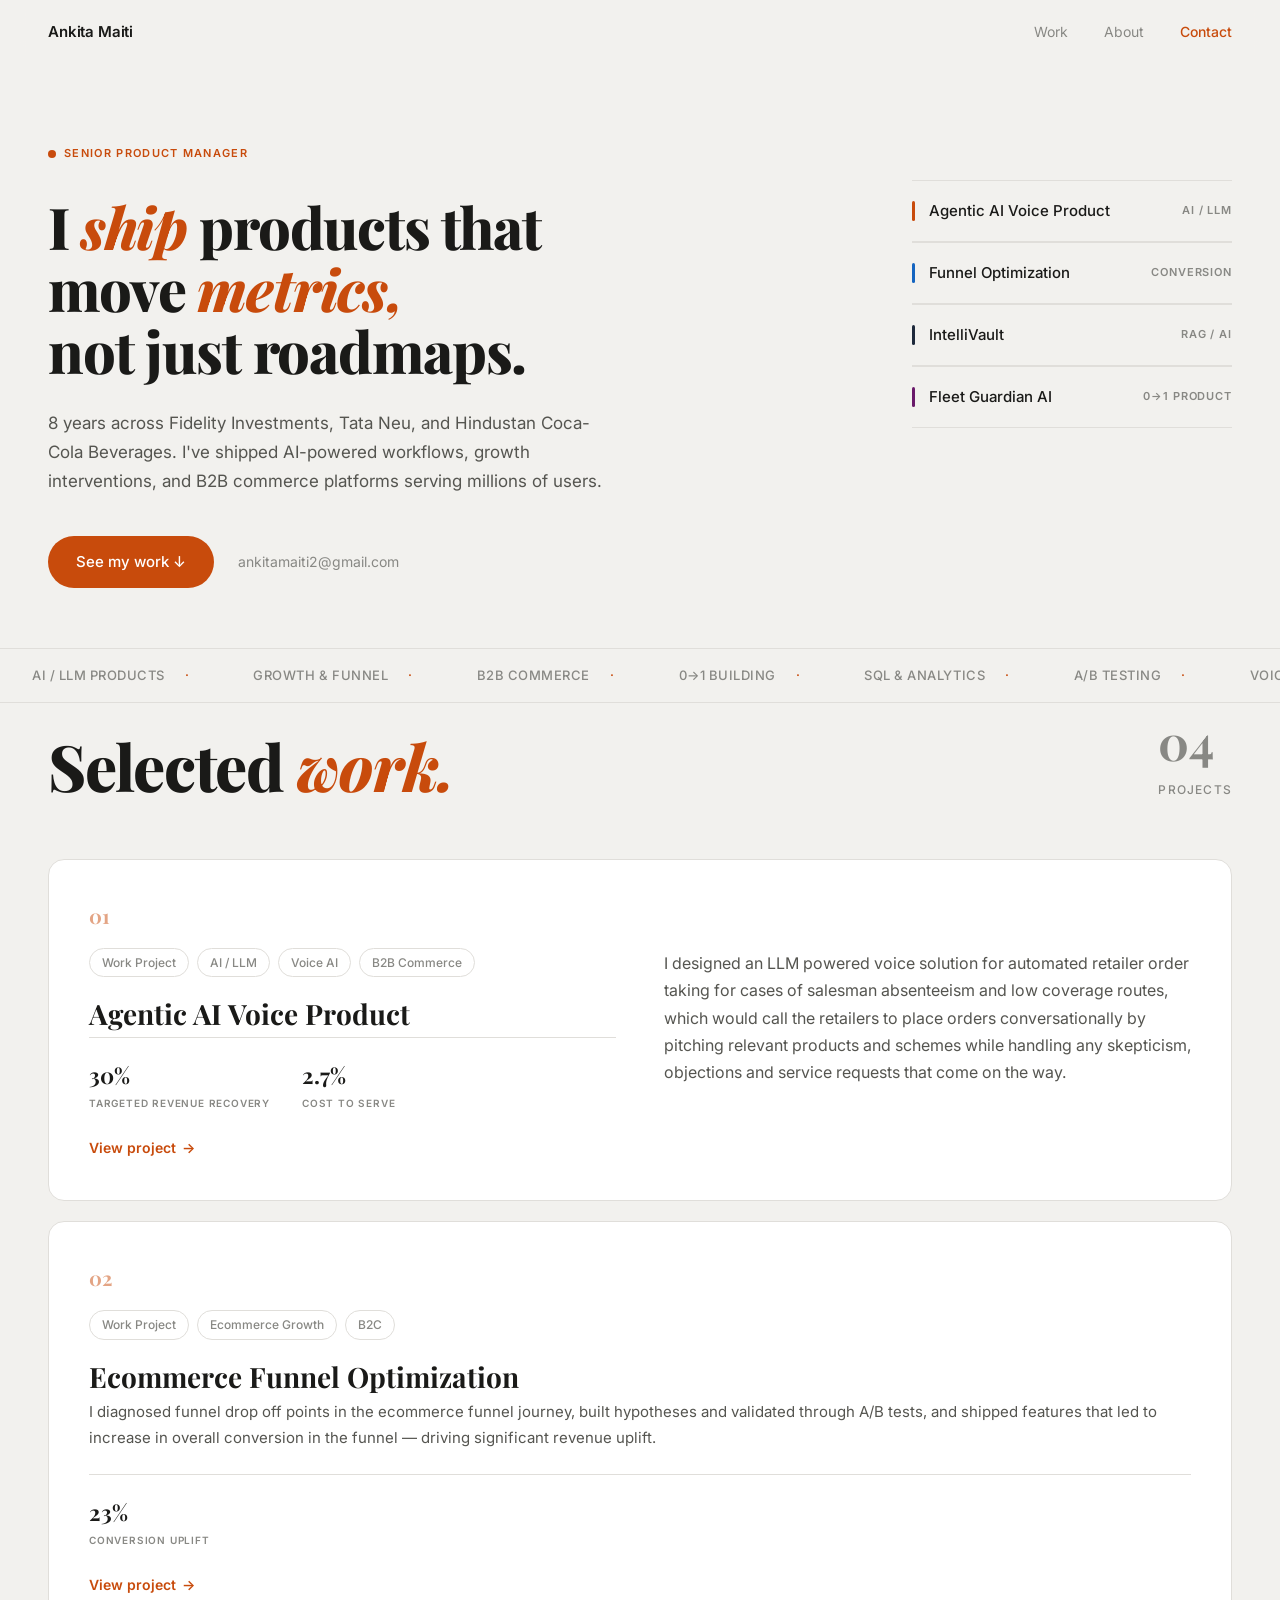
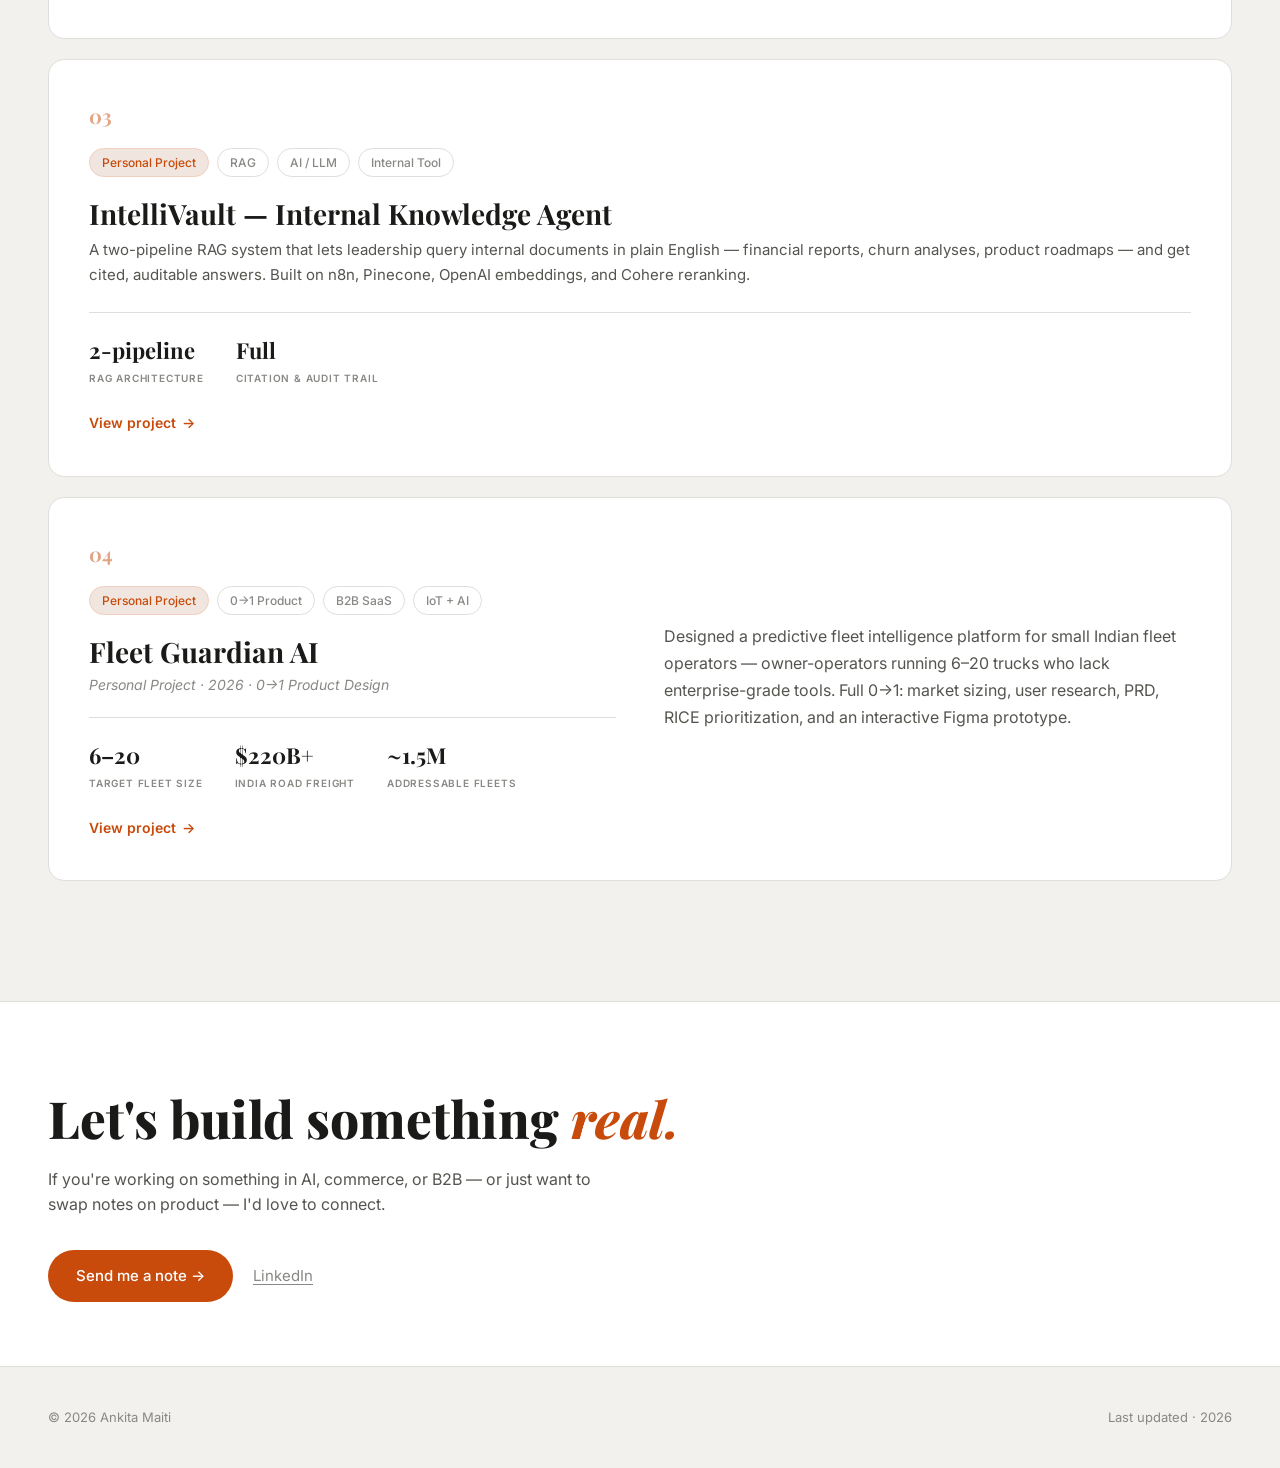
<file: index.html>
<!DOCTYPE html>
<html lang="en">
<head>
  <meta charset="UTF-8" />
  <meta name="viewport" content="width=device-width, initial-scale=1.0" />
  <title>Ankita Maiti — Senior Product Manager</title>
  <link rel="stylesheet" href="styles.css" />
</head>
<body>

<!-- NAV -->
<nav id="nav">
  <a href="index.html" class="nav-logo">Ankita Maiti</a>
  <div class="nav-links">
    <a href="#work">Work</a>
    <a href="about.html">About</a>
    <a href="#contact" class="active">Contact</a>
  </div>
</nav>

<!-- HERO -->
<section class="hero" id="home">
  <div class="hero-left">
    <div class="role-tag"><span class="role-dot"></span> Senior Product Manager</div>
    <h1 class="hero-headline">
      I <em>ship</em> products that move <em>metrics,</em><br>not just roadmaps.
    </h1>
    <p class="hero-sub">
      8 years across Fidelity Investments, Tata Neu, and Hindustan Coca-Cola Beverages.
      I've shipped AI-powered workflows, growth interventions, and B2B commerce platforms
      serving millions of users.
    </p>
    <div class="hero-actions">
      <a href="#work" class="btn-primary">See my work ↓</a>
      <span class="hero-email">ankitamaiti2@gmail.com</span>
    </div>
  </div>

  <!-- SIDEBAR PROJECT LIST -->
  <div class="hero-sidebar">
    <a href="cs-voice-agent.html">
      <div class="sidebar-project">
        <div class="sidebar-left">
          <div class="sidebar-bar" style="background:#c84b0c;"></div>
          <div>
            <div class="sidebar-name">Agentic AI Voice Product</div>
          </div>
        </div>
        <span class="sidebar-tag">AI / LLM</span>
      </div>
    </a>
    <a href="cs-funnel.html">
      <div class="sidebar-project">
        <div class="sidebar-left">
          <div class="sidebar-bar" style="background:#1565c0;"></div>
          <div>
            <div class="sidebar-name">Funnel Optimization</div>
          </div>
        </div>
        <span class="sidebar-tag">Conversion</span>
      </div>
    </a>
    <a href="cs-intellivault.html">
      <div class="sidebar-project">
        <div class="sidebar-left">
          <div class="sidebar-bar" style="background:#1e293b;"></div>
          <div>
            <div class="sidebar-name">IntelliVault</div>
          </div>
        </div>
        <span class="sidebar-tag">RAG / AI</span>
      </div>
    </a>
    <a href="cs-fleet.html">
      <div class="sidebar-project">
        <div class="sidebar-left">
          <div class="sidebar-bar" style="background:#6a1a6a;"></div>
          <div>
            <div class="sidebar-name">Fleet Guardian AI</div>
          </div>
        </div>
        <span class="sidebar-tag">0→1 Product</span>
      </div>
    </a>
  </div>
</section>

<!-- MARQUEE -->
<div class="marquee-wrap">
  <div class="marquee-track">
    <!-- First copy -->
    <span class="marquee-item">AI / LLM Products</span>
    <span class="marquee-item">Growth & Funnel</span>
    <span class="marquee-item">B2B Commerce</span>
    <span class="marquee-item">0→1 Building</span>
    <span class="marquee-item">SQL & Analytics</span>
    <span class="marquee-item">A/B Testing</span>
    <span class="marquee-item">Voice AI</span>
    <span class="marquee-item">IoT & Fleet Tech</span>
    <span class="marquee-item">ISB MBA</span>
    <span class="marquee-item">Prototype-first PM</span>
    <span class="marquee-item">Comfortable in chaos</span>
    <span class="marquee-item">Available for Senior PM roles</span>
    <!-- Second copy for seamless loop -->
    <span class="marquee-item">AI / LLM Products</span>
    <span class="marquee-item">Growth & Funnel</span>
    <span class="marquee-item">B2B Commerce</span>
    <span class="marquee-item">0→1 Building</span>
    <span class="marquee-item">SQL & Analytics</span>
    <span class="marquee-item">A/B Testing</span>
    <span class="marquee-item">Voice AI</span>
    <span class="marquee-item">IoT & Fleet Tech</span>
    <span class="marquee-item">ISB MBA</span>
    <span class="marquee-item">Prototype-first PM</span>
    <span class="marquee-item">Comfortable in chaos</span>
    <span class="marquee-item">Available for Senior PM roles</span>
  </div>
</div>

<!-- WORK -->
<section id="work" style="padding: 0 48px 100px;">
  <div class="work-header">
    <div>
      <h2 class="section-title">Selected <em>work.</em></h2>
    </div>
    <div class="work-count">04<small>Projects</small></div>
  </div>

  <div class="project-cards">

    <!-- FEATURED: Voice Agent -->
    <a href="cs-voice-agent.html" style="display:block;">
      <div class="project-card card-featured">
        <div>
          <div class="card-num">01</div>
          <div class="card-tags">
            <span class="tag">Work Project</span>
            <span class="tag">AI / LLM</span>
            <span class="tag">Voice AI</span>
            <span class="tag">B2B Commerce</span>
          </div>
          <div class="card-title">Agentic AI Voice Product</div>
          <div class="card-metrics">
            <div>
              <div class="metric-val">30%</div>
              <div class="metric-label">Targeted Revenue Recovery</div>
            </div>
            <div>
              <div class="metric-val">2.7%</div>
              <div class="metric-label">Cost to Serve</div>
            </div>
          </div>
          <span class="card-cta">View project</span>
        </div>
        <div class="card-right">
          <p class="card-desc">
            I designed an LLM powered voice solution for automated retailer order taking for cases of salesman absenteeism and low coverage routes, which would call the retailers to place orders conversationally by pitching relevant products and schemes while handling any skepticism, objections and service requests that come on the way.
          </p>
        </div>
      </div>
    </a>

    <!-- Funnel Optimization -->
    <a href="cs-funnel.html" style="display:block;">
      <div class="project-card">
        <div class="card-num">02</div>
        <div class="card-tags">
          <span class="tag">Work Project</span>
          <span class="tag">Ecommerce Growth</span>
          <span class="tag">B2C</span>
        </div>
        <div class="card-title">Ecommerce Funnel Optimization</div>
        <p class="card-desc">
          I diagnosed funnel drop off points in the ecommerce funnel journey, built hypotheses and validated through A/B tests, and shipped features that led to increase in overall conversion in the funnel — driving significant revenue uplift.
        </p>
        <div class="card-metrics">
          <div>
            <div class="metric-val">23%</div>
            <div class="metric-label">Conversion Uplift</div>
          </div>
        </div>
        <span class="card-cta">View project</span>
      </div>
    </a>

    <!-- IntelliVault -->
    <a href="cs-intellivault.html" style="display:block;">
      <div class="project-card">
        <div class="card-num">03</div>
        <div class="card-tags">
          <span class="tag tag-personal">Personal Project</span>
          <span class="tag">RAG</span>
          <span class="tag">AI / LLM</span>
          <span class="tag">Internal Tool</span>
        </div>
        <div class="card-title">IntelliVault — Internal Knowledge Agent</div>
        <p class="card-desc">
          A two-pipeline RAG system that lets leadership query internal documents in plain English — financial reports, churn analyses, product roadmaps — and get cited, auditable answers. Built on n8n, Pinecone, OpenAI embeddings, and Cohere reranking.
        </p>
        <div class="card-metrics">
          <div>
            <div class="metric-val">2-pipeline</div>
            <div class="metric-label">RAG Architecture</div>
          </div>
          <div>
            <div class="metric-val">Full</div>
            <div class="metric-label">Citation & Audit Trail</div>
          </div>
        </div>
        <span class="card-cta">View project</span>
      </div>
    </a>

    <!-- Fleet Guardian -->
    <a href="cs-fleet.html" style="display:block;">
      <div class="project-card card-featured">
        <div>
          <div class="card-num">04</div>
          <div class="card-tags">
            <span class="tag tag-personal">Personal Project</span>
            <span class="tag">0→1 Product</span>
            <span class="tag">B2B SaaS</span>
            <span class="tag">IoT + AI</span>
          </div>
          <div class="card-title">Fleet Guardian AI</div>
          <div class="card-subtitle">Personal Project · 2026 · 0→1 Product Design</div>
          <div class="card-metrics">
            <div>
              <div class="metric-val">6–20</div>
              <div class="metric-label">Target Fleet Size</div>
            </div>
            <div>
              <div class="metric-val">$220B+</div>
              <div class="metric-label">India Road Freight</div>
            </div>
            <div>
              <div class="metric-val">~1.5M</div>
              <div class="metric-label">Addressable Fleets</div>
            </div>
          </div>
          <span class="card-cta">View project</span>
        </div>
        <div class="card-right">
          <p class="card-desc">
            Designed a predictive fleet intelligence platform for small Indian fleet operators
            — owner-operators running 6–20 trucks who lack enterprise-grade tools.
            Full 0→1: market sizing, user research, PRD, RICE prioritization, and an interactive Figma prototype.
          </p>
        </div>
      </div>
    </a>

  </div>
</section>

<!-- CONTACT -->
<section id="contact" style="padding: 64px 48px; background: var(--bg-card); border-top: 1px solid var(--border);">
  <div class="contact-section">
    <h2 class="contact-headline" style="font-size: clamp(32px, 4vw, 56px); margin-bottom: 20px;">
      Let's build something <em>real.</em>
    </h2>
    <p style="font-size:16px; color:#555550; margin-bottom:32px; line-height:1.6; max-width: 560px;">
      If you're working on something in AI, commerce, or B2B — or just want to swap notes on
      product — I'd love to connect.
    </p>
    <div style="display:flex; align-items:center; gap:20px; flex-wrap:wrap;">
      <a href="mailto:ankitamaiti2@gmail.com" class="btn-primary">Send me a note →</a>
      <a href="https://www.linkedin.com/in/ankita-maiti-616724101/" target="_blank" style="font-size:15px; color:var(--muted); text-decoration:underline; text-underline-offset:3px;">LinkedIn</a>
    </div>
  </div>
</section>

<footer>
  <span>© 2026 Ankita Maiti</span>
  <span>Last updated · 2026</span>
</footer>

<script>
  // Nav scroll effect
  const nav = document.getElementById('nav');
  window.addEventListener('scroll', () => {
    nav.classList.toggle('scrolled', window.scrollY > 20);
  });
</script>
</body>
</html>
</file>
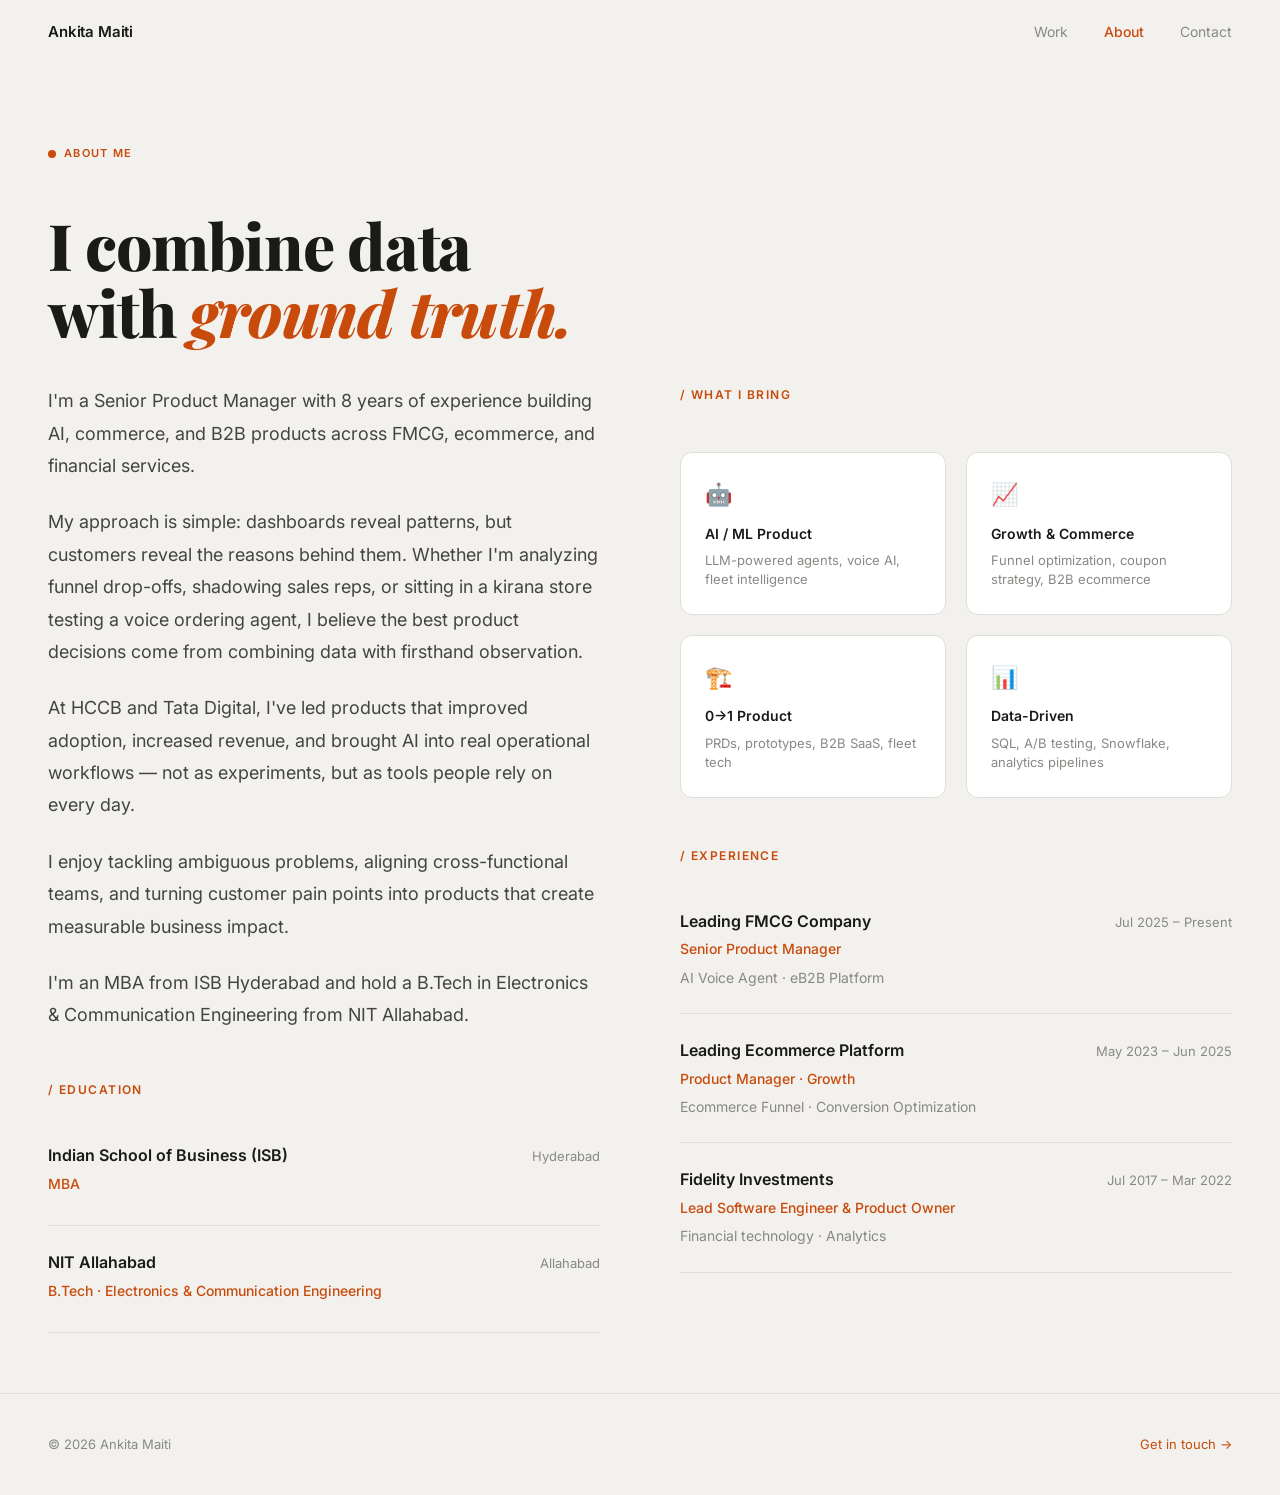
<file: about.html>
<!DOCTYPE html>
<html lang="en">
<head>
  <meta charset="UTF-8" />
  <meta name="viewport" content="width=device-width, initial-scale=1.0" />
  <title>About — Ankita Maiti</title>
  <link rel="stylesheet" href="styles.css" />
</head>
<body>

<nav id="nav">
  <a href="index.html" class="nav-logo">Ankita Maiti</a>
  <div class="nav-links">
    <a href="index.html#work">Work</a>
    <a href="about.html" class="active">About</a>
    <a href="index.html#contact">Contact</a>
  </div>
</nav>

<section style="padding: 140px 48px 60px;">
  <div class="role-tag"><span class="role-dot"></span> About Me</div>
  <h1 class="section-title" style="margin-top: 16px; margin-bottom: 40px;">
    I combine data<br>with <em>ground truth.</em>
  </h1>

  <div class="about-grid">
    <div>
      <div class="about-text">
        <p>
          I'm a Senior Product Manager with 8 years of experience building AI, commerce, and B2B products across FMCG, ecommerce, and financial services.
        </p>
        <p>
          My approach is simple: dashboards reveal patterns, but customers reveal the reasons behind them. Whether I'm analyzing funnel drop-offs, shadowing sales reps, or sitting in a kirana store testing a voice ordering agent, I believe the best product decisions come from combining data with firsthand observation.
        </p>
        <p>
          At HCCB and Tata Digital, I've led products that improved adoption, increased revenue, and brought AI into real operational workflows — not as experiments, but as tools people rely on every day.
        </p>
        <p>
          I enjoy tackling ambiguous problems, aligning cross-functional teams, and turning customer pain points into products that create measurable business impact.
        </p>
        <p>
          I'm an MBA from ISB Hyderabad and hold a B.Tech in Electronics & Communication Engineering from NIT Allahabad.
        </p>
      </div>

      <!-- Education -->
      <div style="margin-top: 48px;">
        <div class="section-label" style="margin-bottom: 20px;">Education</div>
        <div class="exp-item">
          <div class="exp-header">
            <span class="exp-company">Indian School of Business (ISB)</span>
            <span class="exp-years">Hyderabad</span>
          </div>
          <div class="exp-role">MBA</div>
        </div>
        <div class="exp-item">
          <div class="exp-header">
            <span class="exp-company">NIT Allahabad</span>
            <span class="exp-years">Allahabad</span>
          </div>
          <div class="exp-role">B.Tech · Electronics & Communication Engineering</div>
        </div>
      </div>
    </div>

    <div>
      <!-- Skills -->
      <div class="section-label" style="margin-bottom: 20px;">What I Bring</div>
      <div class="skills-grid">
        <div class="skill-box">
          <div class="skill-icon">🤖</div>
          <div class="skill-title">AI / ML Product</div>
          <div class="skill-desc">LLM-powered agents, voice AI, fleet intelligence</div>
        </div>
        <div class="skill-box">
          <div class="skill-icon">📈</div>
          <div class="skill-title">Growth & Commerce</div>
          <div class="skill-desc">Funnel optimization, coupon strategy, B2B ecommerce</div>
        </div>
        <div class="skill-box">
          <div class="skill-icon">🏗️</div>
          <div class="skill-title">0→1 Product</div>
          <div class="skill-desc">PRDs, prototypes, B2B SaaS, fleet tech</div>
        </div>
        <div class="skill-box">
          <div class="skill-icon">📊</div>
          <div class="skill-title">Data-Driven</div>
          <div class="skill-desc">SQL, A/B testing, Snowflake, analytics pipelines</div>
        </div>
      </div>

      <!-- Experience -->
      <div class="experience" style="margin-top: 48px;">
        <div class="section-label" style="margin-bottom: 20px;">Experience</div>
        <div class="exp-item">
          <div class="exp-header">
            <span class="exp-company">Leading FMCG Company</span>
            <span class="exp-years">Jul 2025 – Present</span>
          </div>
          <div class="exp-role">Senior Product Manager</div>
          <div class="exp-note">AI Voice Agent · eB2B Platform</div>
        </div>
        <div class="exp-item">
          <div class="exp-header">
            <span class="exp-company">Leading Ecommerce Platform</span>
            <span class="exp-years">May 2023 – Jun 2025</span>
          </div>
          <div class="exp-role">Product Manager · Growth</div>
          <div class="exp-note">Ecommerce Funnel · Conversion Optimization</div>
        </div>
        <div class="exp-item">
          <div class="exp-header">
            <span class="exp-company">Fidelity Investments</span>
            <span class="exp-years">Jul 2017 – Mar 2022</span>
          </div>
          <div class="exp-role">Lead Software Engineer & Product Owner</div>
          <div class="exp-note">Financial technology · Analytics</div>
        </div>
      </div>
    </div>
  </div>
</section>

<footer>
  <span>© 2026 Ankita Maiti</span>
  <a href="index.html#contact" style="color: var(--orange);">Get in touch →</a>
</footer>

<script>
  const nav = document.getElementById('nav');
  window.addEventListener('scroll', () => nav.classList.toggle('scrolled', window.scrollY > 20));
</script>
</body>
</html>
</file>
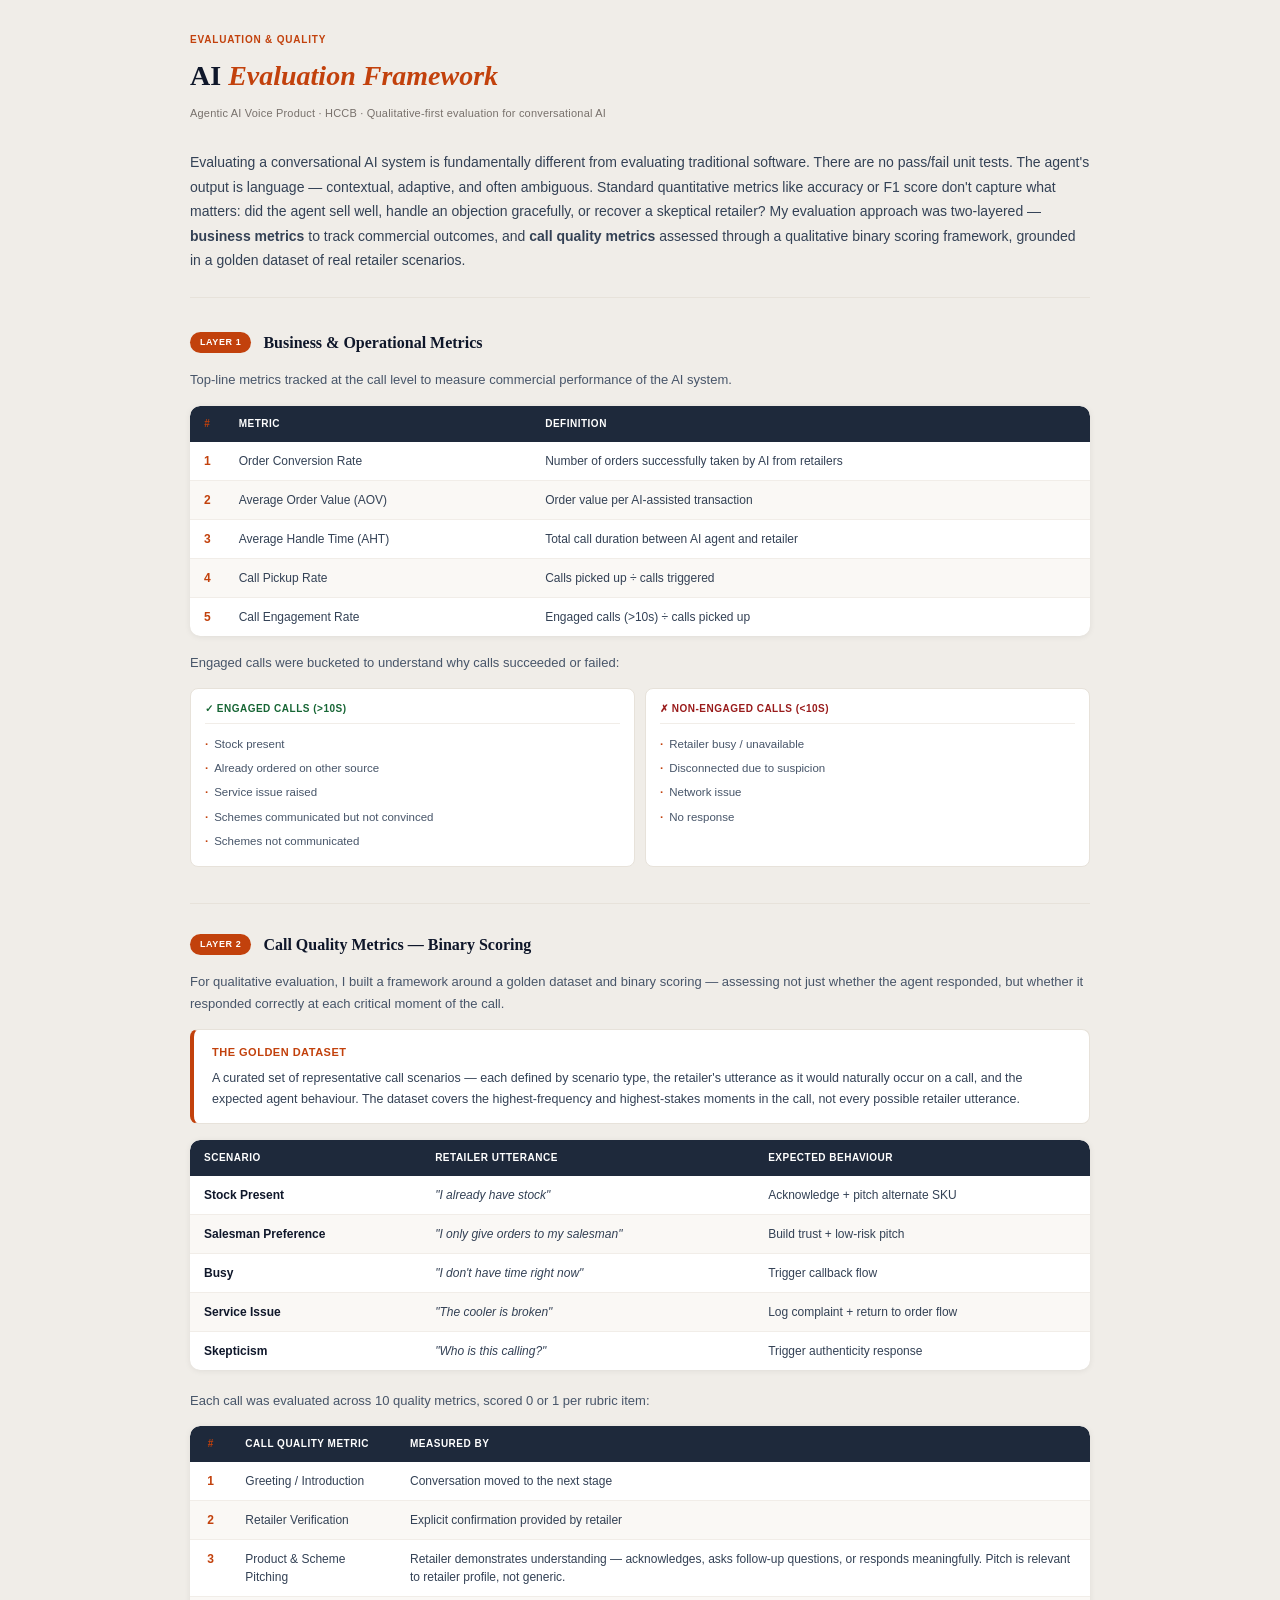
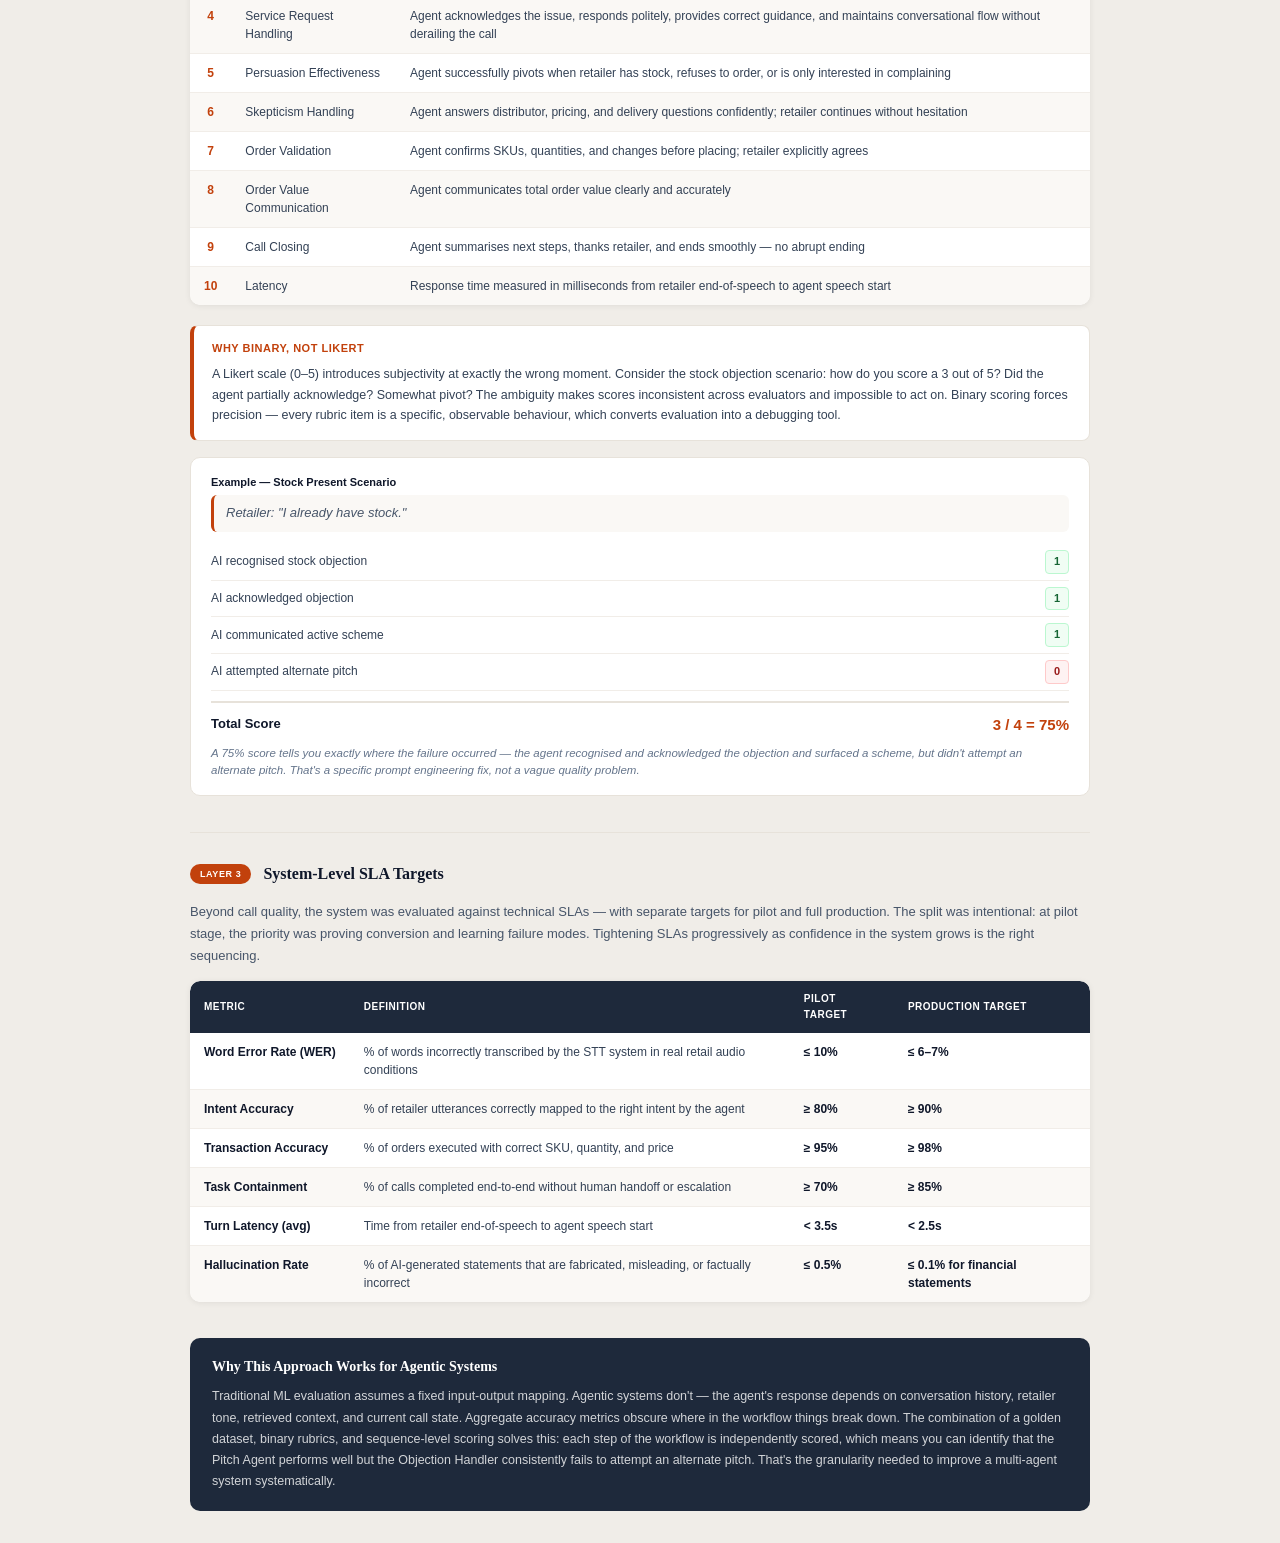
<file: ai_evaluation_framework.html>
<!DOCTYPE html>
<html lang="en">
<head>
<meta charset="UTF-8">
<meta name="viewport" content="width=device-width, initial-scale=1.0">
<title>AI Evaluation Framework — Agentic AI Voice Product</title>
<style>
* { box-sizing: border-box; margin: 0; padding: 0; }
body {
  font-family: 'Segoe UI', Arial, sans-serif;
  background: #F0EDE8;
  padding: 32px 28px;
  color: #1a1a1a;
  line-height: 1.6;
}

.page {
  max-width: 900px;
  margin: 0 auto;
}

/* ── HEADER ── */
.page-eyebrow {
  font-size: 10px;
  font-weight: 700;
  letter-spacing: 0.8px;
  text-transform: uppercase;
  color: #C2410C;
  margin-bottom: 6px;
}
.page-title {
  font-family: 'Georgia', serif;
  font-size: 28px;
  font-weight: 800;
  color: #0F172A;
  margin-bottom: 6px;
}
.page-title span { color: #C2410C; font-style: italic; }
.page-sub {
  font-size: 11px;
  color: #78716C;
  margin-bottom: 28px;
  letter-spacing: 0.2px;
}

/* ── INTRO PARA ── */
.intro {
  font-size: 14px;
  color: #334155;
  line-height: 1.75;
  margin-bottom: 32px;
  padding-bottom: 24px;
  border-bottom: 1px solid #E7E2DA;
}

/* ── LAYER SECTIONS ── */
.layer {
  margin-bottom: 36px;
}

.layer-header {
  display: flex;
  align-items: center;
  gap: 12px;
  margin-bottom: 14px;
}
.layer-badge {
  background: #C2410C;
  color: #fff;
  font-size: 9px;
  font-weight: 700;
  letter-spacing: 0.6px;
  text-transform: uppercase;
  padding: 3px 10px;
  border-radius: 20px;
  flex-shrink: 0;
}
.layer-title {
  font-family: 'Georgia', serif;
  font-size: 16px;
  font-weight: 700;
  color: #0F172A;
}

.layer-desc {
  font-size: 13px;
  color: #475569;
  line-height: 1.7;
  margin-bottom: 14px;
}

/* ── TABLES ── */
.table-wrap {
  overflow-x: auto;
  border-radius: 10px;
  box-shadow: 0 1px 6px rgba(0,0,0,0.07);
  margin-bottom: 16px;
}
table {
  width: 100%;
  border-collapse: collapse;
  font-size: 12px;
  background: #fff;
  border-radius: 10px;
  overflow: hidden;
}
thead tr {
  background: #1E293B;
  color: #fff;
}
thead th {
  padding: 10px 14px;
  text-align: left;
  font-size: 10px;
  font-weight: 700;
  letter-spacing: 0.5px;
  text-transform: uppercase;
}
tbody tr {
  border-bottom: 1px solid #F1EDE8;
}
tbody tr:last-child { border-bottom: none; }
tbody tr:nth-child(even) { background: #FAF8F5; }
tbody td {
  padding: 10px 14px;
  color: #334155;
  vertical-align: top;
  line-height: 1.5;
}
tbody td:first-child {
  font-weight: 700;
  color: #0F172A;
  white-space: nowrap;
}
.num-col {
  color: #C2410C !important;
  font-weight: 700 !important;
  width: 32px;
  text-align: center;
}

/* subtotal rows */
.subtotal-row td {
  background: #FFF0E8 !important;
  font-weight: 700 !important;
  color: #C2410C !important;
  font-size: 11px;
}

/* pilot/prod cells */
.target-cell {
  font-weight: 700;
  color: #0F172A;
}

/* ── CALLOUT BOX ── */
.callout {
  background: #fff;
  border: 1px solid #E7E2DA;
  border-left: 4px solid #C2410C;
  border-radius: 8px;
  padding: 14px 18px;
  margin-bottom: 16px;
}
.callout-title {
  font-size: 11px;
  font-weight: 700;
  color: #C2410C;
  text-transform: uppercase;
  letter-spacing: 0.5px;
  margin-bottom: 6px;
}
.callout-body {
  font-size: 12.5px;
  color: #334155;
  line-height: 1.65;
}

/* ── BINARY SCORING EXAMPLE ── */
.scoring-example {
  background: #fff;
  border: 1px solid #E7E2DA;
  border-radius: 10px;
  padding: 16px 20px;
  margin-top: 14px;
}
.scoring-example-title {
  font-size: 11px;
  font-weight: 700;
  color: #0F172A;
  margin-bottom: 4px;
}
.scoring-utterance {
  font-size: 13px;
  font-style: italic;
  color: #475569;
  margin-bottom: 12px;
  padding: 8px 12px;
  background: #FAF8F5;
  border-radius: 6px;
  border-left: 3px solid #C2410C;
}
.rubric-row {
  display: flex;
  justify-content: space-between;
  align-items: center;
  padding: 6px 0;
  border-bottom: 1px solid #F1EDE8;
  font-size: 12px;
}
.rubric-row:last-of-type { border-bottom: none; }
.rubric-item { color: #334155; }
.rubric-score-1 {
  font-weight: 700;
  color: #166534;
  background: #F0FDF4;
  border: 1px solid #BBF7D0;
  border-radius: 4px;
  padding: 2px 8px;
  font-size: 11px;
}
.rubric-score-0 {
  font-weight: 700;
  color: #991B1B;
  background: #FEF2F2;
  border: 1px solid #FECACA;
  border-radius: 4px;
  padding: 2px 8px;
  font-size: 11px;
}
.rubric-total {
  display: flex;
  justify-content: space-between;
  align-items: center;
  margin-top: 10px;
  padding-top: 10px;
  border-top: 2px solid #E7E2DA;
  font-weight: 700;
  font-size: 13px;
  color: #0F172A;
}
.rubric-total-score {
  color: #C2410C;
  font-size: 15px;
}
.rubric-insight {
  font-size: 11.5px;
  color: #64748B;
  font-style: italic;
  margin-top: 8px;
  line-height: 1.5;
}

/* ── ENGAGEMENT BUCKETS ── */
.buckets {
  display: grid;
  grid-template-columns: 1fr 1fr;
  gap: 10px;
  margin-bottom: 16px;
}
.bucket {
  background: #fff;
  border: 1px solid #E7E2DA;
  border-radius: 8px;
  padding: 12px 14px;
}
.bucket-title {
  font-size: 10px;
  font-weight: 700;
  text-transform: uppercase;
  letter-spacing: 0.5px;
  margin-bottom: 8px;
  padding-bottom: 6px;
  border-bottom: 1px solid #F1EDE8;
}
.bucket-engaged .bucket-title { color: #166534; }
.bucket-not .bucket-title { color: #991B1B; }
.bucket-item {
  font-size: 11.5px;
  color: #475569;
  padding: 3px 0;
  display: flex;
  align-items: flex-start;
  gap: 6px;
}
.bucket-item::before { content: "·"; color: #C2410C; font-weight: 700; flex-shrink: 0; }

/* ── CLOSING NOTE ── */
.closing-note {
  background: #1E293B;
  color: #fff;
  border-radius: 10px;
  padding: 18px 22px;
  margin-top: 32px;
}
.closing-note-title {
  font-family: 'Georgia', serif;
  font-size: 14px;
  font-weight: 700;
  margin-bottom: 8px;
  color: #fff;
}
.closing-note-body {
  font-size: 12.5px;
  color: rgba(255,255,255,0.8);
  line-height: 1.7;
}

/* divider */
.divider {
  height: 1px;
  background: #E7E2DA;
  margin: 28px 0;
}
</style>
</head>
<body>
<div class="page">

  <!-- HEADER -->
  <div class="page-eyebrow">Evaluation & Quality</div>
  <div class="page-title">AI <span>Evaluation Framework</span></div>
  <div class="page-sub">Agentic AI Voice Product · HCCB · Qualitative-first evaluation for conversational AI</div>

  <!-- INTRO -->
  <div class="intro">
    Evaluating a conversational AI system is fundamentally different from evaluating traditional software. There are no pass/fail unit tests. The agent's output is language — contextual, adaptive, and often ambiguous. Standard quantitative metrics like accuracy or F1 score don't capture what matters: did the agent sell well, handle an objection gracefully, or recover a skeptical retailer? My evaluation approach was two-layered — <strong>business metrics</strong> to track commercial outcomes, and <strong>call quality metrics</strong> assessed through a qualitative binary scoring framework, grounded in a golden dataset of real retailer scenarios.
  </div>

  <!-- LAYER 1 -->
  <div class="layer">
    <div class="layer-header">
      <span class="layer-badge">Layer 1</span>
      <span class="layer-title">Business & Operational Metrics</span>
    </div>
    <div class="layer-desc">Top-line metrics tracked at the call level to measure commercial performance of the AI system.</div>

    <div class="table-wrap">
      <table>
        <thead>
          <tr>
            <th class="num-col">#</th>
            <th>Metric</th>
            <th>Definition</th>
          </tr>
        </thead>
        <tbody>
          <tr><td class="num-col">1</td><td>Order Conversion Rate</td><td>Number of orders successfully taken by AI from retailers</td></tr>
          <tr><td class="num-col">2</td><td>Average Order Value (AOV)</td><td>Order value per AI-assisted transaction</td></tr>
          <tr><td class="num-col">3</td><td>Average Handle Time (AHT)</td><td>Total call duration between AI agent and retailer</td></tr>
          <tr><td class="num-col">4</td><td>Call Pickup Rate</td><td>Calls picked up ÷ calls triggered</td></tr>
          <tr><td class="num-col">5</td><td>Call Engagement Rate</td><td>Engaged calls (>10s) ÷ calls picked up</td></tr>
        </tbody>
      </table>
    </div>

    <div class="layer-desc" style="margin-top:14px;">Engaged calls were bucketed to understand why calls succeeded or failed:</div>

    <div class="buckets">
      <div class="bucket bucket-engaged">
        <div class="bucket-title">✓ Engaged Calls (&gt;10s)</div>
        <div class="bucket-item">Stock present</div>
        <div class="bucket-item">Already ordered on other source</div>
        <div class="bucket-item">Service issue raised</div>
        <div class="bucket-item">Schemes communicated but not convinced</div>
        <div class="bucket-item">Schemes not communicated</div>
      </div>
      <div class="bucket bucket-not">
        <div class="bucket-title">✗ Non-Engaged Calls (&lt;10s)</div>
        <div class="bucket-item">Retailer busy / unavailable</div>
        <div class="bucket-item">Disconnected due to suspicion</div>
        <div class="bucket-item">Network issue</div>
        <div class="bucket-item">No response</div>
      </div>
    </div>
  </div>

  <div class="divider"></div>

  <!-- LAYER 2 -->
  <div class="layer">
    <div class="layer-header">
      <span class="layer-badge">Layer 2</span>
      <span class="layer-title">Call Quality Metrics — Binary Scoring</span>
    </div>
    <div class="layer-desc">For qualitative evaluation, I built a framework around a golden dataset and binary scoring — assessing not just whether the agent responded, but whether it responded correctly at each critical moment of the call.</div>

    <!-- Golden Dataset -->
    <div class="callout">
      <div class="callout-title">The Golden Dataset</div>
      <div class="callout-body">A curated set of representative call scenarios — each defined by scenario type, the retailer's utterance as it would naturally occur on a call, and the expected agent behaviour. The dataset covers the highest-frequency and highest-stakes moments in the call, not every possible retailer utterance.</div>
    </div>

    <div class="table-wrap">
      <table>
        <thead>
          <tr>
            <th>Scenario</th>
            <th>Retailer Utterance</th>
            <th>Expected Behaviour</th>
          </tr>
        </thead>
        <tbody>
          <tr><td>Stock Present</td><td><em>"I already have stock"</em></td><td>Acknowledge + pitch alternate SKU</td></tr>
          <tr><td>Salesman Preference</td><td><em>"I only give orders to my salesman"</em></td><td>Build trust + low-risk pitch</td></tr>
          <tr><td>Busy</td><td><em>"I don't have time right now"</em></td><td>Trigger callback flow</td></tr>
          <tr><td>Service Issue</td><td><em>"The cooler is broken"</em></td><td>Log complaint + return to order flow</td></tr>
          <tr><td>Skepticism</td><td><em>"Who is this calling?"</em></td><td>Trigger authenticity response</td></tr>
        </tbody>
      </table>
    </div>

    <!-- 10 metrics -->
    <div class="layer-desc" style="margin-top:20px;">Each call was evaluated across 10 quality metrics, scored 0 or 1 per rubric item:</div>

    <div class="table-wrap">
      <table>
        <thead>
          <tr>
            <th class="num-col">#</th>
            <th>Call Quality Metric</th>
            <th>Measured By</th>
          </tr>
        </thead>
        <tbody>
          <tr><td class="num-col">1</td><td>Greeting / Introduction</td><td>Conversation moved to the next stage</td></tr>
          <tr><td class="num-col">2</td><td>Retailer Verification</td><td>Explicit confirmation provided by retailer</td></tr>
          <tr><td class="num-col">3</td><td>Product & Scheme Pitching</td><td>Retailer demonstrates understanding — acknowledges, asks follow-up questions, or responds meaningfully. Pitch is relevant to retailer profile, not generic.</td></tr>
          <tr><td class="num-col">4</td><td>Service Request Handling</td><td>Agent acknowledges the issue, responds politely, provides correct guidance, and maintains conversational flow without derailing the call</td></tr>
          <tr><td class="num-col">5</td><td>Persuasion Effectiveness</td><td>Agent successfully pivots when retailer has stock, refuses to order, or is only interested in complaining</td></tr>
          <tr><td class="num-col">6</td><td>Skepticism Handling</td><td>Agent answers distributor, pricing, and delivery questions confidently; retailer continues without hesitation</td></tr>
          <tr><td class="num-col">7</td><td>Order Validation</td><td>Agent confirms SKUs, quantities, and changes before placing; retailer explicitly agrees</td></tr>
          <tr><td class="num-col">8</td><td>Order Value Communication</td><td>Agent communicates total order value clearly and accurately</td></tr>
          <tr><td class="num-col">9</td><td>Call Closing</td><td>Agent summarises next steps, thanks retailer, and ends smoothly — no abrupt ending</td></tr>
          <tr><td class="num-col">10</td><td>Latency</td><td>Response time measured in milliseconds from retailer end-of-speech to agent speech start</td></tr>
        </tbody>
      </table>
    </div>

    <!-- Why binary -->
    <div class="callout" style="margin-top:20px;">
      <div class="callout-title">Why Binary, Not Likert</div>
      <div class="callout-body">A Likert scale (0–5) introduces subjectivity at exactly the wrong moment. Consider the stock objection scenario: how do you score a 3 out of 5? Did the agent partially acknowledge? Somewhat pivot? The ambiguity makes scores inconsistent across evaluators and impossible to act on. Binary scoring forces precision — every rubric item is a specific, observable behaviour, which converts evaluation into a debugging tool.</div>
    </div>

    <!-- Scoring example -->
    <div class="scoring-example">
      <div class="scoring-example-title">Example — Stock Present Scenario</div>
      <div class="scoring-utterance">Retailer: "I already have stock."</div>

      <div class="rubric-row">
        <span class="rubric-item">AI recognised stock objection</span>
        <span class="rubric-score-1">1</span>
      </div>
      <div class="rubric-row">
        <span class="rubric-item">AI acknowledged objection</span>
        <span class="rubric-score-1">1</span>
      </div>
      <div class="rubric-row">
        <span class="rubric-item">AI communicated active scheme</span>
        <span class="rubric-score-1">1</span>
      </div>
      <div class="rubric-row">
        <span class="rubric-item">AI attempted alternate pitch</span>
        <span class="rubric-score-0">0</span>
      </div>

      <div class="rubric-total">
        <span>Total Score</span>
        <span class="rubric-total-score">3 / 4 = 75%</span>
      </div>
      <div class="rubric-insight">A 75% score tells you exactly where the failure occurred — the agent recognised and acknowledged the objection and surfaced a scheme, but didn't attempt an alternate pitch. That's a specific prompt engineering fix, not a vague quality problem.</div>
    </div>
  </div>

  <div class="divider"></div>

  <!-- LAYER 3 -->
  <div class="layer">
    <div class="layer-header">
      <span class="layer-badge">Layer 3</span>
      <span class="layer-title">System-Level SLA Targets</span>
    </div>
    <div class="layer-desc">Beyond call quality, the system was evaluated against technical SLAs — with separate targets for pilot and full production. The split was intentional: at pilot stage, the priority was proving conversion and learning failure modes. Tightening SLAs progressively as confidence in the system grows is the right sequencing.</div>

    <div class="table-wrap">
      <table>
        <thead>
          <tr>
            <th>Metric</th>
            <th>Definition</th>
            <th>Pilot Target</th>
            <th>Production Target</th>
          </tr>
        </thead>
        <tbody>
          <tr>
            <td>Word Error Rate (WER)</td>
            <td>% of words incorrectly transcribed by the STT system in real retail audio conditions</td>
            <td class="target-cell">≤ 10%</td>
            <td class="target-cell">≤ 6–7%</td>
          </tr>
          <tr>
            <td>Intent Accuracy</td>
            <td>% of retailer utterances correctly mapped to the right intent by the agent</td>
            <td class="target-cell">≥ 80%</td>
            <td class="target-cell">≥ 90%</td>
          </tr>
          <tr>
            <td>Transaction Accuracy</td>
            <td>% of orders executed with correct SKU, quantity, and price</td>
            <td class="target-cell">≥ 95%</td>
            <td class="target-cell">≥ 98%</td>
          </tr>
          <tr>
            <td>Task Containment</td>
            <td>% of calls completed end-to-end without human handoff or escalation</td>
            <td class="target-cell">≥ 70%</td>
            <td class="target-cell">≥ 85%</td>
          </tr>
          <tr>
            <td>Turn Latency (avg)</td>
            <td>Time from retailer end-of-speech to agent speech start</td>
            <td class="target-cell">&lt; 3.5s</td>
            <td class="target-cell">&lt; 2.5s</td>
          </tr>
          <tr>
            <td>Hallucination Rate</td>
            <td>% of AI-generated statements that are fabricated, misleading, or factually incorrect</td>
            <td class="target-cell">≤ 0.5%</td>
            <td class="target-cell">≤ 0.1% for financial statements</td>
          </tr>
        </tbody>
      </table>
    </div>
  </div>

  <!-- CLOSING NOTE -->
  <div class="closing-note">
    <div class="closing-note-title">Why This Approach Works for Agentic Systems</div>
    <div class="closing-note-body">Traditional ML evaluation assumes a fixed input-output mapping. Agentic systems don't — the agent's response depends on conversation history, retailer tone, retrieved context, and current call state. Aggregate accuracy metrics obscure where in the workflow things break down. The combination of a golden dataset, binary rubrics, and sequence-level scoring solves this: each step of the workflow is independently scored, which means you can identify that the Pitch Agent performs well but the Objection Handler consistently fails to attempt an alternate pitch. That's the granularity needed to improve a multi-agent system systematically.</div>
  </div>

</div>
</body>
</html>
</file>
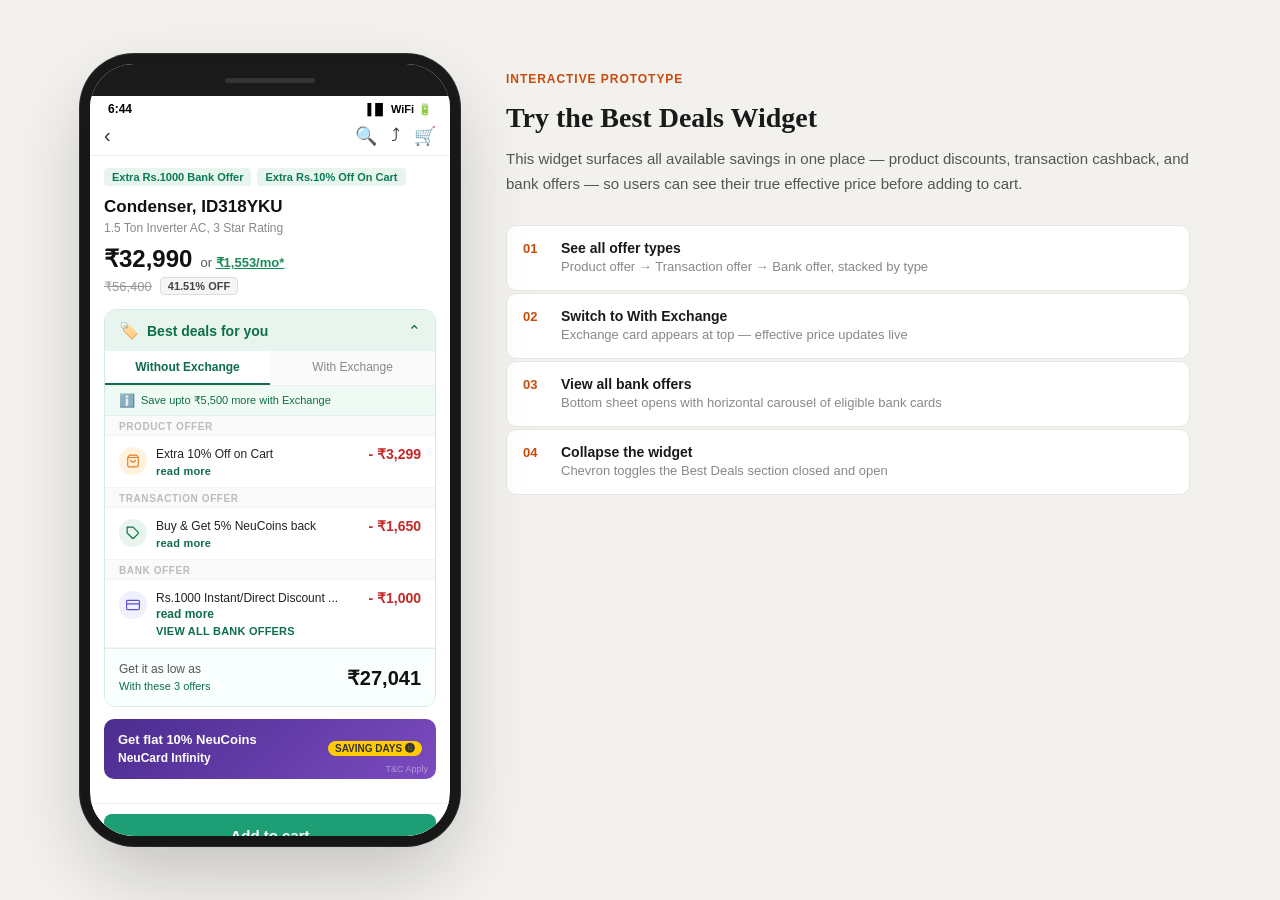
<file: best-deals-prototype.html>
<!DOCTYPE html>
<html lang="en">
<head>
<meta charset="UTF-8" />
<meta name="viewport" content="width=device-width, initial-scale=1.0" />
<title>Best Deals Widget — Tata Neu</title>
<style>
* { box-sizing: border-box; margin: 0; padding: 0; }
body {
  background: #f2f1ee;
  font-family: -apple-system, BlinkMacSystemFont, 'Segoe UI', sans-serif;
  min-height: 100vh;
  display: flex; align-items: center; justify-content: center;
  padding: 40px 24px;
}

/* ── SPLIT LAYOUT ── */
.split {
  display: flex;
  gap: 56px;
  align-items: flex-start;
  max-width: 1100px;
  width: 100%;
}

/* ── LEFT: PHONE FRAME ── */
.phone-wrap { flex-shrink: 0; }
.phone {
  width: 360px;
  background: #fff;
  border-radius: 44px;
  box-shadow: 0 32px 80px rgba(0,0,0,0.22), 0 0 0 10px #1a1a1a, 0 0 0 11px #333;
  overflow: hidden;
  position: relative;
}
.phone-notch {
  background: #1a1a1a; height: 32px;
  display: flex; align-items: center; justify-content: center;
}
.phone-notch-bar { width: 90px; height: 5px; background: #333; border-radius: 3px; }
.status-bar {
  background: #fff; padding: 6px 18px 2px;
  display: flex; justify-content: space-between; align-items: center;
  font-size: 12px; font-weight: 600;
}
.status-icons { display: flex; gap: 4px; align-items: center; font-size: 11px; }
.nav-bar {
  display: flex; align-items: center; justify-content: space-between;
  padding: 6px 14px 8px; border-bottom: 1px solid #f0f0f0;
}
.nav-back { font-size: 20px; color: #333; cursor: pointer; }
.nav-icons { display: flex; gap: 14px; font-size: 18px; color: #333; }

/* SCROLLABLE CONTENT */
.product-scroll { max-height: 680px; overflow-y: auto; }
.product-scroll::-webkit-scrollbar { width: 3px; }
.product-scroll::-webkit-scrollbar-thumb { background: #ddd; }
.product-section { padding: 12px 14px; }

/* OFFER CHIPS above price */
.offer-chips { display: flex; gap: 6px; flex-wrap: wrap; margin-bottom: 10px; }
.offer-chip { background: #e8f5ef; color: #0a7a52; font-size: 11px; font-weight: 600; padding: 3px 8px; border-radius: 4px; }

.product-name { font-size: 17px; font-weight: 700; color: #111; line-height: 1.3; margin-bottom: 3px; }
.product-spec { font-size: 12px; color: #888; margin-bottom: 10px; }
.price-row { display: flex; align-items: baseline; gap: 8px; margin-bottom: 4px; }
.price-main { font-size: 24px; font-weight: 700; color: #111; }
.price-emi { font-size: 13px; color: #555; }
.price-emi span { color: #1a8a5a; text-decoration: underline; font-weight: 600; }
.price-original-row { display: flex; align-items: center; gap: 8px; margin-bottom: 14px; }
.price-original { font-size: 13px; color: #999; text-decoration: line-through; }
.price-badge { background: #f5f5f5; border: 1px solid #ddd; border-radius: 4px; padding: 2px 7px; font-size: 11px; font-weight: 700; color: #444; }

/* ── BEST DEALS WIDGET ── */
.best-deals { border-radius: 12px; overflow: hidden; border: 1px solid #d0ece3; margin-bottom: 12px; }
.bd-header {
  background: #e8f5ef; padding: 11px 14px;
  display: flex; align-items: center; justify-content: space-between;
  cursor: pointer; user-select: none;
}
.bd-header-left { display: flex; align-items: center; gap: 8px; }
.bd-header-icon { font-size: 16px; }
.bd-header-title { font-size: 14px; font-weight: 700; color: #0f6e4a; }
.bd-chevron { font-size: 16px; color: #0f6e4a; transition: transform 0.25s; }
.bd-chevron.open { transform: rotate(180deg); }
.bd-body { background: #fff; }

/* TABS */
.bd-tabs { display: flex; background: #fafafa; border-bottom: 1px solid #eee; }
.bd-tab {
  flex: 1; padding: 9px 6px; text-align: center;
  font-size: 12px; font-weight: 500; color: #888;
  cursor: pointer; border-bottom: 2px solid transparent; user-select: none; transition: all 0.2s;
}
.bd-tab.active { color: #0f6e4a; border-color: #0f6e4a; font-weight: 700; background: #fff; }
.bd-panel { display: none; }
.bd-panel.active { display: block; }

/* INFO BAR */
.info-bar {
  display: flex; align-items: center; gap: 6px;
  padding: 7px 14px; background: #f0faf5;
  border-bottom: 1px solid #e0f0ea;
  font-size: 11px; color: #0f6e4a; font-weight: 500;
}
.info-bar-icon { color: #0f6e4a; font-size: 13px; }

/* OFFER ROWS */
.offer-row {
  display: flex; align-items: flex-start; justify-content: space-between;
  padding: 10px 14px; border-bottom: 1px solid #f4f4f4; gap: 8px;
}
.offer-left { display: flex; align-items: flex-start; gap: 9px; flex: 1; }
.offer-icon {
  width: 28px; height: 28px; border-radius: 50%;
  display: flex; align-items: center; justify-content: center; flex-shrink: 0; margin-top: 1px;
}
.offer-icon.product { background: #fff3e0; }
.offer-icon.txn { background: #e8f5ef; }
.offer-icon.bank { background: #f0f0ff; }
.offer-icon svg { width: 14px; height: 14px; }
.offer-text { flex: 1; min-width: 0; }
.offer-title { font-size: 12px; color: #222; line-height: 1.4; font-weight: 500; }
.offer-sub { font-size: 11px; color: #0f6e4a; font-weight: 700; margin-top: 2px; cursor: pointer; letter-spacing: 0.02em; }
.offer-sub.view-bank { text-transform: uppercase; }
.offer-amount { font-size: 14px; font-weight: 700; color: #c62828; flex-shrink: 0; white-space: nowrap; }

/* SECTION DIVIDER between offer types */
.offer-section-label {
  padding: 5px 14px 3px; font-size: 10px; font-weight: 700;
  text-transform: uppercase; letter-spacing: 0.06em; color: #bbb;
  background: #fafafa; border-bottom: 1px solid #f4f4f4;
}

/* EXCHANGE ROW */
.exchange-card {
  margin: 8px 12px 10px;
  border: 1px solid #cce8da;
  border-radius: 8px; overflow: hidden;
  background: #f4fbf7;
}
.exchange-card-header {
  padding: 8px 12px;
  display: flex; justify-content: space-between; align-items: center;
}
.exchange-card-left { display: flex; align-items: flex-start; gap: 8px; }
.exchange-icon-wrap {
  width: 26px; height: 26px; border-radius: 50%; background: #d4ede0;
  display: flex; align-items: center; justify-content: center; flex-shrink: 0;
}
.exchange-card-title { font-size: 12px; color: #222; font-weight: 500; line-height: 1.4; }
.exchange-card-max { font-size: 13px; font-weight: 700; color: #0f6e4a; white-space: nowrap; }
.select-device-btn {
  display: inline-block; padding: 0 12px 8px 12px;
  font-size: 11px; font-weight: 700; color: #0f6e4a;
  letter-spacing: 0.05em; text-transform: uppercase; cursor: pointer;
}
.exchange-select-wrap { padding: 0 12px 10px; }
.exchange-select {
  width: 100%; padding: 7px 10px; border-radius: 6px;
  border: 1px solid #c0ddd0; font-size: 12px; color: #333;
  background: #fff; appearance: none;
  background-image: url("data:image/svg+xml,%3Csvg xmlns='http://www.w3.org/2000/svg' width='10' height='7' viewBox='0 0 10 7'%3E%3Cpath d='M1 1l4 4 4-4' stroke='%23999' stroke-width='1.5' fill='none' stroke-linecap='round'/%3E%3C/svg%3E");
  background-repeat: no-repeat; background-position: right 10px center;
  cursor: pointer;
}
.exchange-value-row {
  display: none; padding: 6px 12px 10px;
  font-size: 13px; font-weight: 700; color: #0f6e4a;
  text-align: right;
}

/* EFFECTIVE PRICE */
.effective-price {
  padding: 11px 14px; background: #f8fffe;
  border-top: 1px solid #e0f0ea;
  display: flex; justify-content: space-between; align-items: center;
}
.ep-left { font-size: 12px; color: #555; line-height: 1.5; }
.ep-sub { font-size: 11px; color: #0f6e4a; font-weight: 500; }
.ep-price { font-size: 20px; font-weight: 800; color: #111; }

/* NEUCARD BANNER */
.neucard-banner {
  margin: 0 0 12px;
  background: linear-gradient(135deg, #4b2d8f, #7b4bbf);
  border-radius: 10px; padding: 12px 14px;
  display: flex; align-items: center; justify-content: space-between;
  cursor: pointer; position: relative; overflow: hidden;
}
.neucard-text { font-size: 12px; font-weight: 600; color: #fff; line-height: 1.4; }
.neucard-text strong { font-size: 13px; font-weight: 800; display: block; margin-bottom: 1px; }
.neucard-badge { background: #ffcc00; color: #333; font-size: 10px; font-weight: 800; padding: 2px 7px; border-radius: 12px; white-space: nowrap; }
.neucard-tc { position: absolute; right: 8px; bottom: 5px; font-size: 9px; color: rgba(255,255,255,0.45); }

/* ADD TO CART */
.add-to-cart { padding: 10px 14px 16px; background: #fff; border-top: 1px solid #f0f0f0; }
.atc-btn {
  width: 100%; padding: 13px;
  background: #1D9E75; color: #fff;
  border: none; border-radius: 8px;
  font-size: 15px; font-weight: 700; cursor: pointer; transition: background 0.15s;
}
.atc-btn:hover { background: #178860; }
.atc-btn:active { background: #126b4c; }

/* ── BOTTOM SHEET ── */
.sheet-overlay {
  display: none; position: absolute; inset: 0;
  background: rgba(0,0,0,0.45); z-index: 100;
  align-items: flex-end; justify-content: center;
  border-radius: 44px;
}
.sheet-overlay.open { display: flex; }
.sheet {
  width: 100%; background: #fff;
  border-radius: 20px 20px 0 0;
  padding: 20px 0 32px;
  animation: slideUp 0.3s ease;
}
@keyframes slideUp { from { transform: translateY(100%); } to { transform: translateY(0); } }
.sheet-handle { width: 36px; height: 4px; background: #ddd; border-radius: 2px; margin: 0 auto 16px; }
.sheet-header {
  display: flex; justify-content: space-between; align-items: center;
  padding: 0 20px 14px; border-bottom: 1px solid #f0f0f0;
}
.sheet-title { font-size: 16px; font-weight: 700; color: #111; }
.sheet-close { font-size: 22px; color: #888; cursor: pointer; line-height: 1; }

/* HORIZONTAL CAROUSEL */
.bank-carousel {
  display: flex; gap: 12px; overflow-x: auto;
  padding: 16px 20px; scroll-snap-type: x mandatory;
}
.bank-carousel::-webkit-scrollbar { display: none; }
.bank-card {
  min-width: 220px; padding: 14px;
  border: 1px solid #e8e8e8; border-radius: 12px;
  scroll-snap-align: start; flex-shrink: 0; background: #fff;
  position: relative;
}
.bank-card-icon { width: 36px; height: 36px; border-radius: 50%; display: flex; align-items: center; justify-content: center; margin-bottom: 10px; font-size: 18px; }
.bank-card-icon.purple { background: #f0e8ff; }
.bank-card-icon.blue { background: #e8f0ff; }
.bank-card-icon.red { background: #ffe8e8; }
.bank-card-icon.orange { background: #fff3e0; }
.bank-card-title { font-size: 13px; font-weight: 700; color: #111; margin-bottom: 4px; }
.bank-card-save { display: inline-block; background: #e8f5ef; color: #0f6e4a; font-size: 11px; font-weight: 700; padding: 2px 8px; border-radius: 10px; margin-bottom: 8px; }
.bank-card-desc { font-size: 11px; color: #777; line-height: 1.5; }
.bank-card-status { margin-top: 10px; font-size: 11px; font-weight: 700; letter-spacing: 0.05em; }
.bank-card-status.applied { color: #0f6e4a; }
.bank-card-status.eligible { color: #888; }

/* ── RIGHT PANEL ── */
.info-panel { flex: 1; padding-top: 8px; }
.info-label { font-size: 12px; font-weight: 700; color: #c84b0c; letter-spacing: 0.08em; text-transform: uppercase; margin-bottom: 14px; }
.info-heading { font-size: 28px; font-weight: 800; color: #1a1a1a; line-height: 1.25; margin-bottom: 12px; font-family: Georgia, serif; }
.info-desc { font-size: 15px; color: #555; line-height: 1.65; margin-bottom: 28px; }

.steps-list { display: flex; flex-direction: column; gap: 2px; }
.step-item {
  display: flex; gap: 14px; align-items: flex-start;
  padding: 14px 16px; border: 1px solid #e8e6e2; border-radius: 10px;
  cursor: pointer; transition: border-color 0.2s, background 0.2s;
  background: #fff;
}
.step-item:hover { border-color: #c84b0c; background: #fdf8f5; }
.step-num { font-size: 13px; font-weight: 800; color: #c84b0c; flex-shrink: 0; padding-top: 1px; min-width: 24px; }
.step-content {}
.step-title { font-size: 14px; font-weight: 700; color: #1a1a1a; margin-bottom: 2px; }
.step-sub { font-size: 13px; color: #888; line-height: 1.4; }

/* tooltip */
.toast {
  position: fixed; bottom: 28px; left: 50%; transform: translateX(-50%);
  background: rgba(20,20,20,0.88); color: #fff;
  padding: 9px 18px; border-radius: 20px; font-size: 13px; font-weight: 500;
  opacity: 0; pointer-events: none; transition: opacity 0.3s; white-space: nowrap; z-index: 200;
}
.toast.show { opacity: 1; }
</style>
</head>
<body>

<div class="split">

  <!-- ── LEFT: PHONE FRAME ── -->
  <div class="phone-wrap">
    <div class="phone">
      <div class="phone-notch"><div class="phone-notch-bar"></div></div>
      <div class="status-bar">
        <span>6:44</span>
        <div class="status-icons">
          <span>▐▐▌</span><span>WiFi</span><span>🔋</span>
        </div>
      </div>
      <div class="nav-bar">
        <div class="nav-back">‹</div>
        <div class="nav-icons"><span>🔍</span><span>⤴</span><span>🛒</span></div>
      </div>

      <div class="product-scroll">
        <div class="product-section">

          <!-- Offer chips -->
          <div class="offer-chips">
            <div class="offer-chip">Extra Rs.1000 Bank Offer</div>
            <div class="offer-chip">Extra Rs.10% Off On Cart</div>
          </div>

          <div class="product-name">Condenser, ID318YKU</div>
          <div class="product-spec">1.5 Ton Inverter AC, 3 Star Rating</div>
          <div class="price-row">
            <div class="price-main">₹32,990</div>
            <div class="price-emi">or <span>₹1,553/mo*</span></div>
          </div>
          <div class="price-original-row">
            <div class="price-original">₹56,400</div>
            <div class="price-badge">41.51% OFF</div>
          </div>

          <!-- ═══════════════════════════
               BEST DEALS WIDGET
          ═══════════════════════════ -->
          <div class="best-deals">
            <div class="bd-header" onclick="toggleWidget()">
              <div class="bd-header-left">
                <span class="bd-header-icon">🏷️</span>
                <span class="bd-header-title">Best deals for you</span>
              </div>
              <span class="bd-chevron open" id="bd-chevron">⌄</span>
            </div>

            <div class="bd-body" id="bd-body">
              <!-- TABS -->
              <div class="bd-tabs">
                <div class="bd-tab active" id="tab-no" onclick="switchTab('no')">Without Exchange</div>
                <div class="bd-tab" id="tab-with" onclick="switchTab('with')">With Exchange</div>
              </div>

              <!-- ── TAB 1: WITHOUT EXCHANGE ── -->
              <div class="bd-panel active" id="panel-no">
                <!-- Info bar -->
                <div class="info-bar">
                  <span class="info-bar-icon">ℹ️</span>
                  Save upto ₹5,500 more with Exchange
                </div>

                <!-- 1. Product Offer -->
                <div class="offer-section-label">Product Offer</div>
                <div class="offer-row">
                  <div class="offer-left">
                    <div class="offer-icon product">
                      <!-- shopping bag -->
                      <svg viewBox="0 0 24 24" fill="none" stroke="#e67e22" stroke-width="2"><path d="M6 2L3 6v14a2 2 0 002 2h14a2 2 0 002-2V6l-3-4z"/><line x1="3" y1="6" x2="21" y2="6"/><path d="M16 10a4 4 0 01-8 0"/></svg>
                    </div>
                    <div class="offer-text">
                      <div class="offer-title">Extra 10% Off on Cart</div>
                      <div class="offer-sub" onclick="showToast('Applied on final cart value at checkout')">read more</div>
                    </div>
                  </div>
                  <div class="offer-amount">- ₹3,299</div>
                </div>

                <!-- 2. Transaction Offer -->
                <div class="offer-section-label">Transaction Offer</div>
                <div class="offer-row">
                  <div class="offer-left">
                    <div class="offer-icon txn">
                      <!-- tag/coupon -->
                      <svg viewBox="0 0 24 24" fill="none" stroke="#0f6e4a" stroke-width="2"><path d="M20.59 13.41l-7.17 7.17a2 2 0 01-2.83 0L2 12V2h10l8.59 8.59a2 2 0 010 2.82z"/><line x1="7" y1="7" x2="7.01" y2="7"/></svg>
                    </div>
                    <div class="offer-text">
                      <div class="offer-title">Buy & Get 5% NeuCoins back</div>
                      <div class="offer-sub" onclick="showToast('NeuCoins credited within 48h of delivery')">read more</div>
                    </div>
                  </div>
                  <div class="offer-amount">- ₹1,650</div>
                </div>

                <!-- 3. Bank Offer -->
                <div class="offer-section-label">Bank Offer</div>
                <div class="offer-row">
                  <div class="offer-left">
                    <div class="offer-icon bank">
                      <!-- card -->
                      <svg viewBox="0 0 24 24" fill="none" stroke="#5b4fcf" stroke-width="2"><rect x="1" y="4" width="22" height="16" rx="2"/><line x1="1" y1="10" x2="23" y2="10"/></svg>
                    </div>
                    <div class="offer-text">
                      <div class="offer-title">Rs.1000 Instant/Direct Discount ... <span style="color:#0f6e4a;font-weight:700;cursor:pointer;" onclick="showToast('Valid on ICICI, HDFC, SBI, AXIS Credit Cards')">read more</span></div>
                      <div class="offer-sub view-bank" onclick="openSheet()">View all bank offers</div>
                    </div>
                  </div>
                  <div class="offer-amount">- ₹1,000</div>
                </div>

                <div class="effective-price">
                  <div class="ep-left">Get it as low as
                    <div class="ep-sub">With these 3 offers</div>
                  </div>
                  <div class="ep-price">₹27,041</div>
                </div>
              </div>

              <!-- ── TAB 2: WITH EXCHANGE ── -->
              <div class="bd-panel" id="panel-with">

                <!-- Exchange card at top -->
                <div class="exchange-card">
                  <div class="exchange-card-header">
                    <div class="exchange-card-left">
                      <div class="exchange-icon-wrap">
                        <svg width="14" height="14" viewBox="0 0 24 24" fill="none" stroke="#0f6e4a" stroke-width="2"><path d="M8 7h12M8 7l4-4M8 7l4 4M16 17H4M16 17l-4 4M16 17l-4-4"/></svg>
                      </div>
                      <div class="offer-text">
                        <div class="offer-title">Save more with Exchange</div>
                      </div>
                    </div>
                    <div class="exchange-card-max">Upto ₹5,500</div>
                  </div>
                  <div class="select-device-btn" onclick="toggleExchangeSelect()">SELECT DEVICE</div>
                  <div class="exchange-select-wrap" id="exchange-select-wrap" style="display:none;">
                    <select class="exchange-select" onchange="updateExchange(this)">
                      <option value="0">-- Choose your old AC / appliance --</option>
                      <option value="5500">1.5T Split AC, Good Condition — ₹5,500</option>
                      <option value="4500">1T Window AC, Good Condition — ₹4,500</option>
                      <option value="3000">1.5T Split AC, Fair Condition — ₹3,000</option>
                      <option value="2000">Window AC, Any Condition — ₹2,000</option>
                      <option value="1000">Any appliance (Damaged) — ₹1,000</option>
                    </select>
                    <div class="exchange-value-row" id="exchange-value-row"></div>
                  </div>
                </div>

                <!-- 1. Product Offer -->
                <div class="offer-section-label">Product Offer</div>
                <div class="offer-row">
                  <div class="offer-left">
                    <div class="offer-icon product">
                      <svg viewBox="0 0 24 24" fill="none" stroke="#e67e22" stroke-width="2"><path d="M6 2L3 6v14a2 2 0 002 2h14a2 2 0 002-2V6l-3-4z"/><line x1="3" y1="6" x2="21" y2="6"/><path d="M16 10a4 4 0 01-8 0"/></svg>
                    </div>
                    <div class="offer-text">
                      <div class="offer-title">Extra 10% Off on Cart</div>
                      <div class="offer-sub" onclick="showToast('Applied on final cart value at checkout')">read more</div>
                    </div>
                  </div>
                  <div class="offer-amount">- ₹3,299</div>
                </div>

                <!-- 2. Transaction Offer -->
                <div class="offer-section-label">Transaction Offer</div>
                <div class="offer-row">
                  <div class="offer-left">
                    <div class="offer-icon txn">
                      <svg viewBox="0 0 24 24" fill="none" stroke="#0f6e4a" stroke-width="2"><path d="M20.59 13.41l-7.17 7.17a2 2 0 01-2.83 0L2 12V2h10l8.59 8.59a2 2 0 010 2.82z"/><line x1="7" y1="7" x2="7.01" y2="7"/></svg>
                    </div>
                    <div class="offer-text">
                      <div class="offer-title">Buy & Get 5% NeuCoins back</div>
                      <div class="offer-sub" onclick="showToast('NeuCoins credited within 48h of delivery')">read more</div>
                    </div>
                  </div>
                  <div class="offer-amount">- ₹1,650</div>
                </div>

                <!-- 3. Bank Offer -->
                <div class="offer-section-label">Bank Offer</div>
                <div class="offer-row">
                  <div class="offer-left">
                    <div class="offer-icon bank">
                      <svg viewBox="0 0 24 24" fill="none" stroke="#5b4fcf" stroke-width="2"><rect x="1" y="4" width="22" height="16" rx="2"/><line x1="1" y1="10" x2="23" y2="10"/></svg>
                    </div>
                    <div class="offer-text">
                      <div class="offer-title">Rs.1000 Instant/Direct Discount ... <span style="color:#0f6e4a;font-weight:700;cursor:pointer;" onclick="showToast('Valid on ICICI, HDFC, SBI, AXIS Credit Cards')">read more</span></div>
                      <div class="offer-sub view-bank" onclick="openSheet()">View all bank offers</div>
                    </div>
                  </div>
                  <div class="offer-amount">- ₹1,000</div>
                </div>

                <div class="effective-price">
                  <div class="ep-left">Get it as low as
                    <div class="ep-sub" id="with-offer-count">With these 3 offers</div>
                  </div>
                  <div class="ep-price" id="with-final-price">₹27,041</div>
                </div>
              </div>

            </div><!-- /bd-body -->
          </div><!-- /best-deals -->

          <!-- NeuCard Banner -->
          <div class="neucard-banner">
            <div class="neucard-text">
              <strong>Get flat 10% NeuCoins</strong>
              NeuCard Infinity
            </div>
            <div class="neucard-badge">SAVING DAYS 🅝</div>
            <div class="neucard-tc">T&amp;C Apply</div>
          </div>

        </div><!-- /product-section -->

        <div class="add-to-cart">
          <button class="atc-btn" onclick="showToast('Added to cart! 🎉')">Add to cart</button>
        </div>
      </div><!-- /product-scroll -->

      <!-- BOTTOM SHEET inside phone for correct overflow clipping -->
      <div class="sheet-overlay" id="sheet-overlay" onclick="closeSheetOnBg(event)">
        <div class="sheet" id="sheet">
          <div class="sheet-handle"></div>
          <div class="sheet-header">
            <div class="sheet-title">Bank Offers</div>
            <div class="sheet-close" onclick="closeSheet()">✕</div>
          </div>
          <div class="bank-carousel">
            <div class="bank-card">
              <div class="bank-card-icon purple">💳</div>
              <div class="bank-card-title">Rs.1000 Instant/Direct Discount</div>
              <div class="bank-card-save">Save upto ₹1,000</div>
              <div class="bank-card-desc">Rs.1000 Instant/Direct Discount on ICICI, HDFC, SBI, AXIS Bank Credit Cards</div>
              <div class="bank-card-status applied">● APPLIED</div>
            </div>
            <div class="bank-card">
              <div class="bank-card-icon blue">🏦</div>
              <div class="bank-card-title">ICICI 5% Cashback</div>
              <div class="bank-card-save">Save upto ₹1,649</div>
              <div class="bank-card-desc">5% cashback on ICICI Bank Credit Cards. Max ₹1,649. Min cart ₹15,000</div>
              <div class="bank-card-status eligible">CHECK ELIGIBILITY</div>
            </div>
            <div class="bank-card">
              <div class="bank-card-icon red">🏧</div>
              <div class="bank-card-title">SBI Card EMI Offer</div>
              <div class="bank-card-save">Save upto ₹800</div>
              <div class="bank-card-desc">0% processing fee + ₹800 off on SBI Credit Card 6-month EMI</div>
              <div class="bank-card-status eligible">CHECK ELIGIBILITY</div>
            </div>
            <div class="bank-card">
              <div class="bank-card-icon orange">💰</div>
              <div class="bank-card-title">Axis Magnus Offer</div>
              <div class="bank-card-save">Save upto ₹1,200</div>
              <div class="bank-card-desc">₹1,200 instant discount on Axis Magnus Credit Card above ₹25,000</div>
              <div class="bank-card-status eligible">CHECK ELIGIBILITY</div>
            </div>
          </div>
        </div>
      </div>

    </div><!-- /phone -->
  </div><!-- /phone-wrap -->


  <!-- ── RIGHT: INFO PANEL ── -->
  <div class="info-panel">
    <div class="info-label">Interactive Prototype</div>
    <div class="info-heading">Try the Best Deals Widget</div>
    <div class="info-desc">
      This widget surfaces all available savings in one place — product discounts,
      transaction cashback, and bank offers — so users can see their true effective price before adding to cart.
    </div>

    <div class="steps-list">
      <div class="step-item" onclick="switchTab('no'); showToast('Without Exchange tab active')">
        <div class="step-num">01</div>
        <div class="step-content">
          <div class="step-title">See all offer types</div>
          <div class="step-sub">Product offer → Transaction offer → Bank offer, stacked by type</div>
        </div>
      </div>
      <div class="step-item" onclick="switchTab('with'); toggleExchangeSelectShow(); showToast('Switched to With Exchange — select a device!')">
        <div class="step-num">02</div>
        <div class="step-content">
          <div class="step-title">Switch to With Exchange</div>
          <div class="step-sub">Exchange card appears at top — effective price updates live</div>
        </div>
      </div>
      <div class="step-item" onclick="openSheet()">
        <div class="step-num">03</div>
        <div class="step-content">
          <div class="step-title">View all bank offers</div>
          <div class="step-sub">Bottom sheet opens with horizontal carousel of eligible bank cards</div>
        </div>
      </div>
      <div class="step-item" onclick="toggleWidget(); showToast('Widget collapsed / expanded')">
        <div class="step-num">04</div>
        <div class="step-content">
          <div class="step-title">Collapse the widget</div>
          <div class="step-sub">Chevron toggles the Best Deals section closed and open</div>
        </div>
      </div>
    </div>
  </div>

</div><!-- /split -->


<div class="toast" id="toast"></div>

<script>
  var widgetOpen = true;
  var activeTab = 'no';
  var exchangeVal = 0;
  var basePrice = 32990;
  var productOff = 3299;
  var neucoinsOff = 1650;
  var bankOff = 1000;
  var baseEffective = basePrice - productOff - neucoinsOff - bankOff; // 27,041

  function toggleWidget() {
    widgetOpen = !widgetOpen;
    document.getElementById('bd-body').style.display = widgetOpen ? 'block' : 'none';
    document.getElementById('bd-chevron').classList.toggle('open', widgetOpen);
  }

  function switchTab(tab) {
    activeTab = tab;
    ['no','with'].forEach(function(t) {
      document.getElementById('tab-' + t).classList.toggle('active', t === tab);
      document.getElementById('panel-' + t).classList.toggle('active', t === tab);
    });
  }

  var selectVisible = false;
  function toggleExchangeSelect() {
    selectVisible = !selectVisible;
    document.getElementById('exchange-select-wrap').style.display = selectVisible ? 'block' : 'none';
  }
  function toggleExchangeSelectShow() {
    selectVisible = true;
    document.getElementById('exchange-select-wrap').style.display = 'block';
  }

  function updateExchange(sel) {
    exchangeVal = parseInt(sel.value) || 0;
    var valueRow = document.getElementById('exchange-value-row');
    var finalPrice = document.getElementById('with-final-price');
    var offerCount = document.getElementById('with-offer-count');

    if (exchangeVal === 0) {
      valueRow.style.display = 'none';
      finalPrice.textContent = '₹' + fmt(baseEffective);
      offerCount.textContent = 'With these 3 offers';
    } else {
      valueRow.style.display = 'block';
      valueRow.textContent = 'Exchange value: - ₹' + fmt(exchangeVal);
      var effective = baseEffective - exchangeVal;
      finalPrice.textContent = '₹' + fmt(effective);
      offerCount.textContent = 'With these 4 offers';
      showToast('Exchange applied: - ₹' + fmt(exchangeVal));
    }
  }

  function fmt(n) { return n.toLocaleString('en-IN'); }

  function openSheet() { document.getElementById('sheet-overlay').classList.add('open'); }
  function closeSheet() { document.getElementById('sheet-overlay').classList.remove('open'); }
  function closeSheetOnBg(e) { if (e.target === document.getElementById('sheet-overlay')) closeSheet(); }

  var toastTimer;
  function showToast(msg) {
    var el = document.getElementById('toast');
    el.textContent = msg;
    el.classList.add('show');
    clearTimeout(toastTimer);
    toastTimer = setTimeout(function() { el.classList.remove('show'); }, 2200);
  }
</script>
</body>
</html>
</file>
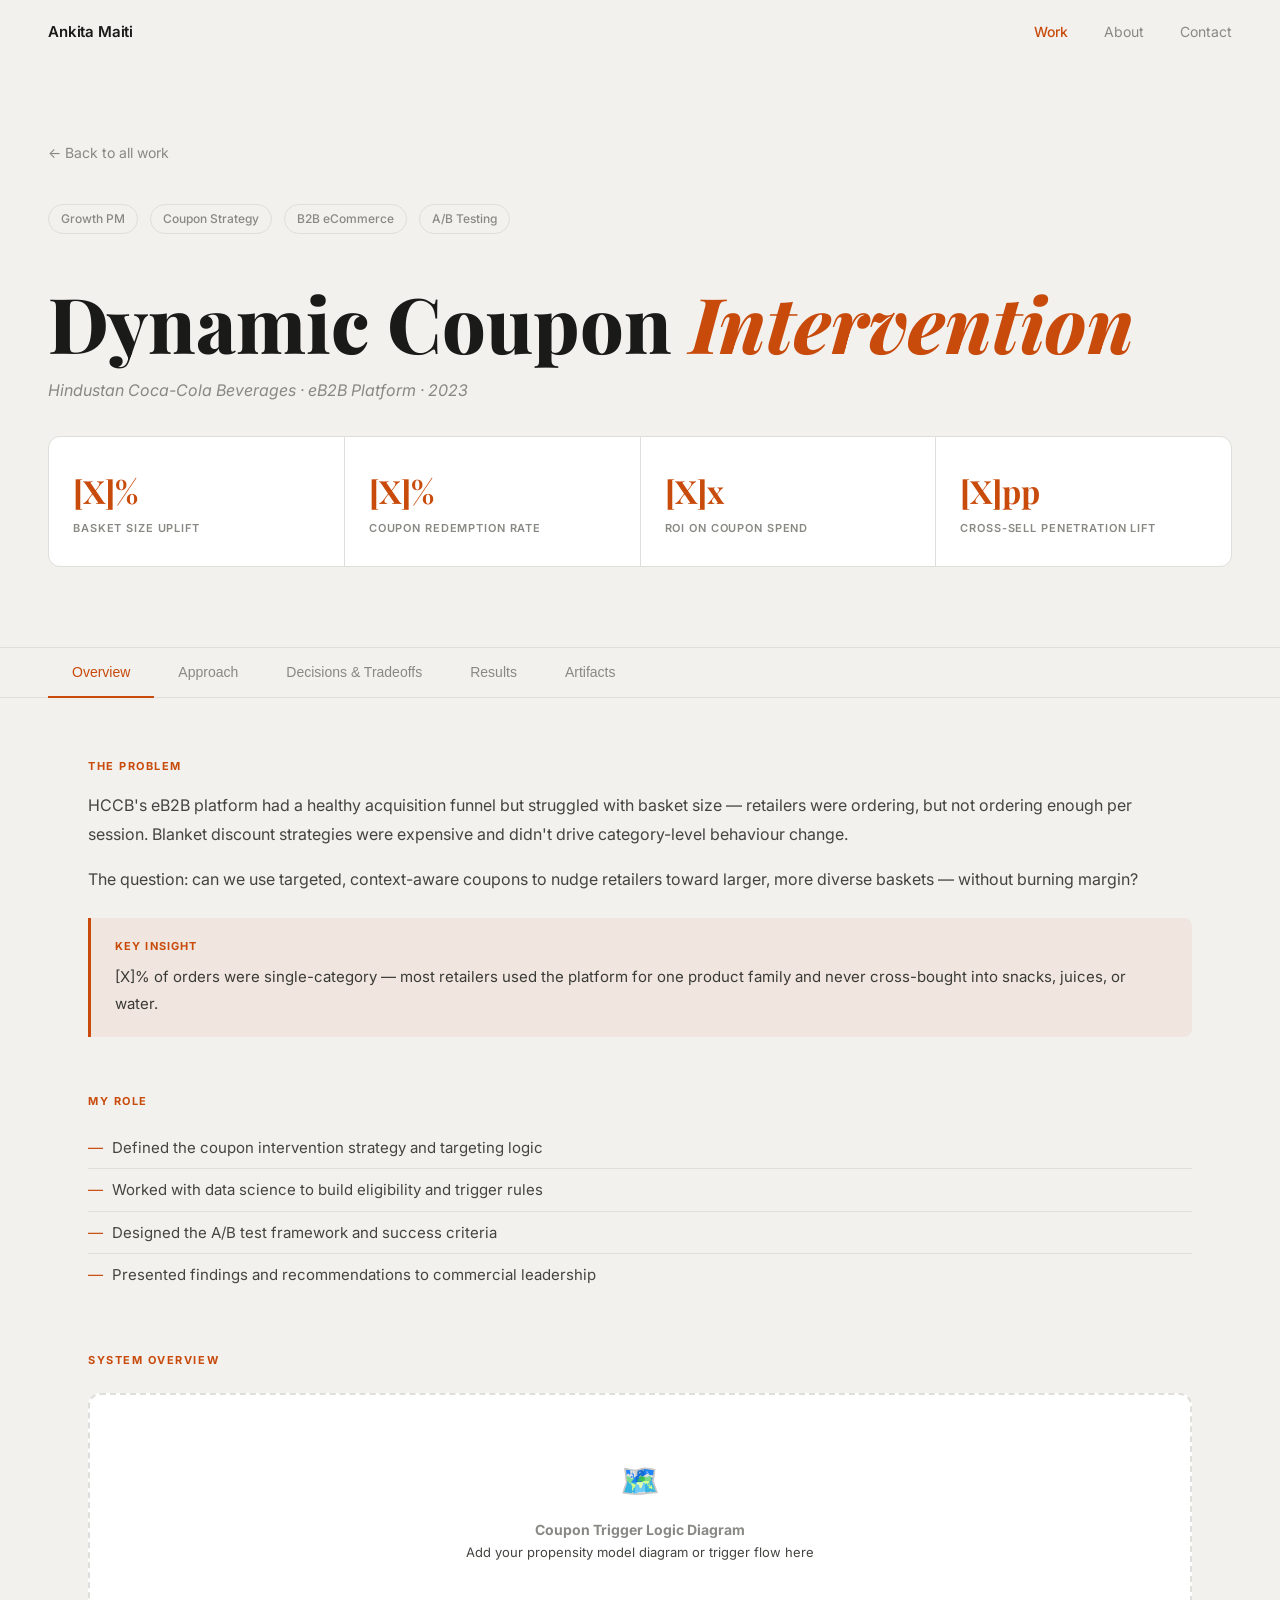
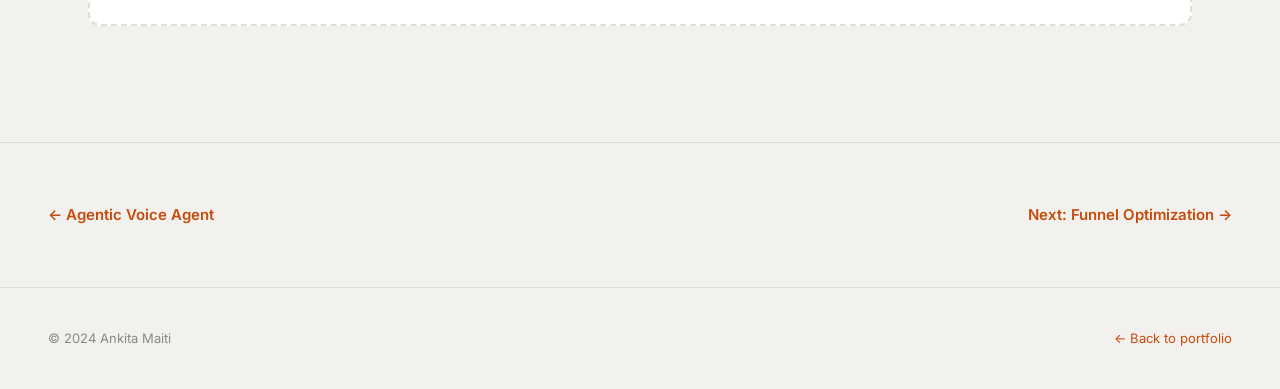
<file: cs-coupon.html>
<!DOCTYPE html>
<html lang="en">
<head>
  <meta charset="UTF-8" />
  <meta name="viewport" content="width=device-width, initial-scale=1.0" />
  <title>Dynamic Coupon Intervention — Ankita Maiti</title>
  <link rel="stylesheet" href="styles.css" />
</head>
<body>

<nav id="nav">
  <a href="index.html" class="nav-logo">Ankita Maiti</a>
  <div class="nav-links">
    <a href="index.html#work" class="active">Work</a>
    <a href="about.html">About</a>
    <a href="index.html#contact">Contact</a>
  </div>
</nav>

<div class="cs-hero">
  <a href="index.html" class="cs-back">← Back to all work</a>
  <div class="cs-meta">
    <span class="tag">Growth PM</span>
    <span class="tag">Coupon Strategy</span>
    <span class="tag">B2B eCommerce</span>
    <span class="tag">A/B Testing</span>
  </div>
  <h1 class="cs-title">Dynamic Coupon <em>Intervention</em></h1>
  <p class="cs-subtitle">Hindustan Coca-Cola Beverages · eB2B Platform · 2023</p>

  <div class="cs-metrics">
    <div class="cs-metric">
      <div class="cs-metric-val">[X]%</div>
      <div class="cs-metric-label">Basket Size Uplift</div>
    </div>
    <div class="cs-metric">
      <div class="cs-metric-val">[X]%</div>
      <div class="cs-metric-label">Coupon Redemption Rate</div>
    </div>
    <div class="cs-metric">
      <div class="cs-metric-val">[X]x</div>
      <div class="cs-metric-label">ROI on Coupon Spend</div>
    </div>
    <div class="cs-metric">
      <div class="cs-metric-val">[X]pp</div>
      <div class="cs-metric-label">Cross-sell Penetration Lift</div>
    </div>
  </div>
</div>

<div class="tabs">
  <div class="tab-list">
    <button class="tab-btn active" onclick="switchTab('overview', this)">Overview</button>
    <button class="tab-btn" onclick="switchTab('approach', this)">Approach</button>
    <button class="tab-btn" onclick="switchTab('decisions', this)">Decisions & Tradeoffs</button>
    <button class="tab-btn" onclick="switchTab('results', this)">Results</button>
    <button class="tab-btn" onclick="switchTab('artifacts', this)">Artifacts</button>
  </div>
</div>

<div class="tab-panel active" id="tab-overview">
  <div class="cs-section">
    <div class="cs-section-label">The Problem</div>
    <p>
      HCCB's eB2B platform had a healthy acquisition funnel but struggled with basket size —
      retailers were ordering, but not ordering enough per session. Blanket discount strategies
      were expensive and didn't drive category-level behaviour change.
    </p>
    <p>
      The question: can we use targeted, context-aware coupons to nudge retailers toward larger,
      more diverse baskets — without burning margin?
    </p>
    <div class="callout">
      <div class="callout-label">Key Insight</div>
      <p>[X]% of orders were single-category — most retailers used the platform for one product family and never cross-bought into snacks, juices, or water.</p>
    </div>
  </div>

  <div class="cs-section">
    <div class="cs-section-label">My Role</div>
    <ul>
      <li>Defined the coupon intervention strategy and targeting logic</li>
      <li>Worked with data science to build eligibility and trigger rules</li>
      <li>Designed the A/B test framework and success criteria</li>
      <li>Presented findings and recommendations to commercial leadership</li>
    </ul>
  </div>

  <div class="cs-section">
    <div class="cs-section-label">System Overview</div>
    <div class="image-placeholder" onclick="alert('Replace with your coupon trigger flow or system diagram')">
      <div class="image-placeholder-icon">🗺️</div>
      <strong>Coupon Trigger Logic Diagram</strong>
      <p>Add your propensity model diagram or trigger flow here</p>
    </div>
  </div>
</div>

<div class="tab-panel" id="tab-approach">
  <div class="cs-section">
    <div class="cs-section-label">The Approach</div>
    <div class="steps">
      <div class="step">
        <div class="step-num"></div>
        <h4>Diagnosing the Problem</h4>
        <p>Pulled order-level data across [X] retailer cohorts over [X] months. Identified that [X]% of orders were single-category — most retailers were using the platform for one product family and not cross-buying into snacks, juices, or water.</p>
      </div>
      <div class="step">
        <div class="step-num"></div>
        <h4>Designing the Intervention</h4>
        <p>Designed a dynamic coupon trigger: when a retailer's cart hits a threshold value in Category A, they receive a contextual coupon offer for Category B. The offer appears at checkout — not earlier — to avoid cart abandonment from distraction.</p>
        <p style="margin-top:12px;">Worked with the data science team to build retailer-level propensity scores so the nudge was relevant (e.g., a retailer who historically buys juice occasionally gets a juice coupon, not a water coupon).</p>
      </div>
      <div class="step">
        <div class="step-num"></div>
        <h4>Testing and Measurement</h4>
        <p>Ran a controlled A/B test across [X] outlets for [X] weeks. Treatment group received dynamic contextual coupons; control group saw standard blanket discounts. Measured basket size, category penetration, and coupon redemption rate.</p>
      </div>
    </div>
  </div>

  <div class="cs-section">
    <div class="cs-section-label">UX: Checkout Coupon Placement</div>
    <div class="image-placeholder" onclick="alert('Replace with your checkout UI mock or before/after screenshots')">
      <div class="image-placeholder-icon">🛒</div>
      <strong>Checkout UI Mock</strong>
      <p>Add a before/after screenshot of the coupon placement in checkout</p>
    </div>
  </div>
</div>

<div class="tab-panel" id="tab-decisions">
  <div class="cs-section">
    <div class="cs-section-label">Key Decisions & Tradeoffs</div>
    <div class="tradeoffs">
      <div class="tradeoff-card">
        <h4>Checkout timing over browse-time offer</h4>
        <p>Tested both placements. Checkout placement had [X]% higher redemption with lower cart abandonment — showing the offer when intent was highest.</p>
      </div>
      <div class="tradeoff-card">
        <h4>Propensity-based targeting over universal offers</h4>
        <p>Higher cost to build, but significantly better ROI. Blanket offers had low relevance — a retailer who never buys juice doesn't respond to a juice coupon.</p>
      </div>
      <div class="tradeoff-card">
        <h4>Capped coupon value at ₹[X]</h4>
        <p>Ensured margin neutrality at scale while still driving behaviour change. Going higher drove redemption but eroded margin beyond acceptable range.</p>
      </div>
      <div class="tradeoff-card">
        <h4>Sequential tests over single big release</h4>
        <p>Isolated signal from each variable. Harder to ship but produced clean, defensible learnings for commercial leadership.</p>
      </div>
    </div>
  </div>

  <div class="cs-section">
    <div class="cs-section-label">What I'd Do Differently</div>
    <div class="callout">
      <div class="callout-label">Retrospective</div>
      <p>I'd push for a longer test window. [X] weeks was enough for statistical significance on basket size, but not enough to measure whether the behaviour change persisted after coupons were removed. Understanding stickiness vs. dependency would have strengthened the rollout case.</p>
    </div>
  </div>
</div>

<div class="tab-panel" id="tab-results">
  <div class="cs-section">
    <div class="cs-section-label">Results</div>
    <ul>
      <li>[X]% increase in average basket size in the treatment group</li>
      <li>[X]% coupon redemption rate vs. [X]% industry benchmark</li>
      <li>[X]x ROI on coupon investment — approved for national rollout</li>
      <li>Category cross-sell penetration increased by [X]pp</li>
    </ul>
  </div>

  <div class="cs-section">
    <div class="cs-section-label">A/B Test Results</div>
    <div class="image-placeholder" onclick="alert('Replace with your A/B test results chart or analysis')">
      <div class="image-placeholder-icon">📊</div>
      <strong>Test Results Visualisation</strong>
      <p>Add your A/B test results chart, basket size distribution, or ROI analysis</p>
    </div>
  </div>
</div>

<div class="tab-panel" id="tab-artifacts">
  <div class="cs-section">
    <div class="cs-section-label">Artifacts & Deliverables</div>
    <p style="color: var(--muted); margin-bottom: 32px;">Add your actual work artifacts — strategy docs, test plans, SQL queries, stakeholder decks.</p>

    <div class="image-placeholder" onclick="alert('Replace with your A/B test design doc or strategy')">
      <div class="image-placeholder-icon">🧪</div>
      <strong>A/B Test Design</strong>
      <p>Link or embed your test plan and success criteria</p>
    </div>
    <div class="image-placeholder" onclick="alert('Replace with your stakeholder presentation')">
      <div class="image-placeholder-icon">📊</div>
      <strong>Commercial Leadership Deck</strong>
      <p>Add the rollout recommendation deck you presented</p>
    </div>
  </div>
</div>

<div style="padding: 60px 48px; border-top: 1px solid var(--border); display: flex; justify-content: space-between;">
  <a href="cs-voice-agent.html" style="font-size:15px; font-weight:600; color: var(--orange);">← Agentic Voice Agent</a>
  <a href="cs-funnel.html" style="font-size:15px; font-weight:600; color: var(--orange);">Next: Funnel Optimization →</a>
</div>

<footer>
  <span>© 2024 Ankita Maiti</span>
  <a href="index.html" style="color: var(--orange);">← Back to portfolio</a>
</footer>

<script>
  const nav = document.getElementById('nav');
  window.addEventListener('scroll', () => nav.classList.toggle('scrolled', window.scrollY > 20));
  function switchTab(id, btn) {
    document.querySelectorAll('.tab-panel').forEach(p => p.classList.remove('active'));
    document.querySelectorAll('.tab-btn').forEach(b => b.classList.remove('active'));
    document.getElementById('tab-' + id).classList.add('active');
    btn.classList.add('active');
    window.scrollTo({ top: document.querySelector('.tabs').offsetTop - 70, behavior: 'smooth' });
  }
</script>
</body>
</html>
</file>
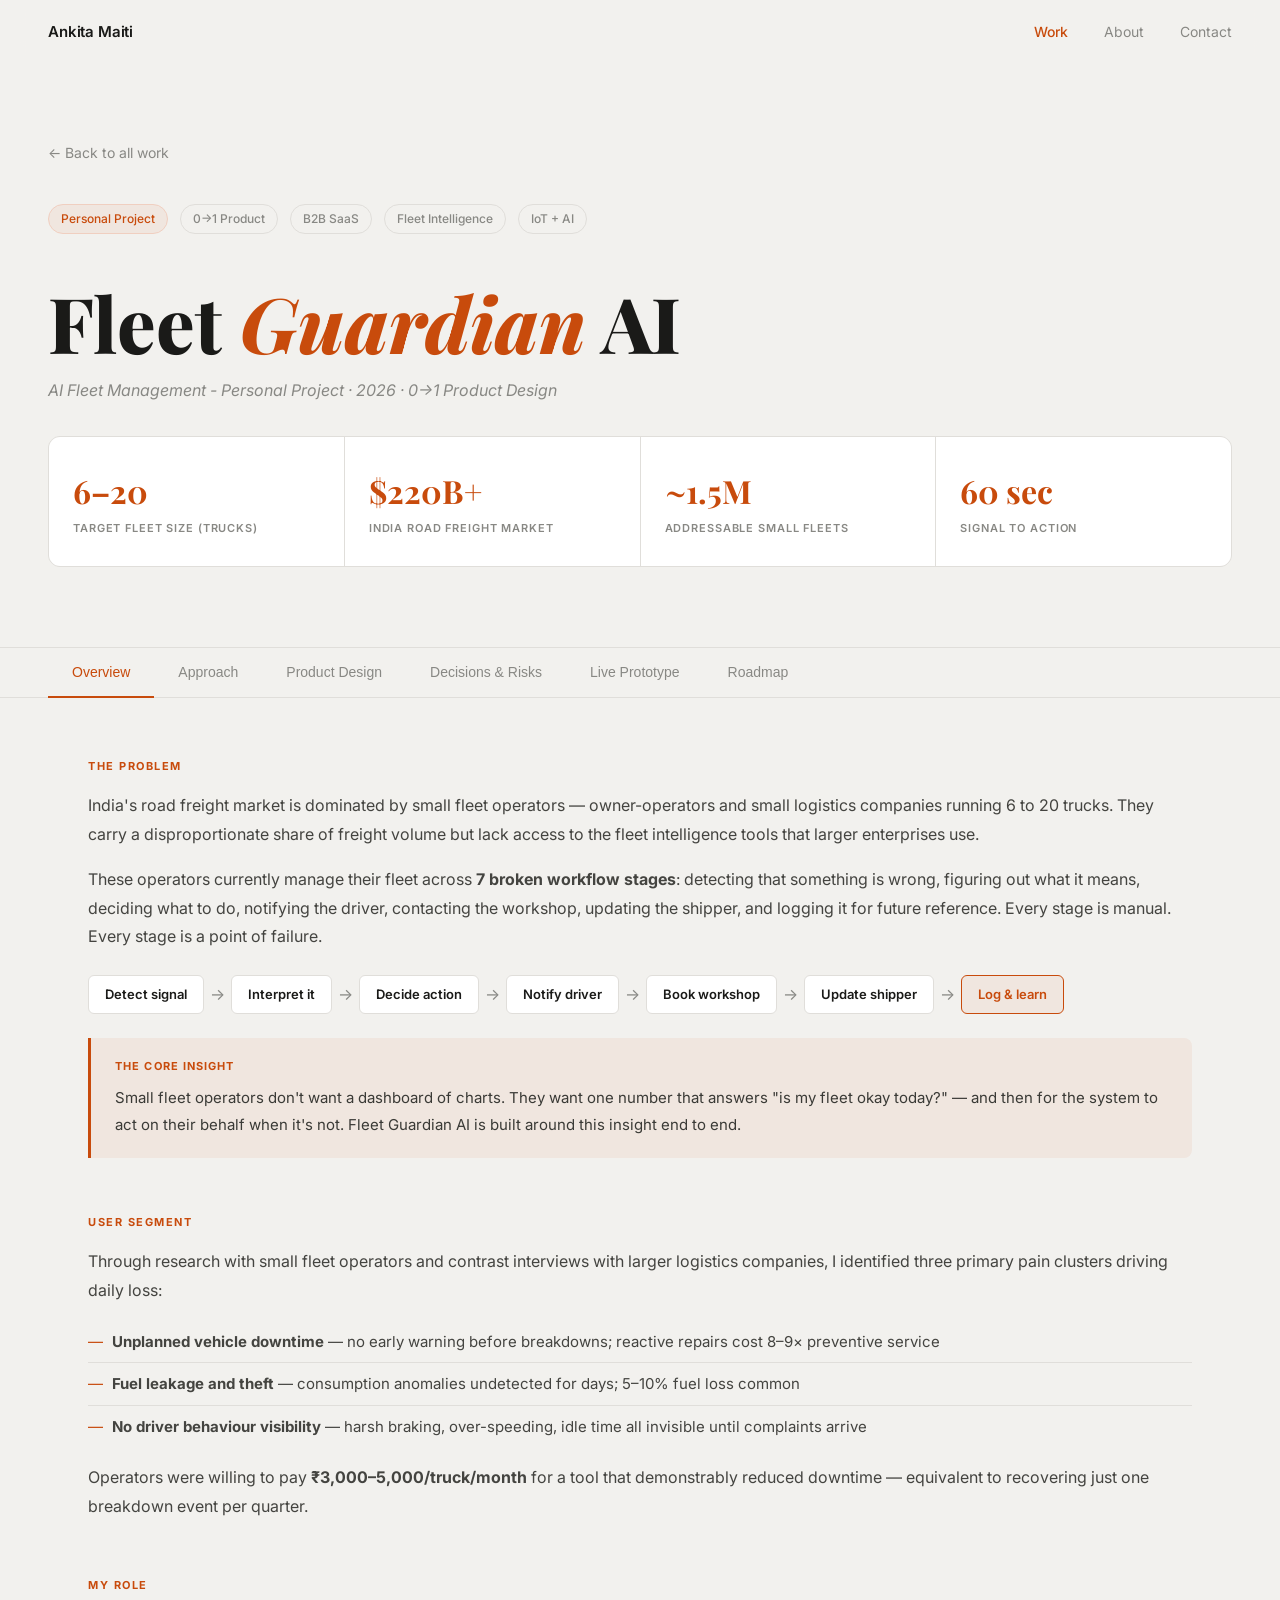
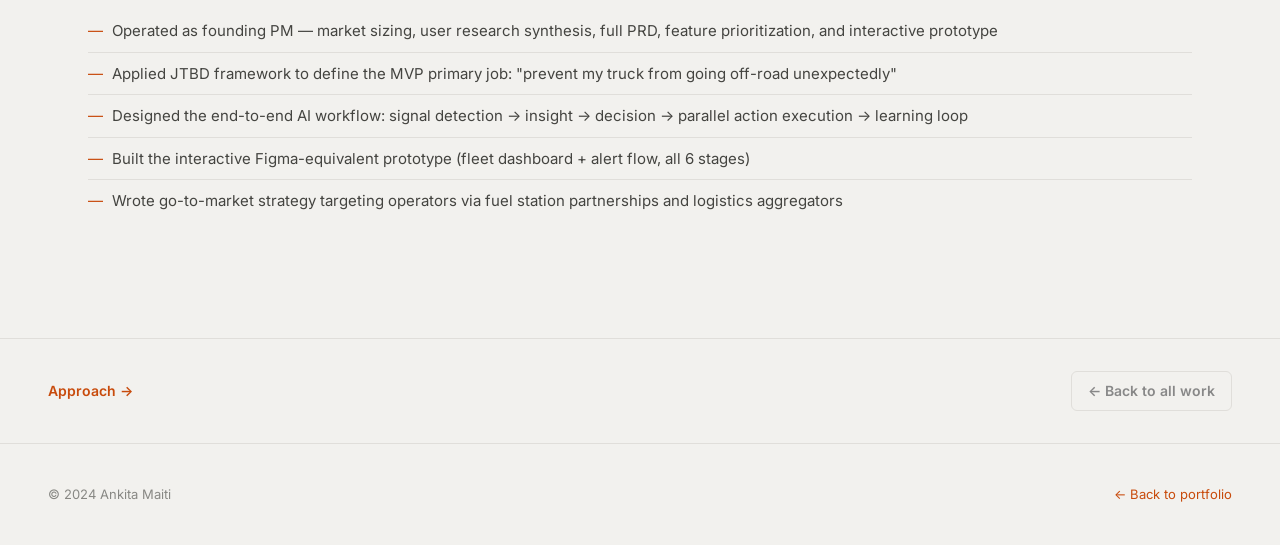
<file: cs-fleet.html>
<!DOCTYPE html>
<html lang="en">
<head>
  <meta charset="UTF-8" />
  <meta name="viewport" content="width=device-width, initial-scale=1.0" />
  <title>Fleet Guardian AI — Ankita Maiti</title>
  <link rel="stylesheet" href="styles.css" />
  <style>
    .signal-bar { display: flex; align-items: center; gap: 12px; margin-bottom: 10px; }
    .signal-name { font-size: 13px; color: #555550; width: 180px; flex-shrink: 0; }
    .signal-track { flex: 1; height: 6px; background: var(--border); border-radius: 3px; overflow: hidden; }
    .signal-fill { height: 100%; border-radius: 3px; }
    .signal-fill.red { background: #e24b4a; }
    .signal-fill.amber { background: #ef9f27; }
    .signal-val { font-size: 13px; font-weight: 600; width: 200px; text-align: right; flex-shrink: 0; }
    .signal-val.red { color: #e24b4a; }
    .signal-val.amber { color: #ef9f27; }

    .flow-stages { display: flex; align-items: center; gap: 0; margin: 24px 0; flex-wrap: wrap; }
    .flow-stage { display: flex; align-items: center; gap: 0; }
    .flow-stage-box {
      padding: 8px 16px; border-radius: 6px; font-size: 13px; font-weight: 600;
      background: var(--bg-card); border: 1px solid var(--border); white-space: nowrap;
    }
    .flow-stage-box.active { background: var(--orange-light); border-color: var(--orange); color: var(--orange); }
    .flow-arrow { font-size: 16px; color: var(--muted); padding: 0 6px; }

    .cost-compare { display: grid; grid-template-columns: 1fr 1fr; gap: 16px; margin: 20px 0; }
    .cost-box { border-radius: 10px; padding: 20px; text-align: center; }
    .cost-box.bad { background: #fcebeb; border: 1px solid #f0c8c8; }
    .cost-box.good { background: #e8f5e9; border: 1px solid #c8e6c9; }
    .cost-num { font-family: var(--serif); font-size: 32px; font-weight: 700; }
    .cost-box.bad .cost-num { color: #c62828; }
    .cost-box.good .cost-num { color: #2e7d32; }
    .cost-label { font-size: 12px; color: var(--muted); margin-top: 4px; line-height: 1.4; }

    .workflow-steps { display: flex; flex-direction: column; gap: 0; }
    .workflow-step { display: flex; gap: 20px; padding: 20px 0; border-bottom: 1px solid var(--border); align-items: flex-start; }
    .workflow-step:last-child { border-bottom: none; }
    .wf-num { width: 32px; height: 32px; border-radius: 50%; background: var(--orange); color: #fff; font-size: 13px; font-weight: 700; display: flex; align-items: center; justify-content: center; flex-shrink: 0; margin-top: 2px; }
    .wf-content h4 { font-size: 15px; font-weight: 600; margin-bottom: 4px; }
    .wf-content p { font-size: 14px; color: #555550; line-height: 1.6; margin: 0; }

    .metric-grid-4 { display: grid; grid-template-columns: repeat(4, 1fr); gap: 1px; background: var(--border); border: 1px solid var(--border); border-radius: 12px; overflow: hidden; margin: 20px 0; }
    .metric-grid-4 .mg-cell { background: var(--bg-card); padding: 20px 16px; }
    .mg-val { font-family: var(--serif); font-size: 26px; font-weight: 700; color: var(--orange); }
    .mg-label { font-size: 11px; font-weight: 600; letter-spacing: 0.08em; text-transform: uppercase; color: var(--muted); margin-top: 4px; line-height: 1.3; }

    .prototype-wrap { border: 1px solid var(--border); border-radius: 12px; overflow: hidden; background: #0e1610; margin: 20px 0; }
    .prototype-label { padding: 12px 20px; background: var(--bg-card); border-bottom: 1px solid var(--border); font-size: 13px; font-weight: 600; display: flex; align-items: center; justify-content: space-between; }
    .prototype-label a { font-size: 13px; color: var(--orange); }
    .prototype-frame { width: 100%; height: 780px; border: none; display: block; }

    .risk-table { width: 100%; border-collapse: collapse; margin-top: 16px; }
    .risk-table th { font-size: 11px; font-weight: 700; letter-spacing: 0.08em; text-transform: uppercase; color: var(--muted); padding: 10px 16px; text-align: left; border-bottom: 2px solid var(--border); }
    .risk-table td { padding: 14px 16px; font-size: 14px; line-height: 1.6; border-bottom: 1px solid var(--border); vertical-align: top; }
    .risk-table tr:last-child td { border-bottom: none; }
    .risk-sev { display: inline-block; padding: 3px 10px; border-radius: 20px; font-size: 11px; font-weight: 600; }
    .risk-sev.high { background: #fcebeb; color: #c62828; }
    .risk-sev.med { background: #fff8e1; color: #f57f17; }

    .roadmap-col { display: grid; grid-template-columns: 1fr 1fr 1fr; gap: 16px; margin-top: 16px; }
    .roadmap-box { background: var(--bg-card); border: 1px solid var(--border); border-radius: 10px; padding: 20px; }
    .roadmap-box h4 { font-size: 14px; font-weight: 700; margin-bottom: 4px; }
    .roadmap-box .rv { font-size: 12px; color: var(--orange); font-weight: 600; margin-bottom: 12px; }
    .roadmap-box ul { list-style: none; padding: 0; }
    .roadmap-box ul li { font-size: 13px; color: #555550; padding: 5px 0; border-bottom: 1px solid var(--border); }
    .roadmap-box ul li:last-child { border-bottom: none; }
    .roadmap-box ul li::before { content: '+ '; color: var(--orange); font-weight: 700; }
  </style>
</head>
<body>

<nav id="nav">
  <a href="index.html" class="nav-logo">Ankita Maiti</a>
  <div class="nav-links">
    <a href="index.html#work" class="active">Work</a>
    <a href="about.html">About</a>
    <a href="index.html#contact">Contact</a>
  </div>
</nav>

<!-- HERO -->
<div class="cs-hero">
  <a href="index.html" class="cs-back">← Back to all work</a>
  <div class="cs-meta">
    <span class="tag tag-personal">Personal Project</span>
    <span class="tag">0→1 Product</span>
    <span class="tag">B2B SaaS</span>
    <span class="tag">Fleet Intelligence</span>
    <span class="tag">IoT + AI</span>
  </div>
  <h1 class="cs-title">Fleet <em>Guardian</em> AI</h1>
  <p class="cs-subtitle">AI Fleet Management - Personal Project · 2026 · 0→1 Product Design</p>

  <div class="cs-metrics">
    <div class="cs-metric">
      <div class="cs-metric-val">6–20</div>
      <div class="cs-metric-label">Target Fleet Size (trucks)</div>
    </div>
    <div class="cs-metric">
      <div class="cs-metric-val">$220B+</div>
      <div class="cs-metric-label">India Road Freight Market</div>
    </div>
    <div class="cs-metric">
      <div class="cs-metric-val">~1.5M</div>
      <div class="cs-metric-label">Addressable Small Fleets</div>
    </div>
    <div class="cs-metric">
      <div class="cs-metric-val">60 sec</div>
      <div class="cs-metric-label">Signal to Action</div>
    </div>
  </div>
</div>

<!-- TABS -->
<div class="tabs">
  <div class="tab-list">
    <button class="tab-btn active" onclick="switchTab('overview', this)">Overview</button>
    <button class="tab-btn" onclick="switchTab('approach', this)">Approach</button>
    <button class="tab-btn" onclick="switchTab('product', this)">Product Design</button>
    <button class="tab-btn" onclick="switchTab('decisions', this)">Decisions & Risks</button>
    <button class="tab-btn" onclick="switchTab('prototype', this)">Live Prototype</button>
    <button class="tab-btn" onclick="switchTab('roadmap', this)">Roadmap</button>
  </div>
</div>

<!-- OVERVIEW -->
<div class="tab-panel active" id="tab-overview">
  <div class="cs-section">
    <div class="cs-section-label">The Problem</div>
    <p>
      India's road freight market is dominated by small fleet operators — owner-operators and small
      logistics companies running 6 to 20 trucks. They carry a disproportionate share of freight
      volume but lack access to the fleet intelligence tools that larger enterprises use.
    </p>
    <p>
      These operators currently manage their fleet across <strong>7 broken workflow stages</strong>:
      detecting that something is wrong, figuring out what it means, deciding what to do, notifying
      the driver, contacting the workshop, updating the shipper, and logging it for future reference.
      Every stage is manual. Every stage is a point of failure.
    </p>

    <div class="flow-stages">
      <div class="flow-stage"><div class="flow-stage-box">Detect signal</div><div class="flow-arrow">→</div></div>
      <div class="flow-stage"><div class="flow-stage-box">Interpret it</div><div class="flow-arrow">→</div></div>
      <div class="flow-stage"><div class="flow-stage-box">Decide action</div><div class="flow-arrow">→</div></div>
      <div class="flow-stage"><div class="flow-stage-box">Notify driver</div><div class="flow-arrow">→</div></div>
      <div class="flow-stage"><div class="flow-stage-box">Book workshop</div><div class="flow-arrow">→</div></div>
      <div class="flow-stage"><div class="flow-stage-box">Update shipper</div><div class="flow-arrow">→</div></div>
      <div class="flow-stage"><div class="flow-stage-box active">Log & learn</div></div>
    </div>

    <div class="callout">
      <div class="callout-label">The Core Insight</div>
      <p>Small fleet operators don't want a dashboard of charts. They want one number that answers "is my fleet okay today?" — and then for the system to act on their behalf when it's not. Fleet Guardian AI is built around this insight end to end.</p>
    </div>
  </div>

  <div class="cs-section">
    <div class="cs-section-label">User Segment</div>
    <p>
      Through research with small fleet operators and contrast interviews with larger logistics companies,
      I identified three primary pain clusters driving daily loss:
    </p>
    <ul>
      <li><strong>Unplanned vehicle downtime</strong> — no early warning before breakdowns; reactive repairs cost 8–9× preventive service</li>
      <li><strong>Fuel leakage and theft</strong> — consumption anomalies undetected for days; 5–10% fuel loss common</li>
      <li><strong>No driver behaviour visibility</strong> — harsh braking, over-speeding, idle time all invisible until complaints arrive</li>
    </ul>
    <p style="margin-top: 16px;">
      Operators were willing to pay <strong>₹3,000–5,000/truck/month</strong> for a tool that demonstrably
      reduced downtime — equivalent to recovering just one breakdown event per quarter.
    </p>
  </div>

  <div class="cs-section">
    <div class="cs-section-label">My Role</div>
    <ul>
      <li>Operated as founding PM — market sizing, user research synthesis, full PRD, feature prioritization, and interactive prototype</li>
      <li>Applied JTBD framework to define the MVP primary job: "prevent my truck from going off-road unexpectedly"</li>
      <li>Designed the end-to-end AI workflow: signal detection → insight → decision → parallel action execution → learning loop</li>
      <li>Built the interactive Figma-equivalent prototype (fleet dashboard + alert flow, all 6 stages)</li>
      <li>Wrote go-to-market strategy targeting operators via fuel station partnerships and logistics aggregators</li>
    </ul>
  </div>
</div>

<!-- APPROACH -->
<div class="tab-panel" id="tab-approach">
  <div class="cs-section">
    <div class="cs-section-label">The Approach</div>
    <div class="steps">
      <div class="step">
        <div class="step-num"></div>
        <h4>Market Sizing & Segment Selection</h4>
        <p>India road freight is a $220B+ market dominated by ~1.5M small fleet operators (6–20 trucks). Larger operators already have enterprise tools. The small segment is underserved, price-sensitive, and solvable — they don't need a complex platform, they need one clear answer.</p>
        <p style="margin-top: 10px;">I deliberately excluded medium fleet operators (20–100 trucks) from V1 — they have more complex needs (multi-depot, driver management, logistics integrations) that would have bloated the MVP scope.</p>
      </div>
      <div class="step">
        <div class="step-num"></div>
        <h4>Jobs-to-be-Done Prioritization</h4>
        <p>Applied a JTBD lens to cut through the feature list. The primary job: <em>"prevent my truck from going off-road unexpectedly."</em> Secondary jobs — route optimization, driver scoring, fuel reporting — were real but not the reason operators would pay or switch.</p>
        <p style="margin-top: 10px;">This shaped the MVP: everything in V1 serves the primary job. Secondary jobs are V2/V3.</p>
      </div>
      <div class="step">
        <div class="step-num"></div>
        <h4>AI Workflow Design: Signal to Action in &lt;60 Seconds</h4>
        <p>Most competitors offer GPS + reactive alerts — you find out after the breakdown. Fleet Guardian uses vehicle IoT telemetry + LSTM model to predict failures 48–72 hours ahead, then collapses all 7 manual workflow stages into one automated flow.</p>
      </div>
      <div class="step">
        <div class="step-num"></div>
        <h4>RICE Prioritization</h4>
        <p>Scored all candidate features against Reach, Impact, Confidence, Effort. Predictive maintenance topped the RICE table by a significant margin — highest confidence (validated by research), highest impact (primary job), and a clear engineering path via an existing IoT telemetry stack.</p>
      </div>
    </div>
  </div>

  <div class="cs-section">
    <div class="cs-section-label">The Intelligence Engine — IoT Platform vs. Fleet Guardian</div>
    <div class="tradeoffs">
      <div class="tradeoff-card">
        <h4>IoT Platform (Telemetry Layer)</h4>
        <p>Raw telemetry ingestion from vehicle IoT sensors — engine temp, RPM, coolant pressure, GPS, fuel level. Real-time data streaming and storage.</p>
      </div>
      <div class="tradeoff-card">
        <h4>Fleet Guardian AI Adds</h4>
        <p>LSTM model on telemetry for failure prediction. Confidence scoring. Plain-language diagnosis. Ranked action options with cost quantification. Parallel action execution (driver + shipper + workshop). Post-event learning loop.</p>
      </div>
    </div>
  </div>
</div>

<!-- PRODUCT DESIGN -->
<div class="tab-panel" id="tab-product">
  <div class="cs-section">
    <div class="cs-section-label">The End-to-End Workflow</div>
    <p style="margin-bottom: 24px; color: #555550; font-size: 16px; line-height: 1.7;">
      Fleet Guardian collapses the 7 manual stages into an automated, 6-step intelligent workflow —
      from signal detection to learning in under 60 seconds.
    </p>
    <div class="workflow-steps">
      <div class="workflow-step">
        <div class="wf-num">1</div>
        <div class="wf-content">
          <h4>Signal Detection</h4>
          <p>LSTM model runs continuously on all vehicle telemetry. A health score (0–100) is computed per truck every 5 minutes. When a truck's score drops sharply — e.g. TN09 AB 1234 drops from 71 to 38 in 15 minutes — an alert is triggered. The operator sees a fleet-level view: 10 trucks, 8 healthy, 1 watch, 1 act now.</p>
        </div>
      </div>
      <div class="workflow-step">
        <div class="wf-num">2</div>
        <div class="wf-content">
          <h4>AI Insight — Plain Language Diagnosis</h4>
          <p>The model surfaces a plain-language explanation of what it found, what it means, and what it costs to ignore. No raw telemetry. No charts to interpret. Example: "Engine cooling system showing early degradation. 72% probability of breakdown before reaching Pune — likely in the Khalapur ghat section. Estimated time to failure: 4–8 hours. Based on 847 similar events."</p>
          <div style="margin-top: 16px;">
            <div class="signal-bar">
              <div class="signal-name">Engine temp trend</div>
              <div class="signal-track"><div class="signal-fill red" style="width:85%"></div></div>
              <div class="signal-val red">+18% above truck's baseline</div>
            </div>
            <div class="signal-bar">
              <div class="signal-name">Coolant pressure</div>
              <div class="signal-track"><div class="signal-fill red" style="width:75%"></div></div>
              <div class="signal-val red">Dropping — 3hr trend</div>
            </div>
            <div class="signal-bar">
              <div class="signal-name">RPM variance</div>
              <div class="signal-track"><div class="signal-fill amber" style="width:60%"></div></div>
              <div class="signal-val amber">Irregular since 11:20 AM</div>
            </div>
          </div>
          <div class="cost-compare" style="margin-top: 16px;">
            <div class="cost-box bad"><div class="cost-num">₹34,000</div><div class="cost-label">Est. cost if breakdown occurs<br>(repair + lost trip days)</div></div>
            <div class="cost-box good"><div class="cost-num">₹3,800</div><div class="cost-label">Cost to service<br>preventively now</div></div>
          </div>
        </div>
      </div>
      <div class="workflow-step">
        <div class="wf-num">3</div>
        <div class="wf-content">
          <h4>Decision — Ranked Options with Consequences</h4>
          <p>The operator sees 3 options, AI-ranked: (1) Stop for service now at Sharma Auto, Khopoli — 12km ahead, 3–4hr turnaround, ₹3,800, trip delay ~4hr, Thursday buffer OK. (2) Complete trip, service at Pune — 72% breakdown risk, ₹34,000 if it fails. (3) Monitor — re-alert in 30 minutes. The operator decides. The AI never overrides.</p>
          <div class="callout" style="margin-top: 16px;">
            <div class="callout-label">Design Principle</div>
            <p>The operator always has the final say — "you can always override." If they know something the AI doesn't (load urgency, driver feedback), they choose any option. Their decision improves future recommendations.</p>
          </div>
        </div>
      </div>
      <div class="workflow-step">
        <div class="wf-num">4</div>
        <div class="wf-content">
          <h4>Action — 3 Notifications Fire in Parallel</h4>
          <p>On approval, three actions execute simultaneously in under 60 seconds: (1) Driver notified via WhatsApp with location and slot confirmation. (2) Shipper auto-notified using pre-approved template ("TN09 AB 1234 delayed ~4hrs. New ETA: 6:30 PM. Precautionary maintenance stop."). (3) Workshop slot confirmed — Sharma Auto, 1:15 PM, Ref #SH2847.</p>
          <p style="margin-top: 10px;">Financial decisions still require operator approval — Tier 2 autonomy boundary is explicit in the UI.</p>
        </div>
      </div>
      <div class="workflow-step">
        <div class="wf-num">5</div>
        <div class="wf-content">
          <h4>Confirmation & Close</h4>
          <p>Service complete: thermostat and coolant hose replaced, health score recovered to 82, truck departed Khopoli 4:10 PM, ETA Pune 6:25 PM — 5 minutes ahead of updated schedule. Outcome: ₹29,800 revenue protected, ₹4,200 repair cost, 3h 55m delay to shipper.</p>
        </div>
      </div>
      <div class="workflow-step">
        <div class="wf-num">6</div>
        <div class="wf-content">
          <h4>Learning — Model Improves After Every Event</h4>
          <p>Three model improvements applied: (1) Coolant + RPM failure pattern labelled in LSTM training set — next detection of similar pattern triggers 2 hours earlier. (2) Sharma Auto stored with confirmed turnaround time and cost — surfaces first for future cooling issues on NH48. (3) Khalapur ghat tagged with 2× stress multiplier for summer overheating risk — all fleet trucks on this corridor get earlier alerts.</p>
        </div>
      </div>
    </div>
  </div>

  <div class="cs-section">
    <div class="cs-section-label">MVP Feature Set</div>
    <div class="metric-grid-4">
      <div class="mg-cell">
        <div class="mg-val">🔧</div>
        <div class="mg-label">Predictive Maintenance Alerts</div>
      </div>
      <div class="mg-cell">
        <div class="mg-val">⛽</div>
        <div class="mg-label">Fuel Anomaly Detection</div>
      </div>
      <div class="mg-cell">
        <div class="mg-val">👤</div>
        <div class="mg-label">Driver Behaviour Scoring</div>
      </div>
      <div class="mg-cell">
        <div class="mg-val">📊</div>
        <div class="mg-label">Fleet Health Dashboard</div>
      </div>
    </div>
    <p style="color: var(--muted); font-size: 14px; margin-top: 8px;">Deliberately out of scope for MVP: route optimization (requires logistics partner integrations), multi-depot management, driver payroll, customer invoicing.</p>
  </div>

  <div class="cs-section">
    <div class="cs-section-label">Metrics Framework</div>
    <div class="tradeoffs">
      <div class="tradeoff-card">
        <h4>Product Metrics</h4>
        <p>Alert accuracy rate. False positive rate (target: &lt;5%). Time from signal to operator action. Model confidence improvement over time.</p>
      </div>
      <div class="tradeoff-card">
        <h4>Operational Metrics</h4>
        <p>Breakdowns prevented per fleet per month. Fleet uptime %. Avg repair cost (preventive vs. reactive). Shipper satisfaction (auto-notification open rate).</p>
      </div>
      <div class="tradeoff-card">
        <h4>Business Metrics</h4>
        <p>Revenue protected per fleet/month. Operator retention at 90 days. NPS. Expansion from freemium → paid (truck-count pricing).</p>
      </div>
      <div class="tradeoff-card">
        <h4>Monthly Example</h4>
        <p>June 2025 (10-truck fleet): ₹94K revenue protected, 3 breakdowns prevented, fleet uptime improved 81% → 91%, 0 false positives, 1 dismissed alert led to avoidable ₹22K breakdown.</p>
      </div>
    </div>
  </div>
</div>

<!-- DECISIONS & RISKS -->
<div class="tab-panel" id="tab-decisions">
  <div class="cs-section">
    <div class="cs-section-label">Key Decisions & Tradeoffs</div>
    <div class="tradeoffs">
      <div class="tradeoff-card">
        <h4>Predictive over reactive</h4>
        <p>Harder to build, but the core differentiation. Reactive alerts are table stakes — every GPS vendor offers them. The 48–72hr prediction window is what makes the tool worth paying for.</p>
      </div>
      <div class="tradeoff-card">
        <h4>One health score, not a dashboard</h4>
        <p>Small operators distrust complexity. Multiple charts and raw telemetry cause paralysis. A single health score (0–100) with drill-down on demand matched their mental model exactly.</p>
      </div>
      <div class="tradeoff-card">
        <h4>Tier 2 autonomy — auto-notify, not auto-decide</h4>
        <p>The shipper notification fires automatically on operator approval (pre-approved template). Financial approvals — workshop payment, trip cancellation — always require explicit confirmation. Trust is built incrementally.</p>
      </div>
      <div class="tradeoff-card">
        <h4>Mobile-first dashboard</h4>
        <p>Fleet operators manage on the go, often from WhatsApp. Desktop was secondary. Mobile-first also forced UI discipline — if it doesn't fit on a phone screen, it's too complex.</p>
      </div>
      <div class="tradeoff-card">
        <h4>Deferred route optimization</h4>
        <p>High complexity, requires integration with logistics partners and real-time mapping APIs. Not the primary job in V1. Adding it would have doubled build time and split operator focus from the core value prop.</p>
      </div>
      <div class="tradeoff-card">
        <h4>Freemium with truck-count pricing</h4>
        <p>Small operators are skeptical of new tools. Reducing upfront commitment to zero was critical for trial. Revenue scales naturally with fleet growth — alignment between operator success and product revenue.</p>
      </div>
    </div>
  </div>

  <div class="cs-section">
    <div class="cs-section-label">Key Risks & Mitigations</div>
    <table class="risk-table">
      <tr>
        <th>Risk</th>
        <th>Severity</th>
        <th>Mitigation</th>
      </tr>
      <tr>
        <td>Model accuracy in early phase — false positives erode trust before operators see real value</td>
        <td><span class="risk-sev high">High</span></td>
        <td>Conservative confidence threshold (min 65%) before alert fires. Explicit confidence display in UI. Human-in-loop for first 30 days of each new operator.</td>
      </tr>
      <tr>
        <td>Operator dismisses alerts — one dismissed alert led to ₹22K avoidable breakdown in the monthly example</td>
        <td><span class="risk-sev high">High</span></td>
        <td>Post-dismiss outcome logging. Monthly performance report shows "dismissed alert — led to breakdown" explicitly. Behavioural nudge, not a restriction.</td>
      </tr>
      <tr>
        <td>IoT sensor gaps — incomplete, delayed, or incorrect data from vehicles</td>
        <td><span class="risk-sev med">Medium</span></td>
        <td>Designed explicit handling for all three data failure modes. Model trained on sparse data. Alert suppressed (not misfired) when confidence is below threshold.</td>
      </tr>
      <tr>
        <td>Workshop network coverage — AI recommends a stop but no suitable workshop is nearby</td>
        <td><span class="risk-sev med">Medium</span></td>
        <td>Workshop network built progressively via partnerships. V1 limited to corridors with confirmed coverage. Coverage map shown to operator before alert fires.</td>
      </tr>
      <tr>
        <td>Driver adoption — driver ignores WhatsApp notification to stop</td>
        <td><span class="risk-sev med">Medium</span></td>
        <td>Notification goes to both driver and operator. Operator has visibility into driver confirmation status. Follow-up alert if driver doesn't confirm in 10 minutes.</td>
      </tr>
    </table>
  </div>

  <div class="cs-section">
    <div class="cs-section-label">What I'd Do Differently</div>
    <div class="callout">
      <div class="callout-label">Retrospective</div>
      <p>The biggest design challenge was the autonomy tier decision — deciding what the AI executes automatically vs. what needs operator approval. I'd invest more time upfront in a structured autonomy framework and test it explicitly in research, rather than deriving it from first principles during design. Small operators have very different comfort levels with automation, and getting this wrong in either direction (too autonomous = distrust, too manual = no value) is a critical failure mode.</p>
    </div>
  </div>
</div>

<!-- PROTOTYPE -->
<div class="tab-panel" id="tab-prototype">
  <div class="cs-section" style="max-width: 100%;">
    <div class="cs-section-label">Interactive Prototype</div>
    <p style="color: #555550; font-size: 16px; line-height: 1.7; margin-bottom: 20px;">
      The prototype walks through all 6 stages of the Fleet Guardian AI workflow — from detecting a critical alert on TN09 AB 1234 (Mumbai→Pune) through AI insight, decision, parallel action execution, outcome confirmation, and model learning. Click through each stage using the step navigator at the top.
    </p>

    <div class="prototype-wrap">
      <div class="prototype-label">
        <span>Fleet Guardian AI — Interactive Prototype · 6-stage workflow</span>
        <a href="fleet-prototype.html" target="_blank">Open full screen ↗</a>
      </div>
      <iframe
        class="prototype-frame"
        src="fleet-prototype.html"
        title="Fleet Guardian AI Prototype"
      ></iframe>
    </div>

    <div style="margin-top: 20px; padding: 16px 20px; background: var(--bg-card); border: 1px solid var(--border); border-radius: 10px; font-size: 14px; color: var(--muted); line-height: 1.6;">
      <strong style="color: var(--text);">Scenario:</strong> Rajan Transport, 10-truck fleet. TN09 AB 1234 (Tata LPT 2518, Driver: Ramesh Kumar) is mid-trip Mumbai → Pune on NH48 — 68km from destination. Health score drops from 71 to 38 in 15 minutes. LSTM model flags engine cooling degradation with 72% breakdown probability. Follow the 6 steps to see how Fleet Guardian AI collapses the manual workflow into an automated, operator-in-loop response.
    </div>
  </div>
</div>

<!-- ROADMAP -->
<div class="tab-panel" id="tab-roadmap">
  <div class="cs-section">
    <div class="cs-section-label">Product Roadmap</div>
    <p style="color: #555550; font-size: 16px; line-height: 1.7; margin-bottom: 24px;">
      V1 is deliberately scoped to the primary job: prevent unplanned breakdowns. Each subsequent version adds a new primary job layer, not features.
    </p>
    <div class="roadmap-col">
      <div class="roadmap-box">
        <h4>Fleet Guardian AI</h4>
        <div class="rv">Version 1 · Now</div>
        <ul>
          <li>Predictive maintenance alerts</li>
          <li>Fuel anomaly detection</li>
          <li>Driver behaviour scoring</li>
          <li>Fleet health dashboard (one score)</li>
          <li>Parallel action execution</li>
          <li>Post-event learning loop</li>
        </ul>
      </div>
      <div class="roadmap-box">
        <h4>Fleet Intelligence</h4>
        <div class="rv">Version 2 · 6–12 months</div>
        <ul>
          <li>Route optimization (primary corridors)</li>
          <li>Multi-vehicle coordination</li>
          <li>Logistics partner integrations</li>
          <li>Expand workshop network</li>
          <li>Adjacent segment: medium fleets (20–100 trucks)</li>
          <li>Driver performance management</li>
        </ul>
      </div>
      <div class="roadmap-box">
        <h4>Fleet OS</h4>
        <div class="rv">Version 3 · 12–24 months</div>
        <ul>
          <li>Full trip lifecycle management</li>
          <li>Cargo and load optimization</li>
          <li>Insurance integration (telematics-based pricing)</li>
          <li>Fuel purchase optimization</li>
          <li>Fleet financing (data-backed lending)</li>
          <li>Pan-India workshop and fuel network</li>
        </ul>
      </div>
    </div>
  </div>

  <div class="cs-section">
    <div class="cs-section-label">Go-to-Market Strategy</div>
    <div class="steps">
      <div class="step">
        <div class="step-num"></div>
        <h4>Fuel Station Partnerships (Primary Channel)</h4>
        <p>Small fleet operators refuel at the same stations repeatedly. Partner with fuel station chains to offer Fleet Guardian AI as a value-add — operators see the product at a moment of high relevance (filling up before a long haul). Pilot with 3 high-traffic NH48 stations.</p>
      </div>
      <div class="step">
        <div class="step-num"></div>
        <h4>Logistics Aggregator Channel</h4>
        <p>Platforms like Porter, Shiprocket, and Vahak have existing operator bases. White-label or referral arrangement — operators using these platforms can activate Fleet Guardian AI directly within the aggregator workflow.</p>
      </div>
      <div class="step">
        <div class="step-num"></div>
        <h4>Freemium to Paid Conversion</h4>
        <p>Free tier: 1 truck, basic health score, no action execution. Paid tier: ₹3,000–5,000/truck/month, full workflow automation, workshop network access, monthly performance report. Conversion trigger: first prevented breakdown.</p>
      </div>
    </div>
  </div>

  <div class="cs-section">
    <div class="cs-section-label">Pilot Plan</div>
    <div class="tradeoffs">
      <div class="tradeoff-card">
        <h4>Phase 1 — 3 Operators, NH48 Corridor</h4>
        <p>10 trucks total. Focus on predictive maintenance only. Weekly check-ins. Measure: alert accuracy, operator response rate, false positives.</p>
      </div>
      <div class="tradeoff-card">
        <h4>Phase 2 — 10 Operators, 3 Corridors</h4>
        <p>Enable fuel anomaly detection. Add workshop network on target corridors. Measure: fuel savings vs. baseline, workshop turnaround, operator NPS.</p>
      </div>
      <div class="tradeoff-card">
        <h4>What Would Change the Product</h4>
        <p>High false positive rate → raise confidence threshold, add signal validation step. Low operator response rate → redesign notification (SMS vs. WhatsApp). Workshop network gaps → prioritize coverage before scaling.</p>
      </div>
      <div class="tradeoff-card">
        <h4>Kill Condition</h4>
        <p>If model accuracy at 30 days is below 70% and trending flat, pause new operator onboarding and invest in data quality before scaling. Don't scale a broken prediction engine.</p>
      </div>
    </div>
  </div>
</div>

<!-- NAV -->
<div style="padding: 32px 48px; border-top: 1px solid var(--border); display: flex; justify-content: space-between; align-items: center; flex-wrap: wrap; gap: 16px;">
  <div style="display:flex; flex-direction:column; gap:10px;">
    <div id="nav-prev-tab" style="display:none;">
      <a href="#" onclick="navTab(-1); return false;" style="font-size:14px; font-weight:600; color: var(--orange);">← <span id="prev-tab-name"></span></a>
    </div>
    <div id="nav-next-tab" style="display:none;">
      <a href="#" onclick="navTab(1); return false;" style="font-size:14px; font-weight:600; color: var(--orange);"><span id="next-tab-name"></span> →</a>
    </div>
  </div>
  <a href="index.html#work" style="font-size:14px; font-weight:600; color:#888; border: 1px solid var(--border); padding: 8px 16px; border-radius: 6px;">← Back to all work</a>
</div>

<footer>
  <span>© 2024 Ankita Maiti</span>
  <a href="index.html" style="color: var(--orange);">← Back to portfolio</a>
</footer>

<script>
  const nav = document.getElementById('nav');
  window.addEventListener('scroll', () => nav.classList.toggle('scrolled', window.scrollY > 20));

  const TABS = ['overview','approach','product','decisions','prototype','roadmap'];
  const TAB_NAMES = {
    overview: 'Overview', approach: 'Approach', product: 'Product Design',
    decisions: 'Decisions & Risks', prototype: 'Live Prototype', roadmap: 'Roadmap'
  };
  let currentTabIndex = 0;

  function switchTab(id, btn) {
    document.querySelectorAll('.tab-panel').forEach(p => p.classList.remove('active'));
    document.querySelectorAll('.tab-btn').forEach(b => b.classList.remove('active'));
    document.getElementById('tab-' + id).classList.add('active');
    btn.classList.add('active');
    currentTabIndex = TABS.indexOf(id);
    updatePageNav();
    window.scrollTo({ top: document.querySelector('.tabs').offsetTop - 70, behavior: 'smooth' });
  }

  function navTab(dir) {
    const newIndex = currentTabIndex + dir;
    if (newIndex < 0 || newIndex >= TABS.length) return;
    const btn = document.querySelectorAll('.tab-btn')[newIndex];
    switchTab(TABS[newIndex], btn);
  }

  function updatePageNav() {
    const hasPrev = currentTabIndex > 0;
    const hasNext = currentTabIndex < TABS.length - 1;
    document.getElementById('nav-prev-tab').style.display = hasPrev ? 'block' : 'none';
    document.getElementById('nav-next-tab').style.display = hasNext ? 'block' : 'none';
    if (hasPrev) document.getElementById('prev-tab-name').textContent = TAB_NAMES[TABS[currentTabIndex - 1]];
    if (hasNext) document.getElementById('next-tab-name').textContent = TAB_NAMES[TABS[currentTabIndex + 1]];
  }

  updatePageNav();
</script>
</body>
</html>
</file>
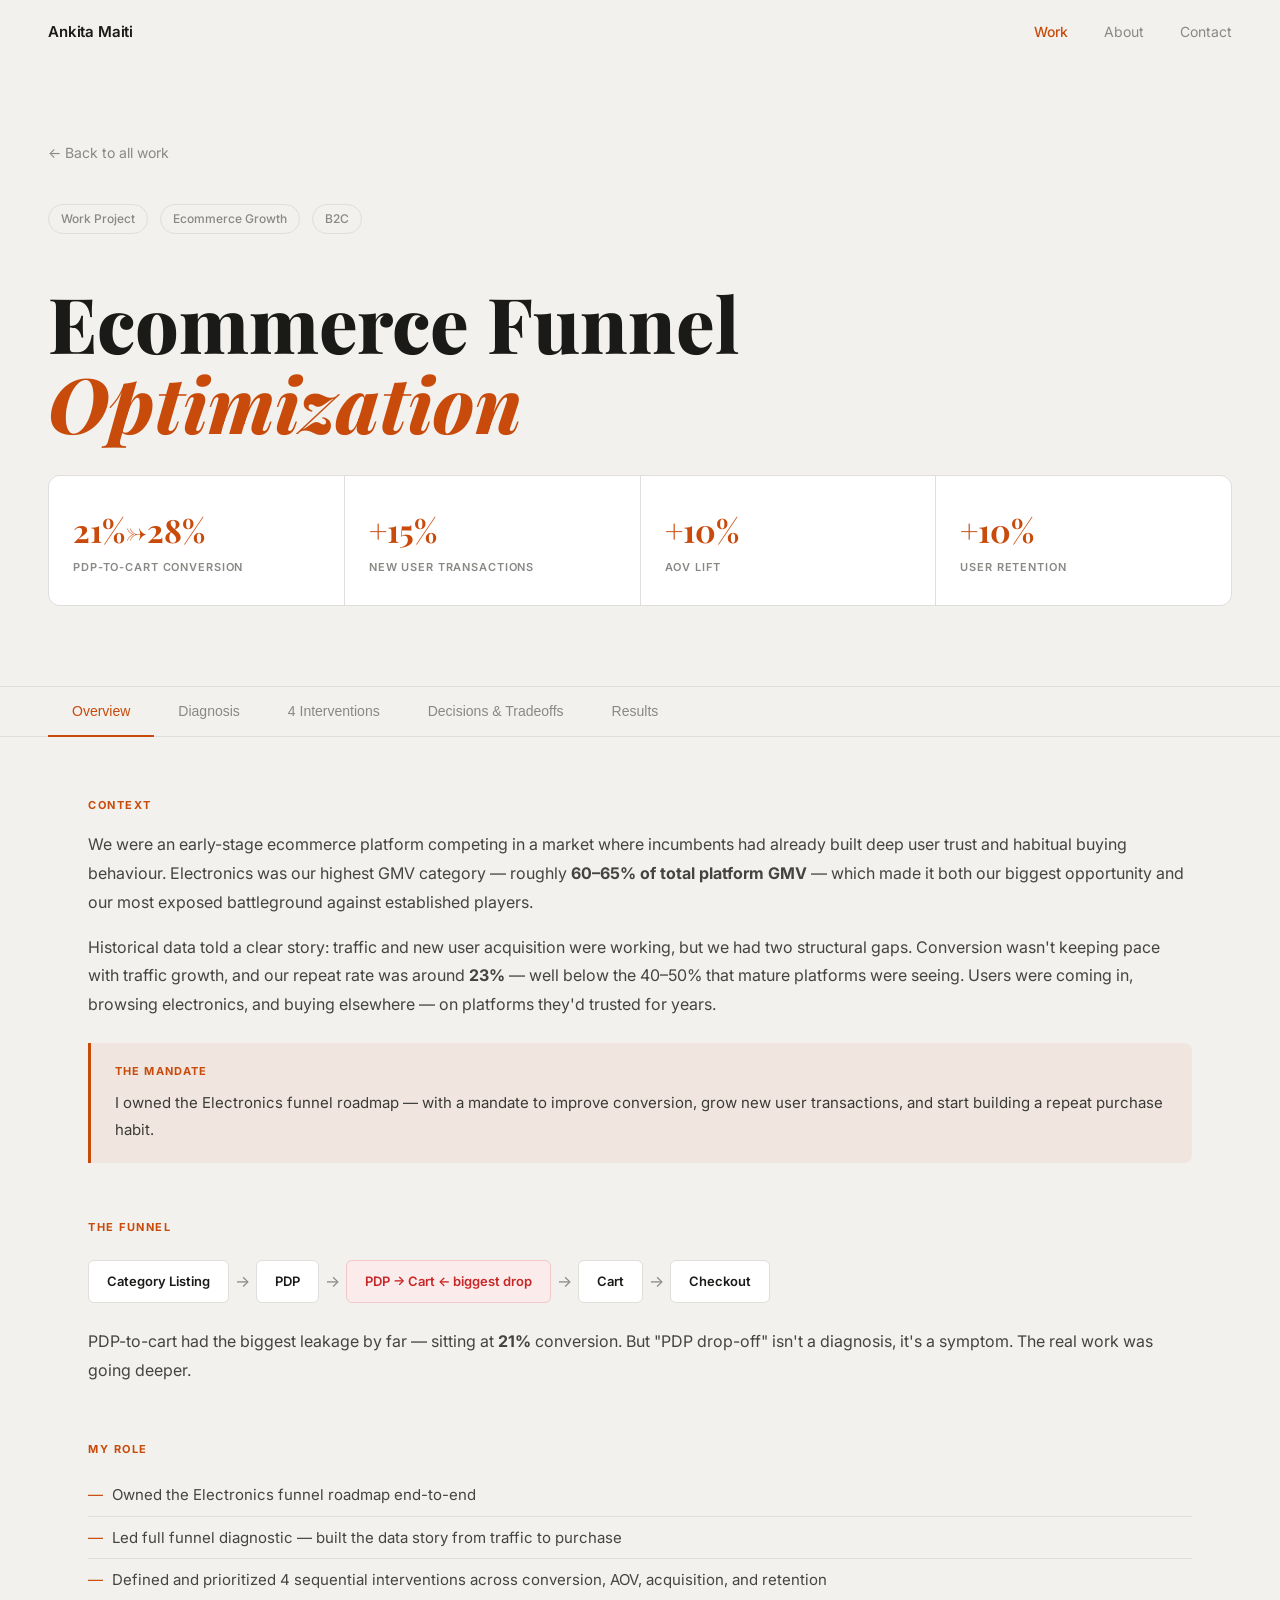
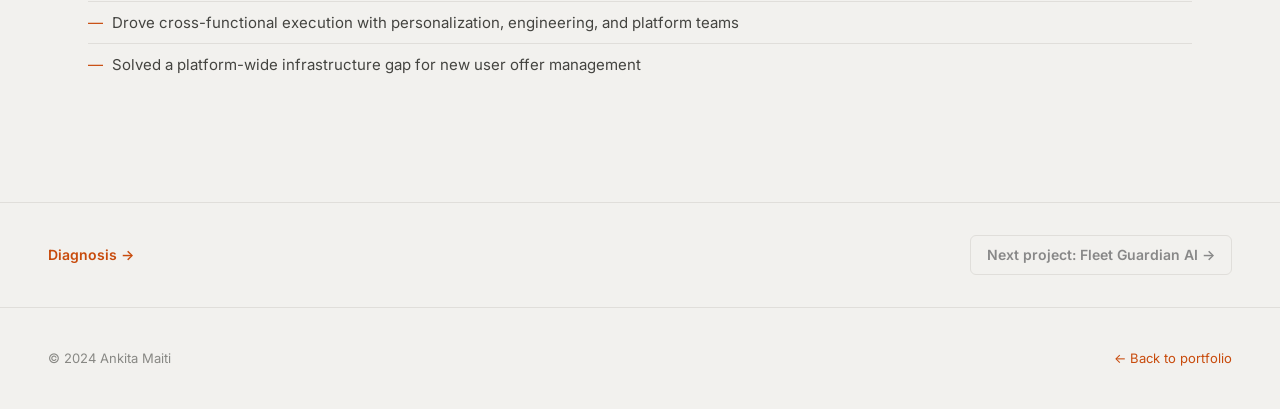
<file: cs-funnel.html>
<!DOCTYPE html>
<html lang="en">
<head>
  <meta charset="UTF-8" />
  <meta name="viewport" content="width=device-width, initial-scale=1.0" />
  <title>Ecommerce Funnel Optimization — Ankita Maiti</title>
  <link rel="stylesheet" href="styles.css" />
  <style>
    .funnel-steps { display: flex; align-items: center; gap: 0; margin: 24px 0; flex-wrap: wrap; }
    .funnel-step { display: flex; align-items: center; gap: 0; }
    .funnel-box {
      padding: 10px 18px; font-size: 13px; font-weight: 600;
      background: var(--bg-card); border: 1px solid var(--border);
      border-radius: 6px; white-space: nowrap;
    }
    .funnel-box.drop { background: #fcebeb; border-color: #f0c8c8; color: #c62828; }
    .funnel-arrow { font-size: 16px; color: var(--muted); padding: 0 6px; }

    .intervention-card {
      background: var(--bg-card); border: 1px solid var(--border);
      border-radius: 14px; padding: 32px; margin-bottom: 24px;
    }
    .intervention-num { font-family: var(--serif); font-size: 13px; color: var(--orange); font-weight: 700; margin-bottom: 8px; }
    .intervention-title { font-family: var(--serif); font-size: 22px; font-weight: 700; margin-bottom: 6px; }
    .intervention-subtitle { font-size: 13px; color: var(--muted); font-style: italic; margin-bottom: 20px; }
    .intervention-body { font-size: 15px; line-height: 1.8; color: #444440; }
    .intervention-body p { margin-bottom: 14px; }
    .intervention-body p:last-child { margin-bottom: 0; }
    .intervention-result {
      display: flex; align-items: center; gap: 16px;
      margin-top: 20px; padding: 16px 20px;
      background: #e8f5e9; border: 1px solid #c8e6c9; border-radius: 10px;
    }
    .ir-num { font-family: var(--serif); font-size: 28px; font-weight: 700; color: #2e7d32; flex-shrink: 0; }
    .ir-label { font-size: 14px; color: #2e7d32; line-height: 1.4; }

    .design-decision { background: var(--orange-light); border-left: 3px solid var(--orange); border-radius: 0 8px 8px 0; padding: 16px 20px; margin: 16px 0; }
    .dd-label { font-size: 11px; font-weight: 700; letter-spacing: 0.1em; text-transform: uppercase; color: var(--orange); margin-bottom: 6px; }
    .dd-text { font-size: 14px; color: #3a3a36; line-height: 1.6; margin: 0; }

    .conversion-bar { margin: 20px 0; }
    .cb-row { display: flex; align-items: center; gap: 12px; margin-bottom: 10px; }
    .cb-label { font-size: 13px; color: var(--muted); width: 80px; flex-shrink: 0; }
    .cb-track { flex: 1; height: 8px; background: var(--border); border-radius: 4px; overflow: hidden; }
    .cb-fill { height: 100%; border-radius: 4px; }
    .cb-fill.before { background: #e24b4a; }
    .cb-fill.after { background: #2e7d32; }
    .cb-val { font-size: 13px; font-weight: 700; width: 40px; flex-shrink: 0; }
    .cb-val.before { color: #e24b4a; }
    .cb-val.after { color: #2e7d32; }

    .infra-flow { display: flex; flex-direction: column; gap: 8px; margin: 16px 0; }
    .infra-step { display: flex; align-items: flex-start; gap: 12px; padding: 12px 16px; background: var(--bg-card); border: 1px solid var(--border); border-radius: 8px; font-size: 13px; line-height: 1.5; }
    .infra-step-num { width: 22px; height: 22px; border-radius: 50%; background: var(--orange); color: #fff; font-size: 11px; font-weight: 700; display: flex; align-items: center; justify-content: center; flex-shrink: 0; margin-top: 1px; }

    .results-grid { display: grid; grid-template-columns: repeat(4, 1fr); gap: 1px; background: var(--border); border: 1px solid var(--border); border-radius: 12px; overflow: hidden; margin: 24px 0; }
    .rg-cell { background: var(--bg-card); padding: 24px 20px; }
    .rg-val { font-family: var(--serif); font-size: 32px; font-weight: 700; color: var(--orange); }
    .rg-label { font-size: 11px; font-weight: 600; letter-spacing: 0.08em; text-transform: uppercase; color: var(--muted); margin-top: 4px; line-height: 1.4; }
  </style>
</head>
<body>

<nav id="nav">
  <a href="index.html" class="nav-logo">Ankita Maiti</a>
  <div class="nav-links">
    <a href="index.html#work" class="active">Work</a>
    <a href="about.html">About</a>
    <a href="index.html#contact">Contact</a>
  </div>
</nav>

<!-- HERO -->
<div class="cs-hero">
  <a href="index.html" class="cs-back">← Back to all work</a>
  <div class="cs-meta">
    <span class="tag">Work Project</span>
    <span class="tag">Ecommerce Growth</span>
    <span class="tag">B2C</span>
  </div>
  <h1 class="cs-title">Ecommerce Funnel<br><em>Optimization</em></h1>
  <p class="cs-subtitle"></p>

  <div class="cs-metrics">
    <div class="cs-metric">
      <div class="cs-metric-val">21%→28%</div>
      <div class="cs-metric-label">PDP-to-Cart Conversion</div>
    </div>
    <div class="cs-metric">
      <div class="cs-metric-val">+15%</div>
      <div class="cs-metric-label">New User Transactions</div>
    </div>
    <div class="cs-metric">
      <div class="cs-metric-val">+10%</div>
      <div class="cs-metric-label">AOV Lift</div>
    </div>
    <div class="cs-metric">
      <div class="cs-metric-val">+10%</div>
      <div class="cs-metric-label">User Retention</div>
    </div>
  </div>
</div>

<!-- TABS -->
<div class="tabs">
  <div class="tab-list">
    <button class="tab-btn active" onclick="switchTab('overview', this)">Overview</button>
    <button class="tab-btn" onclick="switchTab('diagnosis', this)">Diagnosis</button>
    <button class="tab-btn" onclick="switchTab('interventions', this)">4 Interventions</button>
    <button class="tab-btn" onclick="switchTab('decisions', this)">Decisions & Tradeoffs</button>
    <button class="tab-btn" onclick="switchTab('results', this)">Results</button>
  </div>
</div>

<!-- OVERVIEW -->
<div class="tab-panel active" id="tab-overview">
  <div class="cs-section">
    <div class="cs-section-label">Context</div>
    <p>
      We were an early-stage ecommerce platform competing in a market where incumbents had already built deep user trust and habitual buying behaviour. Electronics was our highest GMV category — roughly <strong>60–65% of total platform GMV</strong> — which made it both our biggest opportunity and our most exposed battleground against established players.
    </p>
    <p>
      Historical data told a clear story: traffic and new user acquisition were working, but we had two structural gaps. Conversion wasn't keeping pace with traffic growth, and our repeat rate was around <strong>23%</strong> — well below the 40–50% that mature platforms were seeing. Users were coming in, browsing electronics, and buying elsewhere — on platforms they'd trusted for years.
    </p>
    <div class="callout">
      <div class="callout-label">The Mandate</div>
      <p>I owned the Electronics funnel roadmap — with a mandate to improve conversion, grow new user transactions, and start building a repeat purchase habit.</p>
    </div>
  </div>

  <div class="cs-section">
    <div class="cs-section-label">The Funnel</div>
    <div class="funnel-steps">
      <div class="funnel-step"><div class="funnel-box">Category Listing</div><div class="funnel-arrow">→</div></div>
      <div class="funnel-step"><div class="funnel-box">PDP</div><div class="funnel-arrow">→</div></div>
      <div class="funnel-step"><div class="funnel-box drop">PDP → Cart ← biggest drop</div><div class="funnel-arrow">→</div></div>
      <div class="funnel-step"><div class="funnel-box">Cart</div><div class="funnel-arrow">→</div></div>
      <div class="funnel-step"><div class="funnel-box">Checkout</div></div>
    </div>
    <p>
      PDP-to-cart had the biggest leakage by far — sitting at <strong>21%</strong> conversion.
      But "PDP drop-off" isn't a diagnosis, it's a symptom. The real work was going deeper.
    </p>
  </div>

  <div class="cs-section">
    <div class="cs-section-label">My Role</div>
    <ul>
      <li>Owned the Electronics funnel roadmap end-to-end</li>
      <li>Led full funnel diagnostic — built the data story from traffic to purchase</li>
      <li>Defined and prioritized 4 sequential interventions across conversion, AOV, acquisition, and retention</li>
      <li>Drove cross-functional execution with personalization, engineering, and platform teams</li>
      <li>Solved a platform-wide infrastructure gap for new user offer management</li>
    </ul>
  </div>
</div>

<!-- DIAGNOSIS -->
<div class="tab-panel" id="tab-diagnosis">
  <div class="cs-section">
    <div class="cs-section-label">The Diagnosis</div>
    <p>
      I started by mapping the full funnel and measuring drop-off at each step. PDP-to-cart had
      the biggest leakage. But I didn't stop there — I segmented PDP exits by price band.
    </p>
    <p>
      A clear pattern emerged: <strong>higher-priced SKUs were converting significantly worse
      than lower-priced ones.</strong> That ruled out UX friction as the primary cause — if it
      were a UX problem, you'd see uniform drop-off across price bands. The problem was specific
      to high-AOV items.
    </p>

    <div class="callout">
      <div class="callout-label">The Key Insight</div>
      <p>On incumbent platforms, the effective price — after bank offers, cashback, and EMI — was prominently surfaced on the PDP. On our platform, users had to work to figure out what they'd actually pay. For a newer platform without established trust, that's a fatal gap.</p>
    </div>

    <p>
      Electronics buyers are highly price-sensitive and already predisposed to trust incumbents.
      If they can't quickly see they're getting a fair deal, they leave. The diagnosis was clear:
      this wasn't a UX problem or a product quality problem. <strong>It was a pricing perception
      problem.</strong>
    </p>
  </div>

  <div class="cs-section">
    <div class="cs-section-label">The Roadmap Approach</div>
    <p>
      Once the diagnosis was clear, I structured the roadmap in two layers — quick wins first
      to show early momentum, then longer bets requiring more engineering and cross-functional buy-in.
      Running them sequentially meant each test was clean — we could attribute impact to the
      specific intervention rather than have signals bleed into each other.
    </p>
    <div class="tradeoffs" style="margin-top: 20px;">
      <div class="tradeoff-card">
        <h4>Intervention 1</h4>
        <p>Best Deals Widget — pricing perception on PDP</p>
      </div>
      <div class="tradeoff-card">
        <h4>Intervention 2</h4>
        <p>Accessories & Extended Warranty — AOV at cart stage</p>
      </div>
      <div class="tradeoff-card">
        <h4>Intervention 3</h4>
        <p>Platform Coupons — new user first transaction</p>
      </div>
      <div class="tradeoff-card">
        <h4>Intervention 4</h4>
        <p>Loyalty Tier Benefits — repeat purchase habit</p>
      </div>
    </div>
  </div>
</div>

<!-- INTERVENTIONS -->
<div class="tab-panel" id="tab-interventions">

  <!-- 1: Best Deals Widget -->
  <div class="intervention-card">
    <div class="intervention-num">01</div>
    <div class="intervention-title">Best Deals Widget</div>
    <div class="intervention-subtitle">Pricing perception on the PDP · Quick win</div>
    <div class="intervention-body">
      <p>
        PDP-to-cart conversion was at 21%. Price-band segmentation pointed clearly to pricing perception as the cause.
        The platform had genuinely good offers — bank discounts, product coupons, exchange value — but they were fragmented. A user on a ₹80,000 laptop PDP had to open each offer individually, figure out what was stackable, mentally calculate the exchange value, and arrive at an effective price themselves. That's too much cognitive load at a moment when they're already uncertain about a high-value purchase on a newer platform.
      </p>
      <p>
        The Best Deals widget consolidated all stackable offers a user was eligible for — product offers, coupons,
        bank discounts — and showed the final price they'd actually pay, both with and without exchange. Users could
        select their exchange product, select their bank offer, and see the exact final price in real time.
        No mental math, no uncertainty.
      </p>

      <div class="design-decision">
        <div class="dd-label">Design Decision 1</div>
        <p class="dd-text">Deliberately excluded combo offers — those require adding a second product, which is a different decision entirely. Mixing them in would have complicated the widget and diluted its core purpose: show the best price on this product, right now.</p>
      </div>
      <div class="design-decision">
        <div class="dd-label">Design Decision 2</div>
        <p class="dd-text">Set a configurable threshold — the widget only shows when the effective price after offers is less than 90% of MRP. A widget that shows up with a ₹50 saving on a ₹50,000 product doesn't just fail to help — it actively undermines trust. Every time the widget appears, it needed to be genuinely valuable.</p>
      </div>

      <p>We ran it as an A/B test. Within 2 weeks, PDP-to-cart conversion moved from 21% to 28%.</p>

      <!-- LIVE PROTOTYPE EMBED -->
      <div style="margin: 20px 0;">
        <div style="padding: 10px 16px; background: var(--bg-card); border: 1px solid var(--border); border-radius: 10px 10px 0 0; font-size: 13px; font-weight: 600; display: flex; justify-content: space-between; align-items: center;">
          <span>Best Deals Widget — Interactive Prototype</span>
          <a href="best-deals-prototype.html" target="_blank" style="font-size: 13px; color: var(--orange);">Open full screen ↗</a>
        </div>
        <iframe src="best-deals-prototype.html" style="width:100%; height:760px; border:1px solid var(--border); border-top:none; border-radius: 0 0 10px 10px; display:block;" title="Best Deals Widget Prototype"></iframe>
      </div>

      <div class="conversion-bar">
        <div class="cb-row">
          <div class="cb-label">Before</div>
          <div class="cb-track"><div class="cb-fill before" style="width:21%"></div></div>
          <div class="cb-val before">21%</div>
        </div>
        <div class="cb-row">
          <div class="cb-label">After</div>
          <div class="cb-track"><div class="cb-fill after" style="width:28%"></div></div>
          <div class="cb-val after">28%</div>
        </div>
      </div>

      <p>
        The clearest signal that the barrier was informational, not motivational — users wanted to buy,
        they just needed confidence on price. The next phase planned was bringing this to the PLP,
        so users could see their effective price before even opening the PDP.
      </p>
    </div>
    <div class="intervention-result">
      <div class="ir-num">+33%</div>
      <div class="ir-label">PDP-to-cart conversion improvement<br>21% → 28% within 2 weeks of launch</div>
    </div>
  </div>

  <!-- 2: Accessories -->
  <div class="intervention-card">
    <div class="intervention-num">02</div>
    <div class="intervention-title">Accessories Recommendation & Extended Warranty</div>
    <div class="intervention-subtitle">AOV improvement at cart stage</div>
    <div class="intervention-body">
      <p>
        After solving the pricing perception problem, I turned to AOV. Cart composition data showed
        that most electronics orders were single-item — users were buying the primary product but not
        picking up accessories. The opportunity was clear: if someone is buying a phone, they likely
        need a screen protector or a case — we just weren't surfacing it effectively.
      </p>
      <p>
        I worked with the personalization team to build a <strong>compatibility-aware recommendation
        algorithm</strong>. The core insight: accessory recommendations only work if they're relevant —
        a generic "you might also like" carousel is noise. So we built feature-based compatibility matching:
        for each primary product, we identified which accessory categories needed a compatibility check
        and which features had to match.
      </p>

      <div class="design-decision">
        <div class="dd-label">Key Design Decision</div>
        <p class="dd-text">Differentiated the logic by accessory type rather than applying a blanket rule. A screen protector for a phone requires model-series matching (S23 protector won't fit S21). A power bank recommendation doesn't — compatibility is near-universal. This distinction made recommendations genuinely useful rather than generic.</p>
      </div>

      <p>
        These recommendations appeared on the PDP — before the user added to cart — so the accessory
        was part of the purchase decision, not an afterthought. Extended Warranty was handled separately,
        surfaced as a standalone recommendation at the right moment. It's a fundamentally different
        proposition — a protection plan, not a product — so bundling it with accessories would have
        muddied the message.
      </p>
    </div>
    <div class="intervention-result">
      <div class="ir-num">+10%</div>
      <div class="ir-label">Increase in Average Order Value<br>via compatibility-aware accessory recommendations</div>
    </div>
  </div>

  <!-- 3: New User Transactors -->
  <div class="intervention-card">
    <div class="intervention-num">03</div>
    <div class="intervention-title">Platform Offers for New User Transactors</div>
    <div class="intervention-subtitle">Breaking the first-purchase trust barrier · Infrastructure build</div>
    <div class="intervention-body">
      <p>
        First-time transactors needed more motivation to complete their initial purchase. The platform gave reward points on every transaction, but reward points benefit a future transaction — they don't reduce what you pay today. For a hesitant new user making a high-value electronics purchase on an unfamiliar platform, that's insufficient motivation.
      </p>
      <p>
        When we tried to execute a platform-wide new user offer, we hit a fundamental infrastructure gap:
        <strong>every brand on the platform ran its own offer engine in isolation with no cross-brand
        communication.</strong> A user could redeem a new user offer on one brand and redeem it again on another — because neither engine knew what the other had done.
      </p>

      <div class="design-decision">
        <div class="dd-label">The Solution</div>
        <p class="dd-text">A central offer engine as the backbone with a Segment-as-a-Service layer to maintain real-time user state. When a user registers, a Golden Records database entry triggers a new user event that updates their segment. When they apply the coupon at any brand, the central validate API checks their segment in real time. On redemption, a central redemption API immediately updates the segment — offer can't be claimed again anywhere on the platform.</p>
      </div>

      <p>I integrated platform coupons at three touchpoints — PLP, PDP, and cart — but only for eligible users (new and anonymous). The coupon card surfaces savings value, offer description, and coupon code. In the Best Deals widget, this coupon discount is factored in alongside bank offers and exchange value to show the true final price.</p>

      <p><strong>Two edge cases I solved explicitly:</strong></p>
      <div class="infra-flow">
        <div class="infra-step">
          <div class="infra-step-num">1</div>
          <div><strong>Concurrent application</strong> — a user could theoretically apply the coupon simultaneously from two devices in two brand journeys. Solution: 10-minute block on the coupon the moment it's applied — can't be used anywhere on the platform during that window.</div>
        </div>
        <div class="infra-step">
          <div class="infra-step-num">2</div>
          <div><strong>Channel integrity</strong> — this was a platform-exclusive offer; applying the code directly on a partner brand's own site should be rejected. Solution: channel ID check in the validation flow, along with required fraud risk management checks.</div>
        </div>
      </div>
    </div>
    <div class="intervention-result">
      <div class="ir-num">+15%</div>
      <div class="ir-label">Increase in new user transactions<br>within 2 months of launch</div>
    </div>
  </div>

  <!-- 4: Loyalty -->
  <div class="intervention-card">
    <div class="intervention-num">04</div>
    <div class="intervention-title">Loyalty Tier Benefits</div>
    <div class="intervention-subtitle">Building a repeat purchase habit</div>
    <div class="intervention-body">
      <p>
        We had a loyalty programme with four tiers determined by a customer's transaction history. Higher tiers earned better reward point percentages and exclusive offers. But in the Electronics journey, <strong>none of this was visible.</strong> Users didn't know what tier they were on, what they were earning, or what exclusive offers they were eligible for. The loyalty programme existed, but it wasn't doing any work inside the purchase journey.
      </p>
      <p>The fix had two parts:</p>
      <p>
        First, I surfaced tier identity and reward point earnings directly in the Electronics journey — so a user could see their current tier and exactly how many reward points they'd earn on a given order before checkout. This made the loyalty programme feel tangible and immediate, not abstract.
      </p>
      <p>
        Second, I integrated exclusive tier offers into the journey at three touchpoints — PLP, PDP,
        and cart. The technical mechanism worked through C# validation: when a user lands in the journey,
        their customer hash identifies their tier segment, surfacing the offers they're exclusively eligible for.
      </p>

      <div class="design-decision">
        <div class="dd-label">Design Decision</div>
        <p class="dd-text">Exclusive tier coupons were visually differentiated — highlighted with a special design on the coupon card, so users immediately understood this wasn't a generic offer, it was something they'd earned. Making exclusivity feel real was critical to making loyalty tangible.</p>
      </div>
    </div>
    <div class="intervention-result">
      <div class="ir-num">+10%</div>
      <div class="ir-label">Increase in user retention in Electronics category</div>
    </div>
  </div>

</div>

<!-- DECISIONS -->
<div class="tab-panel" id="tab-decisions">
  <div class="cs-section">
    <div class="cs-section-label">Key Decisions & Tradeoffs</div>
    <div class="tradeoffs">
      <div class="tradeoff-card">
        <h4>Sequential tests over a single big release</h4>
        <p>Running interventions one at a time meant clean attribution — we knew exactly which change drove which result. Harder to ship, but produced defensible learnings we could replicate across other categories (Jewellery, Appliances).</p>
      </div>
      <div class="tradeoff-card">
        <h4>Price perception before UX</h4>
        <p>The instinct would have been to redesign the PDP. The data showed it was a pricing confidence problem, not a design problem. Solving the wrong problem first would have wasted 2–3 months of engineering.</p>
      </div>
      <div class="tradeoff-card">
        <h4>90% MRP threshold on Best Deals widget</h4>
        <p>A widget showing a trivial saving actively hurts trust on a platform users don't yet trust. The threshold ensured the widget only appeared when it was genuinely valuable — protecting both conversion and brand credibility.</p>
      </div>
      <div class="tradeoff-card">
        <h4>New user offer funded from acquisition budget</h4>
        <p>Not from category margin — this was critical for stakeholder alignment. The offer was framed as an acquisition cost, not a discount, which changed how commercial leadership evaluated its ROI.</p>
      </div>
      <div class="tradeoff-card">
        <h4>Accessories on PDP, not cart</h4>
        <p>Surfacing accessories before add-to-cart made them part of the purchase decision. At cart, they feel like an upsell. On PDP, they feel like useful context. Same product, very different user psychology.</p>
      </div>
      <div class="tradeoff-card">
        <h4>Extended Warranty surfaced separately</h4>
        <p>Bundling it with accessories would have muddied the message. A protection plan is a different proposition — it needed its own moment in the journey to be taken seriously.</p>
      </div>
    </div>
  </div>

  <div class="cs-section">
    <div class="cs-section-label">What I'd Do Differently</div>
    <div class="callout">
      <div class="callout-label">Retrospective</div>
      <p>I'd instrument the Best Deals widget more granularly from day one — we knew it was driving conversion but didn't track which specific offer type (bank discount vs. exchange vs. coupon) was the primary driver. That data would have informed where to invest further — whether to expand bank partnerships, improve the exchange programme, or prioritize coupon variety. I'd also push to bring the widget to the PLP earlier — we planned it but it didn't make the roadmap before I moved on.</p>
    </div>
  </div>
</div>

<!-- RESULTS -->
<div class="tab-panel" id="tab-results">
  <div class="cs-section">
    <div class="cs-section-label">Combined Impact</div>
    <div class="results-grid">
      <div class="rg-cell">
        <div class="rg-val">21→28%</div>
        <div class="rg-label">PDP-to-Cart Conversion (Best Deals Widget)</div>
      </div>
      <div class="rg-cell">
        <div class="rg-val">+15%</div>
        <div class="rg-label">New User Transactions (Platform Coupons)</div>
      </div>
      <div class="rg-cell">
        <div class="rg-val">+10%</div>
        <div class="rg-label">AOV Lift (Accessories Recommendations)</div>
      </div>
      <div class="rg-cell">
        <div class="rg-val">+10%</div>
        <div class="rg-label">User Retention (NeuPass Loyalty)</div>
      </div>
    </div>
  </div>

  <div class="cs-section">
    <div class="cs-section-label">Results by Intervention</div>
    <div class="steps">
      <div class="step">
        <div class="step-num"></div>
        <h4>Best Deals Widget — PDP-to-cart: 21% → 28% in 2 weeks</h4>
        <p>The clearest signal that the barrier was informational. Users wanted to buy — they just needed confidence on price. A/B test confirmed causality; result was immediate and strong enough to unlock budget for the subsequent interventions.</p>
      </div>
      <div class="step">
        <div class="step-num"></div>
        <h4>Accessories & Extended Warranty — +10% AOV</h4>
        <p>Compatibility-aware recommendations outperformed generic carousels. The model-series matching logic was the key differentiator — irrelevant recommendations would have hurt conversion, not helped it.</p>
      </div>
      <div class="step">
        <div class="step-num"></div>
        <h4>New User Platform Coupons — +15% new user transactions in 2 months</h4>
        <p>The infrastructure build was the harder part. Once the central offer engine was in place, it became a platform asset — usable across all brands and categories, not just Electronics.</p>
      </div>
      <div class="step">
        <div class="step-num"></div>
        <h4>Loyalty Tiers — +10% Electronics category retention</h4>
        <p>Making an existing programme visible drove measurable retention lift. The lesson: invisible loyalty programmes don't build loyalty. The loyalty design differentiation was critical — generic coupon cards don't create the "I earned this" feeling.</p>
      </div>
    </div>
  </div>

  <div class="cs-section">
    <div class="cs-section-label">Broader Impact</div>
    <ul>
      <li>Best Deals widget learnings applied to Jewellery and Appliances categories</li>
      <li>Central offer engine infrastructure became a platform-wide asset for all future acquisition campaigns</li>
      <li>Accessory recommendation framework extended to other high-accessory categories</li>
      <li>Sequential test methodology adopted as standard practice for category roadmaps</li>
    </ul>
  </div>
</div>

<div style="padding: 32px 48px; border-top: 1px solid var(--border); display: flex; justify-content: space-between; align-items: center; flex-wrap: wrap; gap: 16px;">
  <div style="display:flex; flex-direction:column; gap:10px;">
    <div id="nav-prev-tab" style="display:none;">
      <a href="#" onclick="navTab(-1); return false;" style="font-size:14px; font-weight:600; color: var(--orange);">← <span id="prev-tab-name"></span></a>
    </div>
    <div id="nav-next-tab" style="display:none;">
      <a href="#" onclick="navTab(1); return false;" style="font-size:14px; font-weight:600; color: var(--orange);"><span id="next-tab-name"></span> →</a>
    </div>
  </div>
  <a href="cs-fleet.html" style="font-size:14px; font-weight:600; color:#888; border: 1px solid var(--border); padding: 8px 16px; border-radius: 6px;">Next project: Fleet Guardian AI →</a>
</div>

<footer>
  <span>© 2024 Ankita Maiti</span>
  <a href="index.html" style="color: var(--orange);">← Back to portfolio</a>
</footer>

<script>
  const nav = document.getElementById('nav');
  window.addEventListener('scroll', () => nav.classList.toggle('scrolled', window.scrollY > 20));

  const TABS = ['overview','diagnosis','interventions','decisions','results'];
  const TAB_NAMES = {
    overview: 'Overview', diagnosis: 'Diagnosis', interventions: '4 Interventions',
    decisions: 'Decisions & Tradeoffs', results: 'Results'
  };
  let currentTabIndex = 0;

  function switchTab(id, btn) {
    document.querySelectorAll('.tab-panel').forEach(p => p.classList.remove('active'));
    document.querySelectorAll('.tab-btn').forEach(b => b.classList.remove('active'));
    document.getElementById('tab-' + id).classList.add('active');
    btn.classList.add('active');
    currentTabIndex = TABS.indexOf(id);
    updatePageNav();
    window.scrollTo({ top: document.querySelector('.tabs').offsetTop - 70, behavior: 'smooth' });
  }

  function navTab(dir) {
    const newIndex = currentTabIndex + dir;
    if (newIndex < 0 || newIndex >= TABS.length) return;
    const btn = document.querySelectorAll('.tab-btn')[newIndex];
    switchTab(TABS[newIndex], btn);
  }

  function updatePageNav() {
    const hasPrev = currentTabIndex > 0;
    const hasNext = currentTabIndex < TABS.length - 1;
    document.getElementById('nav-prev-tab').style.display = hasPrev ? 'block' : 'none';
    document.getElementById('nav-next-tab').style.display = hasNext ? 'block' : 'none';
    if (hasPrev) document.getElementById('prev-tab-name').textContent = TAB_NAMES[TABS[currentTabIndex - 1]];
    if (hasNext) document.getElementById('next-tab-name').textContent = TAB_NAMES[TABS[currentTabIndex + 1]];
  }

  updatePageNav();
</script>
</body>
</html>
</file>
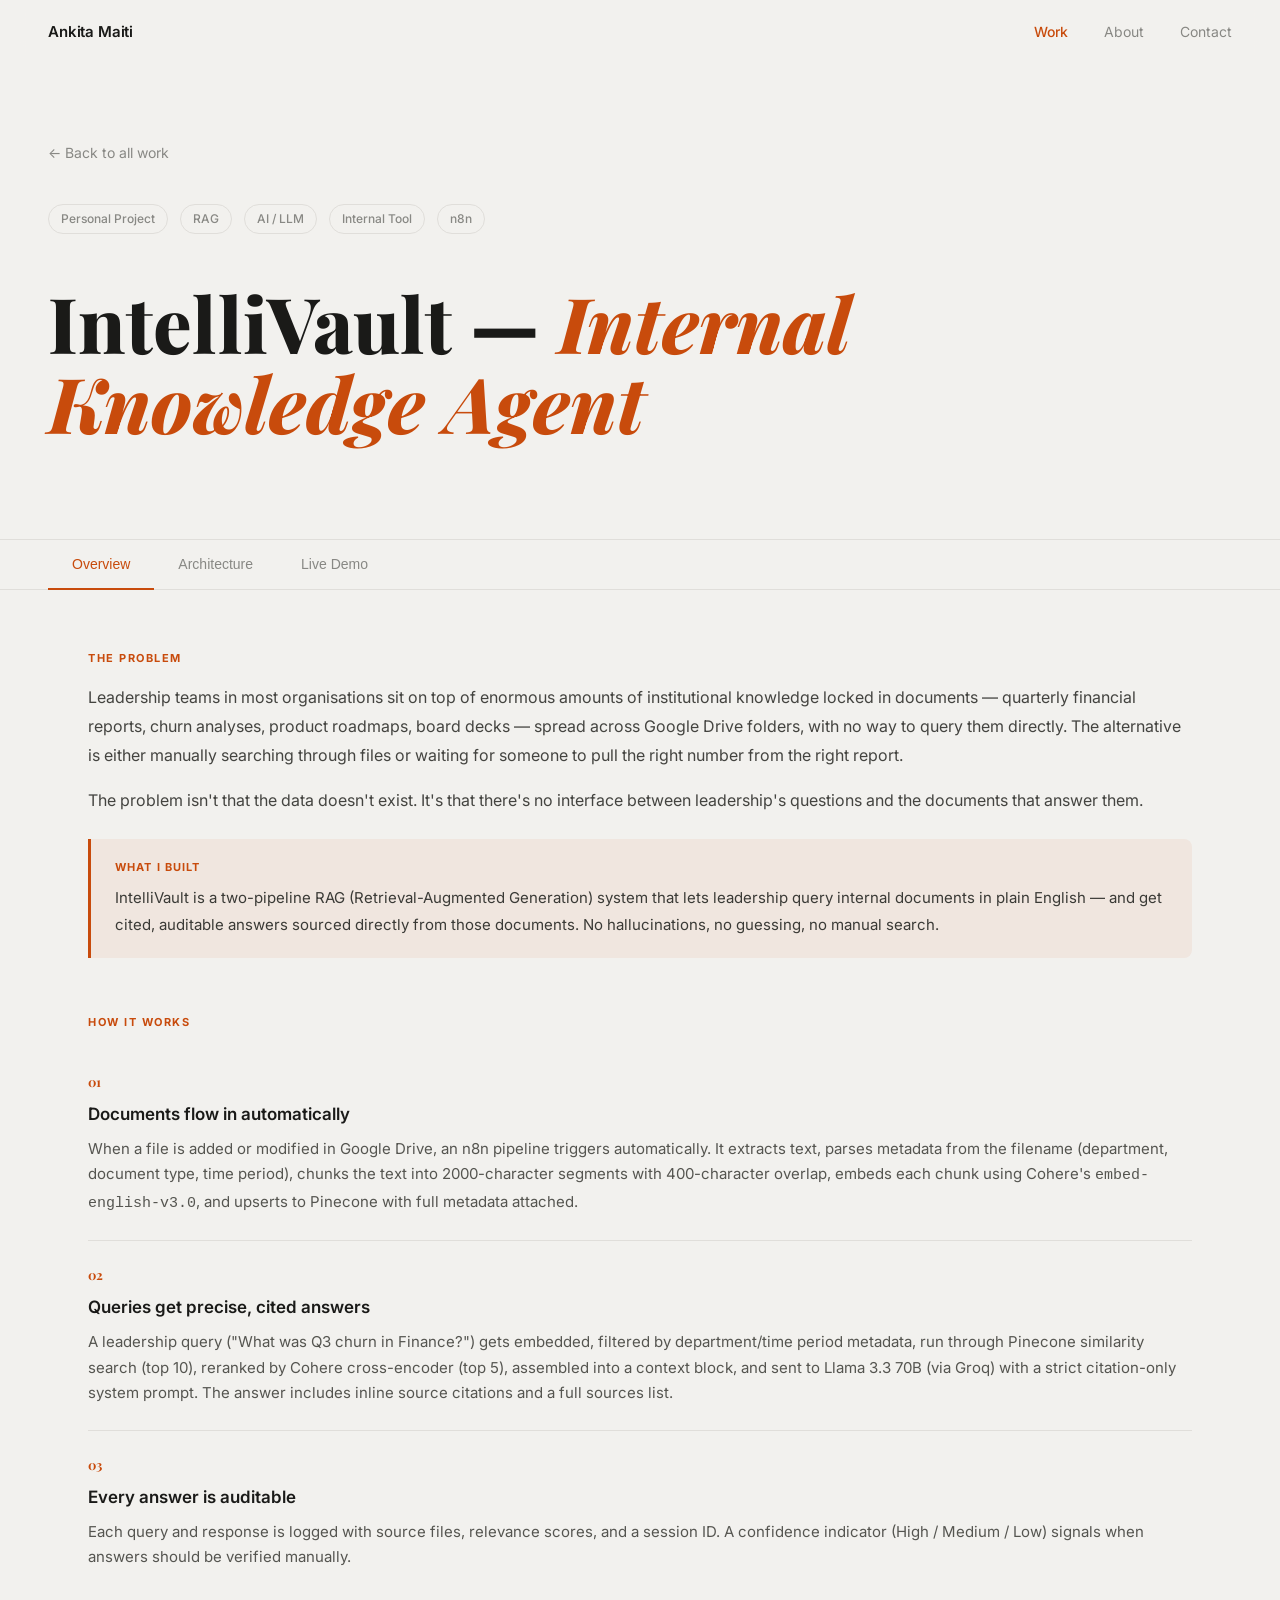
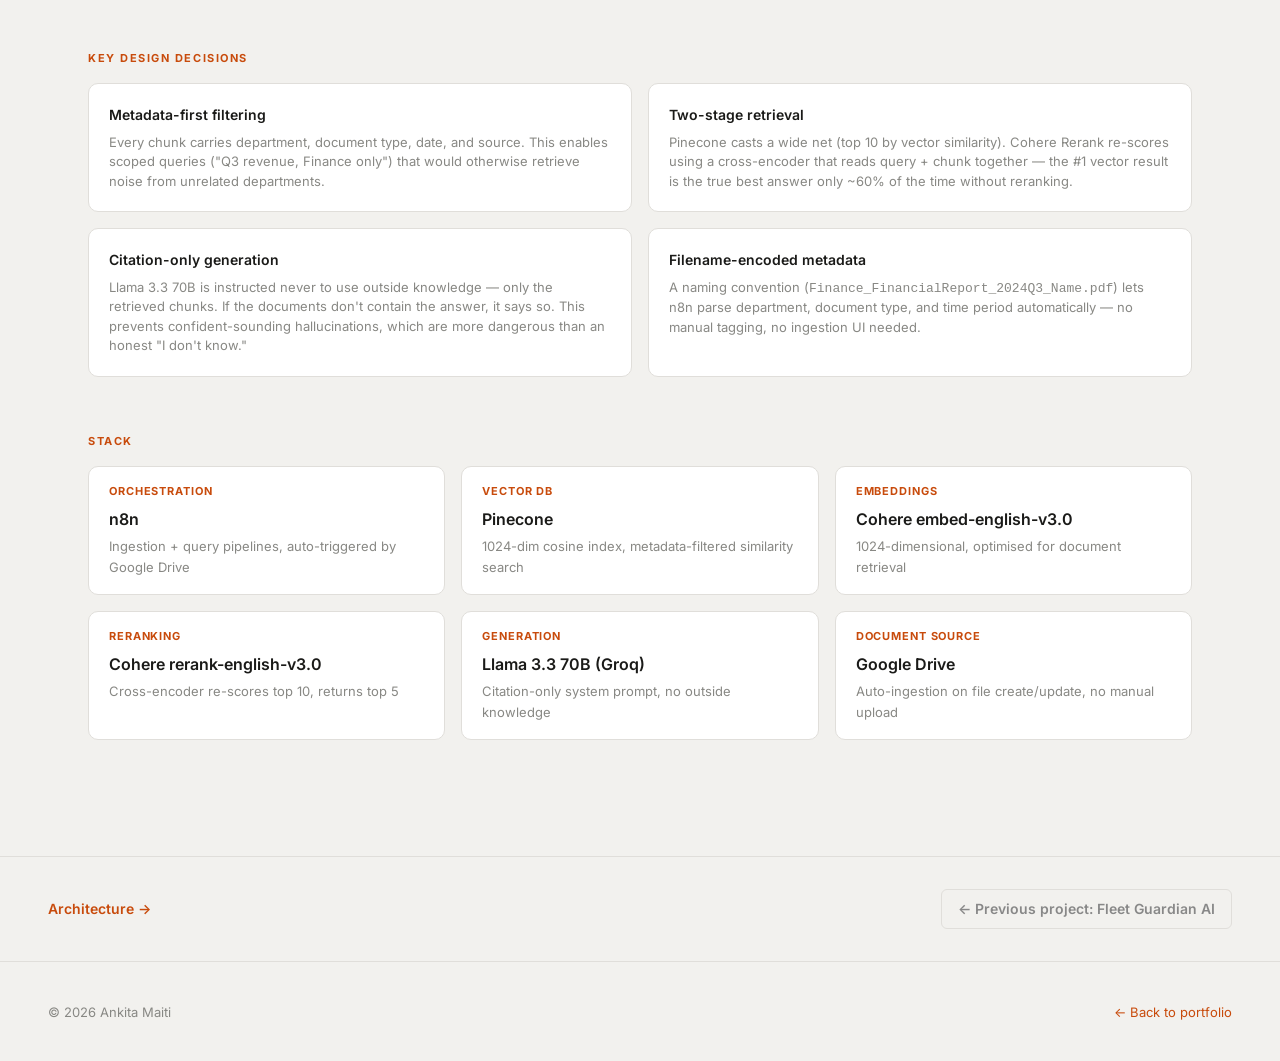
<file: cs-intellivault.html>
<!DOCTYPE html>
<html lang="en">
<head>
  <meta charset="UTF-8" />
  <meta name="viewport" content="width=device-width, initial-scale=1.0" />
  <title>IntelliVault — Ankita Maiti</title>
  <link rel="stylesheet" href="styles.css" />
</head>
<body>

<nav id="nav">
  <a href="index.html" class="nav-logo">Ankita Maiti</a>
  <div class="nav-links">
    <a href="index.html#work" class="active">Work</a>
    <a href="about.html">About</a>
    <a href="index.html#contact">Contact</a>
  </div>
</nav>

<!-- CASE STUDY HERO -->
<div class="cs-hero">
  <a href="index.html" class="cs-back">← Back to all work</a>
  <div class="cs-meta">
    <span class="tag">Personal Project</span>
    <span class="tag">RAG</span>
    <span class="tag">AI / LLM</span>
    <span class="tag">Internal Tool</span>
    <span class="tag">n8n</span>
  </div>
  <h1 class="cs-title">IntelliVault — <em>Internal Knowledge Agent</em></h1>

</div>

<!-- TABS -->
<div class="tabs">
  <div class="tab-list">
    <button class="tab-btn active" onclick="switchTab('overview', this)">Overview</button>
    <button class="tab-btn" onclick="switchTab('architecture', this)">Architecture</button>
    <button class="tab-btn" onclick="switchTab('demo', this)">Live Demo</button>
  </div>
</div>

<!-- OVERVIEW -->
<div class="tab-panel active" id="tab-overview">

  <div class="cs-section">
    <div class="cs-section-label">The Problem</div>
    <p>Leadership teams in most organisations sit on top of enormous amounts of institutional knowledge locked in documents — quarterly financial reports, churn analyses, product roadmaps, board decks — spread across Google Drive folders, with no way to query them directly. The alternative is either manually searching through files or waiting for someone to pull the right number from the right report.</p>
    <p style="margin-top:14px;">The problem isn't that the data doesn't exist. It's that there's no interface between leadership's questions and the documents that answer them.</p>

    <div class="callout">
      <div class="callout-label">What I Built</div>
      <p>IntelliVault is a two-pipeline RAG (Retrieval-Augmented Generation) system that lets leadership query internal documents in plain English — and get cited, auditable answers sourced directly from those documents. No hallucinations, no guessing, no manual search.</p>
    </div>
  </div>

  <div class="cs-section">
    <div class="cs-section-label">How It Works</div>
    <div class="steps">
      <div class="step">
        <div class="step-num"></div>
        <h4>Documents flow in automatically</h4>
        <p>When a file is added or modified in Google Drive, an n8n pipeline triggers automatically. It extracts text, parses metadata from the filename (department, document type, time period), chunks the text into 2000-character segments with 400-character overlap, embeds each chunk using Cohere's <code>embed-english-v3.0</code>, and upserts to Pinecone with full metadata attached.</p>
      </div>
      <div class="step">
        <div class="step-num"></div>
        <h4>Queries get precise, cited answers</h4>
        <p>A leadership query ("What was Q3 churn in Finance?") gets embedded, filtered by department/time period metadata, run through Pinecone similarity search (top 10), reranked by Cohere cross-encoder (top 5), assembled into a context block, and sent to Llama 3.3 70B (via Groq) with a strict citation-only system prompt. The answer includes inline source citations and a full sources list.</p>
      </div>
      <div class="step">
        <div class="step-num"></div>
        <h4>Every answer is auditable</h4>
        <p>Each query and response is logged with source files, relevance scores, and a session ID. A confidence indicator (High / Medium / Low) signals when answers should be verified manually.</p>
      </div>
    </div>
  </div>

  <div class="cs-section">
    <div class="cs-section-label">Key Design Decisions</div>
    <div class="tradeoffs">
      <div class="tradeoff-card">
        <h4>Metadata-first filtering</h4>
        <p>Every chunk carries department, document type, date, and source. This enables scoped queries ("Q3 revenue, Finance only") that would otherwise retrieve noise from unrelated departments.</p>
      </div>
      <div class="tradeoff-card">
        <h4>Two-stage retrieval</h4>
        <p>Pinecone casts a wide net (top 10 by vector similarity). Cohere Rerank re-scores using a cross-encoder that reads query + chunk together — the #1 vector result is the true best answer only ~60% of the time without reranking.</p>
      </div>
      <div class="tradeoff-card">
        <h4>Citation-only generation</h4>
        <p>Llama 3.3 70B is instructed never to use outside knowledge — only the retrieved chunks. If the documents don't contain the answer, it says so. This prevents confident-sounding hallucinations, which are more dangerous than an honest "I don't know."</p>
      </div>
      <div class="tradeoff-card">
        <h4>Filename-encoded metadata</h4>
        <p>A naming convention (<code>Finance_FinancialReport_2024Q3_Name.pdf</code>) lets n8n parse department, document type, and time period automatically — no manual tagging, no ingestion UI needed.</p>
      </div>
    </div>
  </div>

  <div class="cs-section">
    <div class="cs-section-label">Stack</div>
    <div class="tier-grid" style="display:grid; grid-template-columns: repeat(3, 1fr); gap:16px; margin-top:8px;">
      <div style="background:var(--bg-card); border:1px solid var(--border); border-radius:10px; padding:16px 20px;">
        <div style="font-size:11px; font-weight:700; text-transform:uppercase; letter-spacing:0.08em; color:var(--orange); margin-bottom:6px;">Orchestration</div>
        <div style="font-weight:600;">n8n</div>
        <div style="font-size:13px; color:var(--muted); margin-top:4px;">Ingestion + query pipelines, auto-triggered by Google Drive</div>
      </div>
      <div style="background:var(--bg-card); border:1px solid var(--border); border-radius:10px; padding:16px 20px;">
        <div style="font-size:11px; font-weight:700; text-transform:uppercase; letter-spacing:0.08em; color:var(--orange); margin-bottom:6px;">Vector DB</div>
        <div style="font-weight:600;">Pinecone</div>
        <div style="font-size:13px; color:var(--muted); margin-top:4px;">1024-dim cosine index, metadata-filtered similarity search</div>
      </div>
      <div style="background:var(--bg-card); border:1px solid var(--border); border-radius:10px; padding:16px 20px;">
        <div style="font-size:11px; font-weight:700; text-transform:uppercase; letter-spacing:0.08em; color:var(--orange); margin-bottom:6px;">Embeddings</div>
        <div style="font-weight:600;">Cohere embed-english-v3.0</div>
        <div style="font-size:13px; color:var(--muted); margin-top:4px;">1024-dimensional, optimised for document retrieval</div>
      </div>
      <div style="background:var(--bg-card); border:1px solid var(--border); border-radius:10px; padding:16px 20px;">
        <div style="font-size:11px; font-weight:700; text-transform:uppercase; letter-spacing:0.08em; color:var(--orange); margin-bottom:6px;">Reranking</div>
        <div style="font-weight:600;">Cohere rerank-english-v3.0</div>
        <div style="font-size:13px; color:var(--muted); margin-top:4px;">Cross-encoder re-scores top 10, returns top 5</div>
      </div>
      <div style="background:var(--bg-card); border:1px solid var(--border); border-radius:10px; padding:16px 20px;">
        <div style="font-size:11px; font-weight:700; text-transform:uppercase; letter-spacing:0.08em; color:var(--orange); margin-bottom:6px;">Generation</div>
        <div style="font-weight:600;">Llama 3.3 70B (Groq)</div>
        <div style="font-size:13px; color:var(--muted); margin-top:4px;">Citation-only system prompt, no outside knowledge</div>
      </div>
      <div style="background:var(--bg-card); border:1px solid var(--border); border-radius:10px; padding:16px 20px;">
        <div style="font-size:11px; font-weight:700; text-transform:uppercase; letter-spacing:0.08em; color:var(--orange); margin-bottom:6px;">Document Source</div>
        <div style="font-weight:600;">Google Drive</div>
        <div style="font-size:13px; color:var(--muted); margin-top:4px;">Auto-ingestion on file create/update, no manual upload</div>
      </div>
    </div>
  </div>

</div>

<!-- ARCHITECTURE -->
<div class="tab-panel" id="tab-architecture">

  <div class="cs-section">
    <div class="cs-section-label">System Design</div>
    <p>IntelliVault is two separate n8n pipelines with a shared Pinecone index. Documents flow in through Pipeline 1; leadership queries flow through Pipeline 2. They never interact at runtime — the index is the shared state.</p>
  </div>

  <!-- Pipeline 1 -->
  <div class="cs-section">
    <div class="cs-section-label">Pipeline 1 — Document Ingestion</div>
    <div style="margin:16px 0 32px; border-radius:12px; overflow:hidden; border:1px solid var(--border); background:#f8f8f6;">
      <img src="n8n-pipeline1-ingestion.png" alt="n8n ingestion pipeline workflow" style="width:100%; display:block;" />
    </div>
    <div class="steps">
      <div class="step">
        <div class="step-num"></div>
        <h4>Google Drive Trigger</h4>
        <p>Fires on file create or update. Watches the entire <code>IntelliVault/</code> folder tree, including sub-folders per department.</p>
      </div>
      <div class="step">
        <div class="step-num"></div>
        <h4>Download File → File Type Router</h4>
        <p>Downloads the file as binary data, then routes by type — PDF goes to the PDF extractor, plain text files go to the text file extractor. Both output a single <code>text</code> field.</p>
      </div>
      <div class="step">
        <div class="step-num"></div>
        <h4>Parse Metadata from Filename</h4>
        <p>JavaScript node parses <code>Finance_FinancialReport_2024Q3_Name.pdf</code> → <code>department</code>, <code>document_type</code>, <code>time_period</code>. No manual tagging needed.</p>
      </div>
      <div class="step">
        <div class="step-num"></div>
        <h4>Recursive Text Splitter</h4>
        <p>2000-character chunks, 400-character overlap. Tries paragraph breaks → line breaks → sentence boundaries → words to preserve natural language structure.</p>
      </div>
      <div class="step">
        <div class="step-num"></div>
        <h4>Process in Batches → Prepare Vector Payloads</h4>
        <p>Chunks are processed in a batch loop. Each chunk is packaged with its metadata into a vector payload ready for embedding.</p>
      </div>
      <div class="step">
        <div class="step-num"></div>
        <h4>Cohere Embed → Upsert to Pinecone</h4>
        <p>Each chunk embedded with Cohere <code>embed-english-v3.0</code> (1024 dims) via the Cohere API. Upserted to Pinecone with full metadata: source file, department, time period, chunk index, and raw text for citation.</p>
      </div>
    </div>
  </div>

  <!-- Pipeline 2 -->
  <div class="cs-section">
    <div class="cs-section-label">Pipeline 2 — Query & Answer</div>
    <div style="margin:16px 0 32px; border-radius:12px; overflow:hidden; border:1px solid var(--border); background:#f8f8f6;">
      <img src="n8n-pipeline2-query.png" alt="n8n query pipeline workflow" style="width:100%; display:block;" />
    </div>
    <div class="steps">
      <div class="step">
        <div class="step-num"></div>
        <h4>Webhook Trigger</h4>
        <p>Receives <code>{ query, department?, time_period? }</code> via POST. The chat UI calls this endpoint directly.</p>
      </div>
      <div class="step">
        <div class="step-num"></div>
        <h4>Pinecone Vector Store + Embeddings Cohere</h4>
        <p>Query is embedded using Cohere (same model as ingestion) and passed to the Pinecone Vector Store node, which performs cosine similarity search and returns the top 10 most similar chunks.</p>
      </div>
      <div class="step">
        <div class="step-num"></div>
        <h4>Parse Results + Prepare Rerank</h4>
        <p>Pinecone results are parsed and formatted into the structure expected by the Cohere Rerank API — each chunk paired with the original query.</p>
      </div>
      <div class="step">
        <div class="step-num"></div>
        <h4>Cohere Rerank</h4>
        <p>Cross-encoder scores all 10 chunks against the query jointly, producing relevance scores that reflect direct answerability — not just topical similarity. Top 5 are kept; chunks below 0.3 are discarded.</p>
      </div>
      <div class="step">
        <div class="step-num"></div>
        <h4>Build Prompt → Llama 3.3 70B (Groq)</h4>
        <p>Top 5 chunks are assembled into a context block with source labels. Groq runs Llama 3.3 70B with a citation-only system prompt — the model is instructed to use only the retrieved chunks and never outside knowledge.</p>
      </div>
      <div class="step">
        <div class="step-num"></div>
        <h4>Format Final Response → Respond to Webhook</h4>
        <p>Answer, inline citations, and source metadata are packaged into a JSON response and returned to the caller. Every query is logged with scores, sources, and session ID.</p>
      </div>
    </div>
  </div>

  <div class="cs-section">
    <div class="cs-section-label">Metadata Schema</div>
    <p style="margin-bottom:16px;">Every vector in Pinecone carries this metadata — enabling precise filtering before similarity search runs.</p>
    <div style="background:#1E293B; border-radius:10px; padding:20px 24px; overflow-x:auto;">
      <pre style="font-family: 'SF Mono', 'Fira Code', monospace; font-size:13px; color:#e2e8f0; line-height:1.7; margin:0;">{
  "source_file_name": "Finance_FinancialReport_2024Q3_Revenue.pdf",
  "department":       "Finance",
  "document_type":    "financial_report",
  "time_period":      "2024-Q3",
  "ingested_at":      "2024-10-15T09:30:00Z",
  "chunk_index":      4,
  "total_chunks":     22,
  "text":             "Revenue for Q3 2024 declined by 12% year-over-year..."
}</pre>
    </div>
  </div>

  <div class="cs-section">
    <div class="cs-section-label">Chunking Strategy by Document Type</div>
    <div style="overflow-x:auto;">
      <table style="width:100%; border-collapse:collapse; font-size:14px;">
        <thead>
          <tr style="border-bottom:2px solid var(--border);">
            <th style="text-align:left; padding:10px 16px; font-size:11px; font-weight:600; color:var(--muted); text-transform:uppercase; letter-spacing:0.08em;">Document Type</th>
            <th style="text-align:left; padding:10px 16px; font-size:11px; font-weight:600; color:var(--muted); text-transform:uppercase; letter-spacing:0.08em;">Strategy</th>
            <th style="text-align:left; padding:10px 16px; font-size:11px; font-weight:600; color:var(--muted); text-transform:uppercase; letter-spacing:0.08em;">Chunk Size</th>
            <th style="text-align:left; padding:10px 16px; font-size:11px; font-weight:600; color:var(--muted); text-transform:uppercase; letter-spacing:0.08em;">Overlap</th>
          </tr>
        </thead>
        <tbody>
          <tr style="border-bottom:1px solid var(--border); background:var(--bg-card);">
            <td style="padding:10px 16px; font-weight:500;">Financial reports (prose)</td>
            <td style="padding:10px 16px; color:#555550;">Recursive</td>
            <td style="padding:10px 16px; color:#555550;">2000 chars</td>
            <td style="padding:10px 16px; color:#555550;">400 chars</td>
          </tr>
          <tr style="border-bottom:1px solid var(--border);">
            <td style="padding:10px 16px; font-weight:500;">Financial reports (tables)</td>
            <td style="padding:10px 16px; color:#555550;">Table-aware (atomic)</td>
            <td style="padding:10px 16px; color:#555550;">Full table</td>
            <td style="padding:10px 16px; color:#555550;">N/A</td>
          </tr>
          <tr style="border-bottom:1px solid var(--border); background:var(--bg-card);">
            <td style="padding:10px 16px; font-weight:500;">Product catalogs</td>
            <td style="padding:10px 16px; color:#555550;">Structure-aware (per section)</td>
            <td style="padding:10px 16px; color:#555550;">Per section</td>
            <td style="padding:10px 16px; color:#555550;">50</td>
          </tr>
          <tr style="border-bottom:1px solid var(--border);">
            <td style="padding:10px 16px; font-weight:500;">Executive summaries</td>
            <td style="padding:10px 16px; color:#555550;">Sentence window</td>
            <td style="padding:10px 16px; color:#555550;">5 sentences</td>
            <td style="padding:10px 16px; color:#555550;">3 sentences</td>
          </tr>
          <tr style="background:var(--bg-card);">
            <td style="padding:10px 16px; font-weight:500;">Churn / analytics reports</td>
            <td style="padding:10px 16px; color:#555550;">Recursive</td>
            <td style="padding:10px 16px; color:#555550;">2000 chars</td>
            <td style="padding:10px 16px; color:#555550;">400 chars</td>
          </tr>
        </tbody>
      </table>
    </div>
  </div>

</div>

<!-- LIVE DEMO -->
<div class="tab-panel" id="tab-demo">
  <div class="cs-section" style="margin-bottom:24px;">
    <div class="cs-section-label">Live Demo</div>
    <p>The demo below is loaded with sample internal documents — a Q3 financial report, HR workforce analysis, engineering platform update, and product roadmap. Try asking questions like:</p>
    <ul style="margin-top:12px; color:#555550; font-size:14px; line-height:2;">
      <li><em>"What was the revenue performance in Q3 2024?"</em></li>
      <li><em>"What are the key findings from the HR workforce report?"</em></li>
      <li><em>"What platform updates were made by Engineering?"</em></li>
      <li><em>"What's on the product roadmap?"</em></li>
    </ul>
  </div>
  <div style="width:100%; height:80vh; border-radius:12px; overflow:hidden; border:1px solid var(--border);">
    <iframe
      src="intellivault_chat.html"
      style="width:100%; height:100%; border:none; display:block;"
      title="IntelliVault Live Demo">
    </iframe>
  </div>
</div>

<!-- PAGE NAV -->
<div style="padding: 32px 48px; border-top: 1px solid var(--border); display: flex; justify-content: space-between; align-items: center; flex-wrap: wrap; gap: 16px;">
  <div style="display:flex; flex-direction:column; gap:10px;">
    <div id="nav-prev-tab" style="display:none;">
      <a id="prev-tab-link" href="#" onclick="navTab(-1); return false;" style="font-size:14px; font-weight:600; color: var(--orange);">← <span id="prev-tab-name"></span></a>
    </div>
    <div id="nav-next-tab" style="display:none;">
      <a id="next-tab-link" href="#" onclick="navTab(1); return false;" style="font-size:14px; font-weight:600; color: var(--orange);"><span id="next-tab-name"></span> →</a>
    </div>
  </div>
  <a href="cs-fleet.html" style="font-size:14px; font-weight:600; color:#888; border: 1px solid var(--border); padding: 8px 16px; border-radius: 6px;">← Previous project: Fleet Guardian AI</a>
</div>

<footer>
  <span>© 2026 Ankita Maiti</span>
  <a href="index.html" style="color: var(--orange);">← Back to portfolio</a>
</footer>

<script>
  const nav = document.getElementById('nav');
  window.addEventListener('scroll', () => nav.classList.toggle('scrolled', window.scrollY > 20));

  const TABS = ['overview','architecture','demo'];
  const TAB_NAMES = { overview: 'Overview', architecture: 'Architecture', demo: 'Live Demo' };
  let currentTabIndex = 0;

  function switchTab(id, btn) {
    document.querySelectorAll('.tab-panel').forEach(p => p.classList.remove('active'));
    document.querySelectorAll('.tab-btn').forEach(b => b.classList.remove('active'));
    document.getElementById('tab-' + id).classList.add('active');
    btn.classList.add('active');
    currentTabIndex = TABS.indexOf(id);
    updatePageNav();
    window.scrollTo({ top: document.querySelector('.tabs').offsetTop - 70, behavior: 'smooth' });
  }

  function navTab(dir) {
    const newIndex = currentTabIndex + dir;
    if (newIndex < 0 || newIndex >= TABS.length) return;
    const btn = document.querySelectorAll('.tab-btn')[newIndex];
    switchTab(TABS[newIndex], btn);
  }

  function updatePageNav() {
    const hasPrev = currentTabIndex > 0;
    const hasNext = currentTabIndex < TABS.length - 1;
    document.getElementById('nav-prev-tab').style.display = hasPrev ? 'block' : 'none';
    document.getElementById('nav-next-tab').style.display = hasNext ? 'block' : 'none';
    if (hasPrev) document.getElementById('prev-tab-name').textContent = TAB_NAMES[TABS[currentTabIndex - 1]];
    if (hasNext) document.getElementById('next-tab-name').textContent = TAB_NAMES[TABS[currentTabIndex + 1]];
  }

  updatePageNav();
</script>
</body>
</html>
</file>
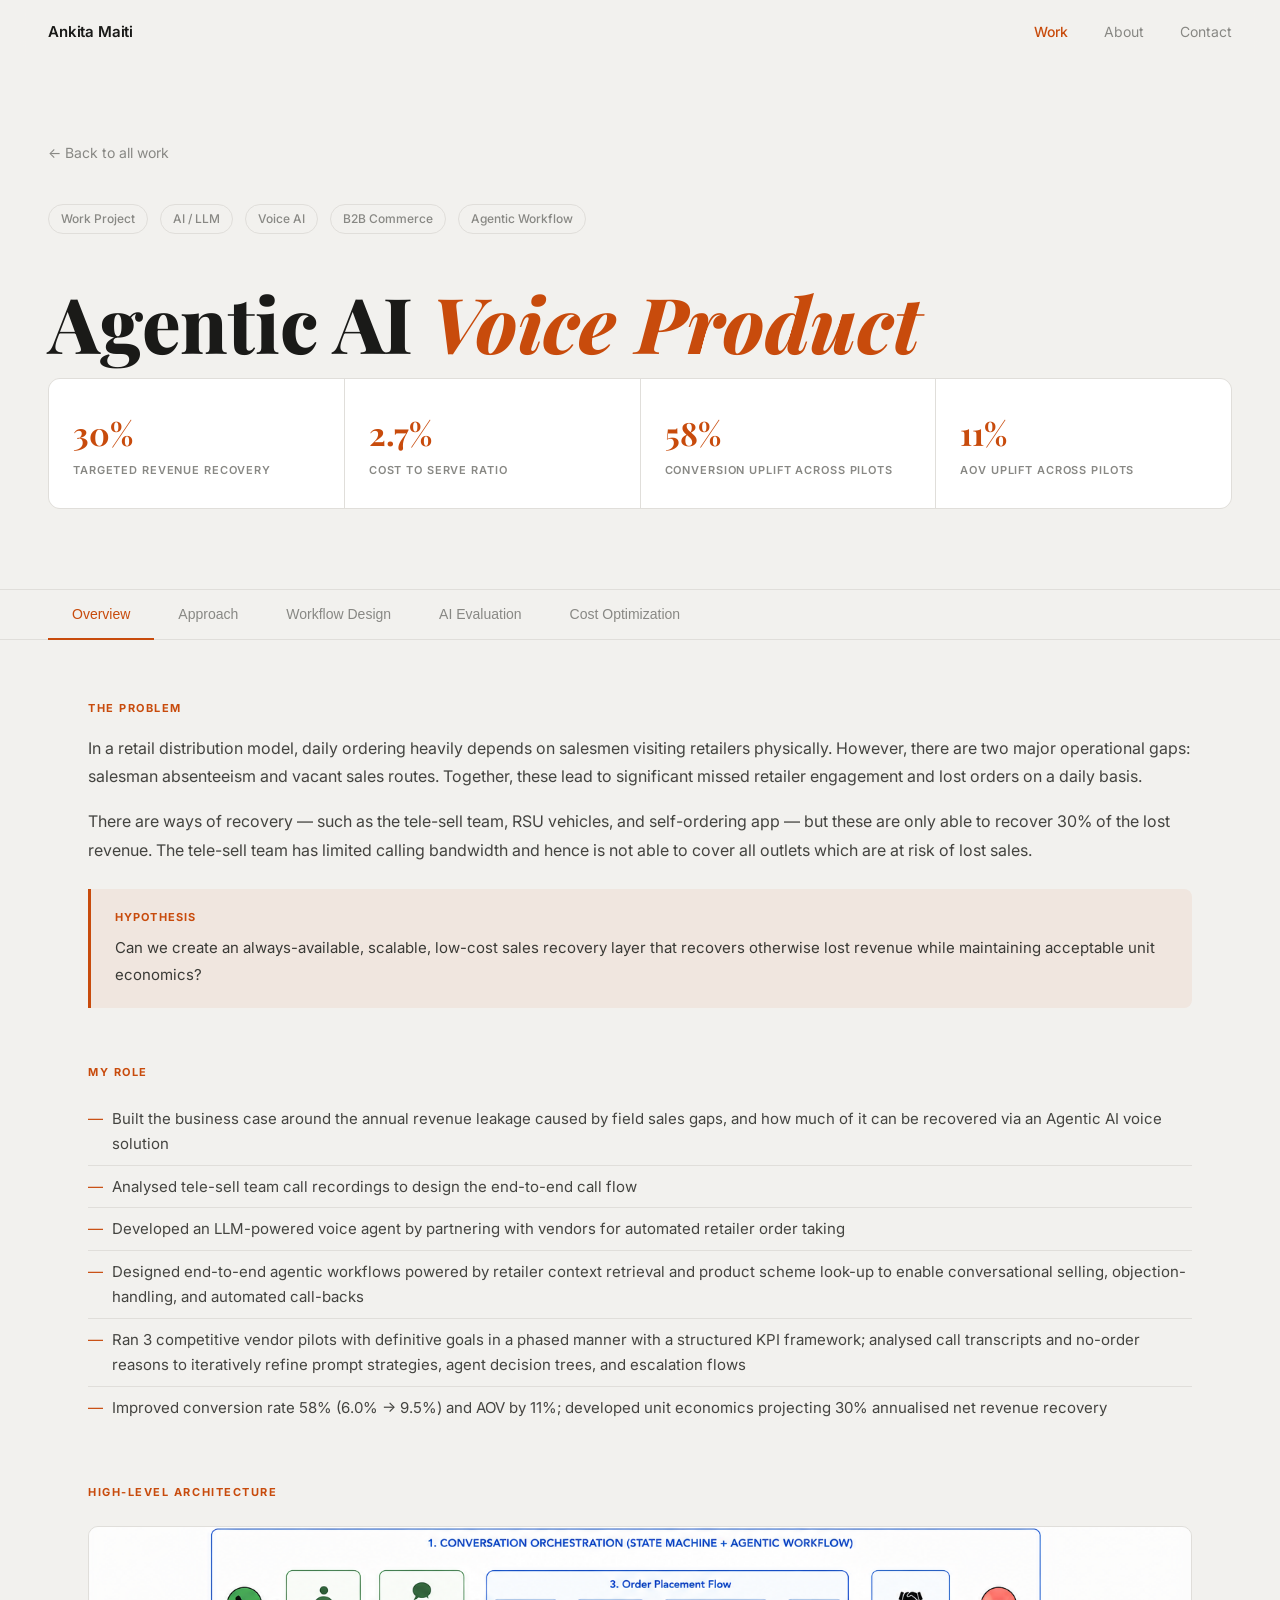
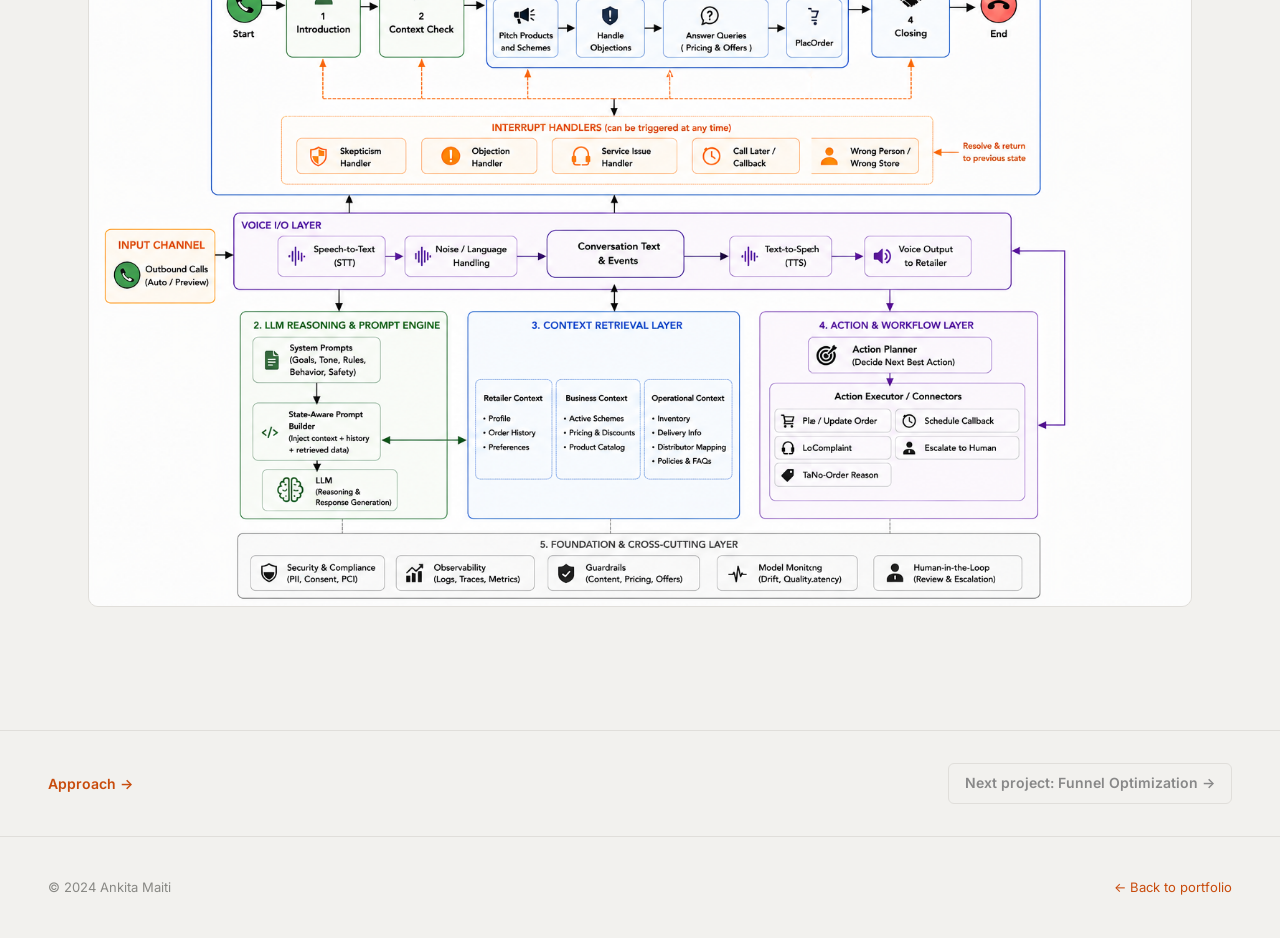
<file: cs-voice-agent.html>
<!DOCTYPE html>
<html lang="en">
<head>
  <meta charset="UTF-8" />
  <meta name="viewport" content="width=device-width, initial-scale=1.0" />
  <title>Agentic AI Voice Product — Ankita Maiti</title>
  <link rel="stylesheet" href="styles.css" />
</head>
<body>

<nav id="nav">
  <a href="index.html" class="nav-logo">Ankita Maiti</a>
  <div class="nav-links">
    <a href="index.html#work" class="active">Work</a>
    <a href="about.html">About</a>
    <a href="index.html#contact">Contact</a>
  </div>
</nav>

<!-- CASE STUDY HERO -->
<div class="cs-hero">
  <a href="index.html" class="cs-back">← Back to all work</a>
  <div class="cs-meta">
    <span class="tag">Work Project</span>
    <span class="tag">AI / LLM</span>
    <span class="tag">Voice AI</span>
    <span class="tag">B2B Commerce</span>
    <span class="tag">Agentic Workflow</span>
  </div>
  <h1 class="cs-title">Agentic AI <em>Voice Product</em></h1>

  <!-- ✏️ Replace [X] with real numbers when ready -->
  <div class="cs-metrics">
    <div class="cs-metric">
      <div class="cs-metric-val">30%</div>
      <div class="cs-metric-label">Targeted Revenue Recovery</div>
    </div>
    <div class="cs-metric">
      <div class="cs-metric-val">2.7%</div>
      <div class="cs-metric-label">Cost to Serve Ratio</div>
    </div>
    <div class="cs-metric">
      <div class="cs-metric-val">58%</div>
      <div class="cs-metric-label">Conversion Uplift Across Pilots</div>
    </div>
    <div class="cs-metric">
      <div class="cs-metric-val">11%</div>
      <div class="cs-metric-label">AOV Uplift Across Pilots</div>
    </div>
  </div>
</div>

<!-- TABS -->
<div class="tabs">
  <div class="tab-list">
    <button class="tab-btn active" onclick="switchTab('overview', this)">Overview</button>
    <button class="tab-btn" onclick="switchTab('approach', this)">Approach</button>
    <button class="tab-btn" onclick="switchTab('workflow', this)">Workflow Design</button>
    <button class="tab-btn" onclick="switchTab('evaluation', this)">AI Evaluation</button>
    <button class="tab-btn" onclick="switchTab('scaling', this)">Cost Optimization</button>
  </div>
</div>

<!-- OVERVIEW -->
<div class="tab-panel active" id="tab-overview">
  <div class="cs-section">
    <div class="cs-section-label">The Problem</div>
    <p>
      In a retail distribution model, daily ordering heavily depends on salesmen visiting retailers physically.
      However, there are two major operational gaps: salesman absenteeism and vacant sales routes. Together, these
      lead to significant missed retailer engagement and lost orders on a daily basis.
    </p>
    <p>
      There are ways of recovery — such as the tele-sell team, RSU vehicles, and self-ordering app —
      but these are only able to recover 30% of the lost revenue. The tele-sell team has limited calling bandwidth
      and hence is not able to cover all outlets which are at risk of lost sales.
    </p>

    <div class="callout">
      <div class="callout-label">Hypothesis</div>
      <p>Can we create an always-available, scalable, low-cost sales recovery layer that recovers otherwise lost revenue while maintaining acceptable unit economics?</p>
    </div>
  </div>

  <div class="cs-section">
    <div class="cs-section-label">My Role</div>
    <ul>
      <li>Built the business case around the annual revenue leakage caused by field sales gaps, and how much of it can be recovered via an Agentic AI voice solution</li>
      <li>Analysed tele-sell team call recordings to design the end-to-end call flow</li>
      <li>Developed an LLM-powered voice agent by partnering with vendors for automated retailer order taking</li>
      <li>Designed end-to-end agentic workflows powered by retailer context retrieval and product scheme look-up to enable conversational selling, objection-handling, and automated call-backs</li>
      <li>Ran 3 competitive vendor pilots with definitive goals in a phased manner with a structured KPI framework; analysed call transcripts and no-order reasons to iteratively refine prompt strategies, agent decision trees, and escalation flows</li>
      <li>Improved conversion rate 58% (6.0% → 9.5%) and AOV by 11%; developed unit economics projecting 30% annualised net revenue recovery</li>
    </ul>
  </div>

  <div class="cs-section">
    <div class="cs-section-label">High-Level Architecture</div>
    <img src="voice-agent-architecture.png" alt="Agentic AI Tele-calling Architecture" style="width:100%; border-radius:10px; border:1px solid var(--border); margin-top:8px;" />
  </div>
</div>

<!-- APPROACH -->
<div class="tab-panel" id="tab-approach">
  <div class="cs-section">
    <div class="cs-section-label">Approach Overview</div>
    <p>I structured the pilots progressively. I first conducted a small pilot with one vendor to understand the problem and establish a baseline. After establishing a baseline, I conducted a second pilot with the same vendor — this time incorporating learnings from the first pilot to improve the workflow and validate whether it led to improved results. Once I had a richer understanding of the workflow from the second pilot, I went ahead with a third pilot evaluating additional vendors. In the fourth pilot, I moved into a structured optimization phase focused on conversion, AOV, and unit economics — an ongoing phase — with the selected vendor.</p>
  </div>

  <div class="cs-section">
    <div class="cs-section-label">The Pilots</div>
    <div class="steps">

      <div class="step">
        <div class="step-num"></div>
        <h4>Stage 1 — Baseline Validation</h4>
        <p>I started with a vendor because my first goal was to establish a baseline. I designed a simple order-taking workflow based on analysis of existing tele-sell conversations and tested whether retailers would:</p>
        <ul style="margin: 12px 0 16px;">
          <li>engage with an AI voice agent</li>
          <li>trust the interaction</li>
          <li>and place orders through the channel</li>
        </ul>
        <p>The first pilot helped us identify major friction points:</p>
        <ul style="margin: 12px 0 16px;">
          <li>retailer skepticism</li>
          <li>stock already present</li>
          <li>callback requests</li>
          <li>and preference for ordering through salesmen</li>
        </ul>
        <p>At this stage, the biggest outcome wasn't conversion. It was learning.</p>
      </div>

      <div class="step">
        <div class="step-num"></div>
        <h4>Stage 2 — Workflow Optimization</h4>
        <p>After identifying the friction points in the first pilot, I designed an improved workflow that:</p>
        <ul style="margin: 12px 0 16px;">
          <li>removed unnatural phrases</li>
          <li>introduced callback flows</li>
          <li>added distributor context</li>
          <li>incorporated past order history</li>
          <li>and improved FAQ handling</li>
        </ul>
        <p>This led to an improvement in the funnel, particularly engaged-to-order conversion, which increased from 6.5% to 9%. More importantly, we generated a much richer understanding of retailer behaviour and conversation failure points.</p>
      </div>

      <div class="step">
        <div class="step-num"></div>
        <h4>Stage 3 — Benchmark Alternative Vendors</h4>
        <p>Once I had a clearer picture of what a successful AI sales conversation required, I engaged additional vendors. By this stage, I had a much more mature evaluation framework. I knew we needed capabilities such as:</p>
        <ul style="margin: 12px 0 16px;">
          <li>skepticism handling</li>
          <li>objection handling</li>
          <li>callback management</li>
          <li>contextual personalization</li>
          <li>and transcript visibility</li>
        </ul>
        <p>Instead of evaluating generic AI capabilities, I evaluated each vendor against the specific retailer behaviours we had observed in earlier pilots.</p>
      </div>

      <div class="step">
        <div class="step-num"></div>
        <h4>Stage 4 — Deep-Dive with the Best Performer</h4>
        <p>One vendor emerged as the strongest performer across conversion, conversation quality, and workflow flexibility. Rather than immediately scaling, I treated that as another learning phase. I designed a structured experimentation roadmap around:</p>
        <ul style="margin: 12px 0 16px;">
          <li>opening strategies</li>
          <li>objection handling</li>
          <li>basket expansion</li>
          <li>and reducing non-productive call time</li>
        </ul>
        <p>The goal shifted from validating feasibility to optimising conversion, AOV, and cost-to-serve.</p>
      </div>

    </div>
  </div>

</div>

<!-- WORKFLOW DESIGN -->
<div class="tab-panel" id="tab-workflow">

  <div class="split-grid" style="display: grid; grid-template-columns: 1fr 1fr; gap: 48px; align-items: start;">

    <!-- LEFT: TEXT EXPLANATION -->
    <div>

      <div class="cs-section">
        <div class="cs-section-label">The Big Idea — Why "Multi-Agent"?</div>
        <p>A single AI agent trying to do everything — verify the retailer, pitch products, handle complaints, manage objections, close the call — becomes very hard to build, test, and improve. Each task requires different context, different logic, and different failure modes.</p>
        <p>The multi-agent approach breaks the call into specialist agents, each owning one job. The Orchestrator sits above them all and decides which agent should be active at any moment — like a call center supervisor routing between specialists.</p>
      </div>

      <div class="cs-section">
        <div class="cs-section-label">Layer 1 — The Orchestrator</div>
        <p>Think of this as the "brain" of the system. It:</p>
        <ul>
          <li>Maintains the state of the conversation at all times — what stage are we at, what has been said, what has been agreed</li>
          <li>Listens to every turn and decides: stay in the current agent, or hand off to another?</li>
          <li>Passes context between agents — so when Pitch Agent takes over from Intro Agent, it already knows the retailer's name, tone, and what was said</li>
        </ul>
        <div class="callout" style="margin-top: 20px;">
          <div class="callout-label">Key Principle</div>
          <p>The Orchestrator never speaks to the retailer directly. It only routes.</p>
        </div>
      </div>

      <div class="cs-section">
        <div class="cs-section-label">Layer 2 — The Linear Flow (a normal call)</div>
        <div class="steps">

          <div class="step">
            <div class="step-num"></div>
            <h4>Agent 1 — Verification</h4>
            <p>Confirms it's speaking to the right store. Checks against the Retailer DB — store name, owner name, phone. Two outcomes: verified (proceed) or wrong store (hand off to Wrong Store interrupt agent, close gracefully).</p>
          </div>

          <div class="step">
            <div class="step-num"></div>
            <h4>Agent 2 — Intro</h4>
            <p>Explains why it's calling — "Your salesman is absent today, so I've called to take your order." Warms up the conversation, reads the retailer's tone (engaged? busy? irritated?). The Orchestrator uses this signal to decide whether to proceed to pitch or hand off to an interrupt agent.</p>
          </div>

          <div class="step">
            <div class="step-num"></div>
            <h4>Agent 3 — Pitch</h4>
            <p>Pulls the retailer's past order history and leads with familiar SKUs. Surfaces the most relevant active schemes. Then asks about stock — the retailer's answer determines which path the call takes next.</p>
          </div>

          <div class="step">
            <div class="step-num"></div>
            <h4>Agent 4A / 4B — Stock Handling</h4>
            <p><strong>Stock Agent (4A):</strong> Retailer says they have stock — asks what specifically, cross-references against their usual basket, and pitches on the gaps. "I see you usually order Thums Up 2L — are you running low on that?"</p>
            <p style="margin-top: 10px;"><strong>AOV Agent (4B):</strong> Retailer has full stock — pivots to impulse SKUs, new launches, scheme urgency ("this offer ends Friday"), social proof. If no traction, moves gracefully to close.</p>
          </div>

          <div class="step">
            <div class="step-num"></div>
            <h4>Agent 5 — Order Confirmation</h4>
            <p>Reads back the full order — every SKU, quantity, scheme applied. Gets explicit confirmation, places the order in the OMS, and shares an order reference number.</p>
          </div>

          <div class="step">
            <div class="step-num"></div>
            <h4>Agent 6 — Close</h4>
            <p>Thanks the retailer, mentions expected delivery, ends the call warmly. Logs the full outcome to the CRM — order ID, schemes applied, any flags raised.</p>
          </div>

        </div>
      </div>

      <div class="cs-section">
        <div class="cs-section-label">Layer 3 — Interrupt Agents (when the call goes sideways)</div>
        <p>These agents can fire at any point. The Orchestrator is always listening for trigger signals.</p>
        <div class="steps" style="margin-top: 20px;">
          <div class="step">
            <div class="step-num"></div>
            <h4>Wrong Store Agent</h4>
            <p>Fires during verification if the person isn't the right retailer. Apologises, closes politely, logs as wrong number.</p>
          </div>
          <div class="step">
            <div class="step-num"></div>
            <h4>Callback Agent</h4>
            <p>Fires if the retailer says they're busy. Doesn't push — asks when would be a good time, schedules a callback, closes the call. The system auto-dials at the scheduled time.</p>
          </div>
          <div class="step">
            <div class="step-num"></div>
            <h4>Service Request Agent</h4>
            <p>Fires if the retailer raises a complaint — cooler not working, delivery issue, damaged goods. Acknowledges empathetically, looks up Service FAQs DB, raises a ticket — and returns to the pitch flow. The complaint doesn't end the call.</p>
          </div>
          <div class="step">
            <div class="step-num"></div>
            <h4>Objection Handler Agent</h4>
            <p>Fires if the retailer pushes back during pitch. Uses pre-trained objection scripts, surfaces a relevant scheme to counter price objections, then hands back to Pitch Agent.</p>
          </div>
          <div class="step">
            <div class="step-num"></div>
            <h4>Skepticism Handler Agent</h4>
            <p>Fires when a retailer questions the call's legitimacy — "Who are you? Why is a bot calling me?" Builds trust by surfacing their distributor name, last order date, and SKUs ordered. Once trust is established, the Orchestrator returns to where the conversation was.</p>
          </div>
        </div>
      </div>

      <div class="cs-section">
        <div class="cs-section-label">Layer 4 — The Context Databases</div>
        <p>All agents draw from the same three databases. The Orchestrator passes relevant context to whichever agent is active — no agent re-fetches independently.</p>
        <ul style="margin-top: 16px;">
          <li><strong>Retailer context</strong> — who they are, what they've ordered before, how often, their category, credit terms</li>
          <li><strong>Business context</strong> — what SKUs exist, current pricing, active schemes</li>
          <li><strong>Operational context</strong> — inventory levels, delivery timelines, distributor mapping, service FAQs, policies</li>
        </ul>
        <div class="callout" style="margin-top: 24px;">
          <div class="callout-label">What makes this "agentic"</div>
          <p>The system isn't following a rigid script. At each turn, the Orchestrator interprets what the retailer said, decides what it means, and chooses the right next action. It's goal-directed (place the order) but adaptive (handles anything the retailer throws at it).</p>
        </div>
      </div>

    </div>

    <!-- RIGHT: STICKY DIAGRAM -->
    <div style="position: sticky; top: 80px;">
      <div style="font-size: 11px; font-weight: 700; letter-spacing: 0.12em; text-transform: uppercase; color: var(--orange); margin-bottom: 12px;">Multi-Agent Workflow</div>
      <iframe
        src="multi_agent_workflow.html"
        style="width: 100%; height: 90vh; border: 1px solid var(--border); border-radius: 12px; display: block;"
        title="Multi-Agent Conversational Selling Workflow">
      </iframe>
    </div>

  </div>

</div>

<!-- AI EVALUATION -->
<div class="tab-panel" id="tab-evaluation">

  <style>
    .ev-intro { font-size:16px; color:#555550; line-height:1.75; margin-bottom:32px; padding-bottom:28px; border-bottom:1px solid var(--border); }
    .ev-layer { margin-bottom:40px; }
    .ev-layer-header { display:flex; align-items:center; gap:12px; margin-bottom:14px; }
    .ev-badge { background:var(--orange); color:#fff; font-size:10px; font-weight:700; letter-spacing:0.6px; text-transform:uppercase; padding:4px 12px; border-radius:20px; flex-shrink:0; }
    .ev-layer-title { font-family:var(--serif); font-size:18px; font-weight:700; }
    .ev-layer-desc { font-size:14px; color:#555550; line-height:1.7; margin-bottom:14px; }
    .ev-table-wrap { overflow-x:auto; border-radius:10px; border:1px solid var(--border); margin-bottom:16px; }
    .ev-table { width:100%; border-collapse:collapse; font-size:14px; background:var(--bg-card); }
    .ev-table thead tr { background:#1E293B; color:#fff; }
    .ev-table thead th { padding:11px 16px; text-align:left; font-size:11px; font-weight:700; letter-spacing:0.5px; text-transform:uppercase; }
    .ev-table tbody tr { border-bottom:1px solid var(--border); }
    .ev-table tbody tr:last-child { border-bottom:none; }
    .ev-table tbody tr:nth-child(even) { background:#faf9f7; }
    .ev-table tbody td { padding:11px 16px; color:#555550; vertical-align:top; line-height:1.5; }
    .ev-table tbody td:first-child { font-weight:600; color:var(--text); }
    .ev-num { color:var(--orange) !important; font-weight:700 !important; width:32px; text-align:center; }
    .ev-target { font-weight:700; color:var(--text); }
    .ev-buckets { display:grid; grid-template-columns:1fr 1fr; gap:12px; margin-bottom:16px; }
    .ev-bucket { background:var(--bg-card); border:1px solid var(--border); border-radius:8px; padding:14px 16px; }
    .ev-bucket-title { font-size:11px; font-weight:700; text-transform:uppercase; letter-spacing:0.5px; margin-bottom:10px; padding-bottom:8px; border-bottom:1px solid var(--border); }
    .ev-bucket-engaged .ev-bucket-title { color:#166534; }
    .ev-bucket-not .ev-bucket-title { color:#991B1B; }
    .ev-bucket-item { font-size:13px; color:#555550; padding:3px 0; display:flex; align-items:flex-start; gap:6px; }
    .ev-bucket-item::before { content:"·"; color:var(--orange); font-weight:700; flex-shrink:0; }
    .ev-callout { background:var(--bg-card); border:1px solid var(--border); border-left:4px solid var(--orange); border-radius:8px; padding:16px 20px; margin-bottom:16px; }
    .ev-callout-title { font-size:11px; font-weight:700; color:var(--orange); text-transform:uppercase; letter-spacing:0.5px; margin-bottom:6px; }
    .ev-callout-body { font-size:14px; color:#555550; line-height:1.65; }
    .ev-scoring { background:var(--bg-card); border:1px solid var(--border); border-radius:10px; padding:20px 24px; margin-top:16px; }
    .ev-scoring-title { font-size:13px; font-weight:700; color:var(--text); margin-bottom:6px; }
    .ev-utterance { font-size:14px; font-style:italic; color:#555550; margin-bottom:14px; padding:10px 14px; background:var(--bg); border-radius:6px; border-left:3px solid var(--orange); }
    .ev-rubric-row { display:flex; justify-content:space-between; align-items:center; padding:7px 0; border-bottom:1px solid var(--border); font-size:13px; }
    .ev-rubric-row:last-of-type { border-bottom:none; }
    .ev-score-1 { font-weight:700; color:#166534; background:#F0FDF4; border:1px solid #BBF7D0; border-radius:4px; padding:2px 10px; font-size:12px; }
    .ev-score-0 { font-weight:700; color:#991B1B; background:#FEF2F2; border:1px solid #FECACA; border-radius:4px; padding:2px 10px; font-size:12px; }
    .ev-rubric-total { display:flex; justify-content:space-between; align-items:center; margin-top:12px; padding-top:12px; border-top:2px solid var(--border); font-weight:700; font-size:14px; }
    .ev-rubric-total-score { color:var(--orange); font-size:16px; }
    .ev-rubric-insight { font-size:13px; color:#888884; font-style:italic; margin-top:8px; line-height:1.5; }
    .ev-closing { background:#1E293B; color:#fff; border-radius:12px; padding:24px 28px; margin-top:16px; }
    .ev-closing-title { font-family:var(--serif); font-size:16px; font-weight:700; margin-bottom:10px; }
    .ev-closing-body { font-size:14px; color:rgba(255,255,255,0.8); line-height:1.7; }
    .ev-divider { height:1px; background:var(--border); margin:32px 0; }
  </style>

  <p class="ev-intro">
    Evaluating a conversational AI system is fundamentally different from evaluating traditional software. There are no pass/fail unit tests. The agent's output is language — contextual, adaptive, and often ambiguous. Standard quantitative metrics like accuracy or F1 score don't capture what matters: did the agent sell well, handle an objection gracefully, or recover a skeptical retailer? My evaluation approach was two-layered — <strong>business metrics</strong> to track commercial outcomes, and <strong>call quality metrics</strong> assessed through a qualitative binary scoring framework, grounded in a golden dataset of real retailer scenarios.
  </p>

  <!-- LAYER 1 -->
  <div class="ev-layer">
    <div class="ev-layer-header">
      <span class="ev-badge">Layer 1</span>
      <span class="ev-layer-title">Business & Operational Metrics</span>
    </div>
    <p class="ev-layer-desc">Top-line metrics tracked at the call level to measure commercial performance of the AI system.</p>
    <div class="ev-table-wrap">
      <table class="ev-table">
        <thead><tr><th class="ev-num">#</th><th>Metric</th><th>Definition</th></tr></thead>
        <tbody>
          <tr><td class="ev-num">1</td><td>Order Conversion Rate</td><td>Number of orders successfully taken by AI from retailers</td></tr>
          <tr><td class="ev-num">2</td><td>Average Order Value (AOV)</td><td>Order value per AI-assisted transaction</td></tr>
          <tr><td class="ev-num">3</td><td>Average Handle Time (AHT)</td><td>Total call duration between AI agent and retailer</td></tr>
          <tr><td class="ev-num">4</td><td>Call Pickup Rate</td><td>Calls picked up ÷ calls triggered</td></tr>
          <tr><td class="ev-num">5</td><td>Call Engagement Rate</td><td>Engaged calls (&gt;10s) ÷ calls picked up</td></tr>
        </tbody>
      </table>
    </div>
    <p class="ev-layer-desc" style="margin-top:14px;">Engaged calls were bucketed to understand why calls succeeded or failed:</p>
    <div class="ev-buckets">
      <div class="ev-bucket ev-bucket-engaged">
        <div class="ev-bucket-title">✓ Engaged Calls (&gt;10s)</div>
        <div class="ev-bucket-item">Stock present</div>
        <div class="ev-bucket-item">Already ordered on other source</div>
        <div class="ev-bucket-item">Service issue raised</div>
        <div class="ev-bucket-item">Schemes communicated but not convinced</div>
        <div class="ev-bucket-item">Schemes not communicated</div>
      </div>
      <div class="ev-bucket ev-bucket-not">
        <div class="ev-bucket-title">✗ Non-Engaged Calls (&lt;10s)</div>
        <div class="ev-bucket-item">Retailer busy / unavailable</div>
        <div class="ev-bucket-item">Disconnected due to suspicion</div>
        <div class="ev-bucket-item">Network issue</div>
        <div class="ev-bucket-item">No response</div>
      </div>
    </div>
  </div>

  <div class="ev-divider"></div>

  <!-- LAYER 2 -->
  <div class="ev-layer">
    <div class="ev-layer-header">
      <span class="ev-badge">Layer 2</span>
      <span class="ev-layer-title">Call Quality Metrics — Binary Scoring</span>
    </div>
    <p class="ev-layer-desc">For qualitative evaluation, I built a framework around a golden dataset and binary scoring — assessing not just whether the agent responded, but whether it responded correctly at each critical moment of the call.</p>

    <div class="ev-callout">
      <div class="ev-callout-title">The Golden Dataset</div>
      <div class="ev-callout-body">A curated set of representative call scenarios — each defined by scenario type, the retailer's utterance as it would naturally occur on a call, and the expected agent behaviour. The dataset covers the highest-frequency and highest-stakes moments in the call, not every possible retailer utterance.</div>
    </div>

    <div class="ev-table-wrap">
      <table class="ev-table">
        <thead><tr><th>Scenario</th><th>Retailer Utterance</th><th>Expected Behaviour</th></tr></thead>
        <tbody>
          <tr><td>Stock Present</td><td><em>"I already have stock"</em></td><td>Acknowledge + pitch alternate SKU</td></tr>
          <tr><td>Salesman Preference</td><td><em>"I only give orders to my salesman"</em></td><td>Build trust + low-risk pitch</td></tr>
          <tr><td>Busy</td><td><em>"I don't have time right now"</em></td><td>Trigger callback flow</td></tr>
          <tr><td>Service Issue</td><td><em>"The cooler is broken"</em></td><td>Log complaint + return to order flow</td></tr>
          <tr><td>Skepticism</td><td><em>"Who is this calling?"</em></td><td>Trigger authenticity response</td></tr>
        </tbody>
      </table>
    </div>

    <p class="ev-layer-desc" style="margin-top:20px;">Each call was evaluated across 10 quality metrics, scored 0 or 1 per rubric item:</p>

    <div class="ev-table-wrap">
      <table class="ev-table">
        <thead><tr><th class="ev-num">#</th><th>Call Quality Metric</th><th>Measured By</th></tr></thead>
        <tbody>
          <tr><td class="ev-num">1</td><td>Greeting / Introduction</td><td>Conversation moved to the next stage</td></tr>
          <tr><td class="ev-num">2</td><td>Retailer Verification</td><td>Explicit confirmation provided by retailer</td></tr>
          <tr><td class="ev-num">3</td><td>Product & Scheme Pitching</td><td>Retailer demonstrates understanding — acknowledges, asks follow-up questions, or responds meaningfully. Pitch is relevant to retailer profile, not generic.</td></tr>
          <tr><td class="ev-num">4</td><td>Service Request Handling</td><td>Agent acknowledges the issue, responds politely, provides correct guidance, and maintains conversational flow without derailing the call</td></tr>
          <tr><td class="ev-num">5</td><td>Persuasion Effectiveness</td><td>Agent successfully pivots when retailer has stock, refuses to order, or is only interested in complaining</td></tr>
          <tr><td class="ev-num">6</td><td>Skepticism Handling</td><td>Agent answers distributor, pricing, and delivery questions confidently; retailer continues without hesitation</td></tr>
          <tr><td class="ev-num">7</td><td>Order Validation</td><td>Agent confirms SKUs, quantities, and changes before placing; retailer explicitly agrees</td></tr>
          <tr><td class="ev-num">8</td><td>Order Value Communication</td><td>Agent communicates total order value clearly and accurately</td></tr>
          <tr><td class="ev-num">9</td><td>Call Closing</td><td>Agent summarises next steps, thanks retailer, and ends smoothly — no abrupt ending</td></tr>
          <tr><td class="ev-num">10</td><td>Latency</td><td>Response time measured in milliseconds from retailer end-of-speech to agent speech start</td></tr>
        </tbody>
      </table>
    </div>

    <div class="ev-callout" style="margin-top:20px;">
      <div class="ev-callout-title">Why Binary, Not Likert</div>
      <div class="ev-callout-body">A Likert scale (0–5) introduces subjectivity at exactly the wrong moment. Consider the stock objection scenario: how do you score a 3 out of 5? Did the agent partially acknowledge? Somewhat pivot? The ambiguity makes scores inconsistent across evaluators and impossible to act on. Binary scoring forces precision — every rubric item is a specific, observable behaviour, which converts evaluation into a debugging tool.</div>
    </div>

    <div class="ev-scoring">
      <div class="ev-scoring-title">Example — Stock Present Scenario</div>
      <div class="ev-utterance">Retailer: "I already have stock."</div>
      <div class="ev-rubric-row"><span>AI recognised stock objection</span><span class="ev-score-1">1</span></div>
      <div class="ev-rubric-row"><span>AI acknowledged objection</span><span class="ev-score-1">1</span></div>
      <div class="ev-rubric-row"><span>AI communicated active scheme</span><span class="ev-score-1">1</span></div>
      <div class="ev-rubric-row"><span>AI attempted alternate pitch</span><span class="ev-score-0">0</span></div>
      <div class="ev-rubric-total"><span>Total Score</span><span class="ev-rubric-total-score">3 / 4 = 75%</span></div>
      <div class="ev-rubric-insight">A 75% score tells you exactly where the failure occurred — the agent recognised and acknowledged the objection and surfaced a scheme, but didn't attempt an alternate pitch. That's a specific prompt engineering fix, not a vague quality problem.</div>
    </div>
  </div>

  <div class="ev-divider"></div>

  <!-- LAYER 3 -->
  <div class="ev-layer">
    <div class="ev-layer-header">
      <span class="ev-badge">Layer 3</span>
      <span class="ev-layer-title">System-Level SLA Targets</span>
    </div>
    <p class="ev-layer-desc">Beyond call quality, the system was evaluated against technical SLAs — with separate targets for pilot and full production. The split was intentional: at pilot stage, the priority was proving conversion and learning failure modes. Tightening SLAs progressively as confidence in the system grows is the right sequencing.</p>
    <div class="ev-table-wrap">
      <table class="ev-table">
        <thead><tr><th>Metric</th><th>Definition</th><th>Pilot Target</th><th>Production Target</th></tr></thead>
        <tbody>
          <tr><td>Word Error Rate (WER)</td><td>% of words incorrectly transcribed by the STT system in real retail audio conditions</td><td class="ev-target">≤ 10%</td><td class="ev-target">≤ 6–7%</td></tr>
          <tr><td>Intent Accuracy</td><td>% of retailer utterances correctly mapped to the right intent by the agent</td><td class="ev-target">≥ 80%</td><td class="ev-target">≥ 90%</td></tr>
          <tr><td>Transaction Accuracy</td><td>% of orders executed with correct SKU, quantity, and price</td><td class="ev-target">≥ 95%</td><td class="ev-target">≥ 98%</td></tr>
          <tr><td>Task Containment</td><td>% of calls completed end-to-end without human handoff or escalation</td><td class="ev-target">≥ 70%</td><td class="ev-target">≥ 85%</td></tr>
          <tr><td>Turn Latency (avg)</td><td>Time from retailer end-of-speech to agent speech start</td><td class="ev-target">&lt; 3.5s</td><td class="ev-target">&lt; 2.5s</td></tr>
          <tr><td>Hallucination Rate</td><td>% of AI-generated statements that are fabricated, misleading, or factually incorrect</td><td class="ev-target">≤ 0.5%</td><td class="ev-target">≤ 0.1% for financial statements</td></tr>
        </tbody>
      </table>
    </div>
  </div>

  <div class="ev-closing">
    <div class="ev-closing-title">Why This Approach Works for Agentic Systems</div>
    <div class="ev-closing-body">Traditional ML evaluation assumes a fixed input-output mapping. Agentic systems don't — the agent's response depends on conversation history, retailer tone, retrieved context, and current call state. Aggregate accuracy metrics obscure where in the workflow things break down. The combination of a golden dataset, binary rubrics, and sequence-level scoring solves this: each step of the workflow is independently scored, which means you can identify that the Pitch Agent performs well but the Objection Handler consistently fails to attempt an alternate pitch. That's the granularity needed to improve a multi-agent system systematically.</div>
  </div>

</div>

<!-- SCALING STRATEGY -->
<div class="tab-panel" id="tab-scaling">

  <div class="cs-section">
    <div class="cs-section-label">Cost Optimization via Model Selection</div>
    <p>During the pilot, the system ran on a single LLM across all agents — the right call when you're at 300–400 calls a day and focused on proving conversion. At that stage, consistency and quality matter more than cost efficiency. We got that signal: conversion uplift of 58% across pilots, AOV up 11%.</p>
    <p style="margin-top:14px;">But full-scale deployment changes the equation entirely. At 8,000–9,000 calls a day, a uniform LLM approach becomes expensive fast — and most of that cost is wasted on tasks that don't need heavy reasoning.</p>
  </div>

  <div class="cs-section">
    <div class="callout">
      <div class="callout-label">The Principle</div>
      <p><strong>Pay for intelligence only where it earns revenue.</strong> Not all agents are equal. Some require nuanced reasoning, contextual judgment, and adaptive language — these directly determine whether a retailer places an order. Others are structured, predictable, and largely scripted. The optimization is matching model capability to task complexity.</p>
    </div>
  </div>

  <div class="cs-section">
    <div class="cs-section-label">Tiered Model Selection</div>
    <div style="overflow-x:auto; margin-top:8px;">
      <table style="width:100%; border-collapse:collapse; font-size:14px;">
        <thead>
          <tr style="border-bottom:2px solid var(--border);">
            <th style="text-align:left; padding:12px 16px; font-weight:600; color:var(--muted); font-size:11px; letter-spacing:0.08em; text-transform:uppercase;">Agent</th>
            <th style="text-align:left; padding:12px 16px; font-weight:600; color:var(--muted); font-size:11px; letter-spacing:0.08em; text-transform:uppercase;">Task</th>
            <th style="text-align:left; padding:12px 16px; font-weight:600; color:var(--muted); font-size:11px; letter-spacing:0.08em; text-transform:uppercase;">Model Tier</th>
            <th style="text-align:left; padding:12px 16px; font-weight:600; color:var(--muted); font-size:11px; letter-spacing:0.08em; text-transform:uppercase;">Rationale</th>
          </tr>
        </thead>
        <tbody>
          <tr style="border-bottom:1px solid var(--border); background:var(--bg-card);">
            <td style="padding:12px 16px; font-weight:500;">Orchestrator</td>
            <td style="padding:12px 16px; color:#555550;">State management, intent routing</td>
            <td style="padding:12px 16px;"><span style="background:#fde8dc; color:var(--orange); font-size:11px; font-weight:600; padding:3px 8px; border-radius:4px; text-transform:uppercase;">Large</span></td>
            <td style="padding:12px 16px; color:#555550;">Every routing decision affects call outcome</td>
          </tr>
          <tr style="border-bottom:1px solid var(--border);">
            <td style="padding:12px 16px; font-weight:500;">Pitch Agent</td>
            <td style="padding:12px 16px; color:#555550;">Personalised product pitch</td>
            <td style="padding:12px 16px;"><span style="background:#fde8dc; color:var(--orange); font-size:11px; font-weight:600; padding:3px 8px; border-radius:4px; text-transform:uppercase;">Large</span></td>
            <td style="padding:12px 16px; color:#555550;">Open-ended, context-heavy, revenue-critical</td>
          </tr>
          <tr style="border-bottom:1px solid var(--border); background:var(--bg-card);">
            <td style="padding:12px 16px; font-weight:500;">Objection Handler</td>
            <td style="padding:12px 16px; color:#555550;">Nuanced counter-arguments</td>
            <td style="padding:12px 16px;"><span style="background:#fde8dc; color:var(--orange); font-size:11px; font-weight:600; padding:3px 8px; border-radius:4px; text-transform:uppercase;">Large</span></td>
            <td style="padding:12px 16px; color:#555550;">Unpredictable inputs, high-stakes responses</td>
          </tr>
          <tr style="border-bottom:1px solid var(--border);">
            <td style="padding:12px 16px; font-weight:500;">Skepticism Handler</td>
            <td style="padding:12px 16px; color:#555550;">Trust building via account details</td>
            <td style="padding:12px 16px;"><span style="background:#e8eef8; color:#1565c0; font-size:11px; font-weight:600; padding:3px 8px; border-radius:4px; text-transform:uppercase;">Mid</span></td>
            <td style="padding:12px 16px; color:#555550;">Empathy + retrieval, not open-ended reasoning</td>
          </tr>
          <tr style="border-bottom:1px solid var(--border); background:var(--bg-card);">
            <td style="padding:12px 16px; font-weight:500;">Service Request</td>
            <td style="padding:12px 16px; color:#555550;">Complaint handling + FAQ lookup</td>
            <td style="padding:12px 16px;"><span style="background:#e8eef8; color:#1565c0; font-size:11px; font-weight:600; padding:3px 8px; border-radius:4px; text-transform:uppercase;">Mid</span></td>
            <td style="padding:12px 16px; color:#555550;">Retrieval-first, LLM composes the wrapper</td>
          </tr>
          <tr style="border-bottom:1px solid var(--border);">
            <td style="padding:12px 16px; font-weight:500;">Intro Agent</td>
            <td style="padding:12px 16px; color:#555550;">Rapport building, tone reading</td>
            <td style="padding:12px 16px;"><span style="background:#e8eef8; color:#1565c0; font-size:11px; font-weight:600; padding:3px 8px; border-radius:4px; text-transform:uppercase;">Mid</span></td>
            <td style="padding:12px 16px; color:#555550;">Moderate context, limited variability</td>
          </tr>
          <tr style="border-bottom:1px solid var(--border); background:var(--bg-card);">
            <td style="padding:12px 16px; font-weight:500;">Verification</td>
            <td style="padding:12px 16px; color:#555550;">Identity confirmation</td>
            <td style="padding:12px 16px;"><span style="background:#eef5ee; color:#2e7d32; font-size:11px; font-weight:600; padding:3px 8px; border-radius:4px; text-transform:uppercase;">Small</span></td>
            <td style="padding:12px 16px; color:#555550;">Binary outcome, structured input</td>
          </tr>
          <tr style="border-bottom:1px solid var(--border);">
            <td style="padding:12px 16px; font-weight:500;">Order Confirmation</td>
            <td style="padding:12px 16px; color:#555550;">Basket readback + OMS placement</td>
            <td style="padding:12px 16px;"><span style="background:#eef5ee; color:#2e7d32; font-size:11px; font-weight:600; padding:3px 8px; border-radius:4px; text-transform:uppercase;">Small</span></td>
            <td style="padding:12px 16px; color:#555550;">Structured, templated, no creativity needed</td>
          </tr>
          <tr style="border-bottom:1px solid var(--border); background:var(--bg-card);">
            <td style="padding:12px 16px; font-weight:500;">Callback Agent</td>
            <td style="padding:12px 16px; color:#555550;">Time extraction + scheduling</td>
            <td style="padding:12px 16px;"><span style="background:#eef5ee; color:#2e7d32; font-size:11px; font-weight:600; padding:3px 8px; border-radius:4px; text-transform:uppercase;">Small</span></td>
            <td style="padding:12px 16px; color:#555550;">Slot-filling task</td>
          </tr>
          <tr>
            <td style="padding:12px 16px; font-weight:500;">Wrong Store / Close</td>
            <td style="padding:12px 16px; color:#555550;">Graceful exit scripts</td>
            <td style="padding:12px 16px;"><span style="background:#f3f3f3; color:#666; font-size:11px; font-weight:600; padding:3px 8px; border-radius:4px; text-transform:uppercase;">Rule-based</span></td>
            <td style="padding:12px 16px; color:#555550;">Fixed outputs, minimal reasoning needed</td>
          </tr>
        </tbody>
      </table>
    </div>
    <p style="margin-top:16px; font-size:13px; color:var(--muted);">Recommended stack: GPT-4o for large tier · GPT-4o mini for small tier · GPT-4o or equivalent for mid tier with retrieval augmentation</p>
  </div>

  <div class="cs-section">
    <div class="cs-section-label">Additional Levers</div>
    <div class="tradeoffs" style="display:grid; grid-template-columns:1fr 1fr; gap:20px;">
      <div class="tradeoff-card">
        <h4>Response Caching</h4>
        <p>Scheme pitches, objection scripts, and closing lines are largely stable across calls. The Thums Up 2L pitch doesn't change daily. Caching high-frequency LLM outputs eliminates redundant generation — at 8,000 calls a day, this alone materially reduces token consumption.</p>
      </div>
      <div class="tradeoff-card">
        <h4>Retrieval-First for Service Requests</h4>
        <p>The Service Request Agent doesn't need the LLM to reason about cooler repair policies — it needs to retrieve the right FAQ entry and wrap it in an empathetic response. Retrieval handles 80% of the work; the LLM handles only the last mile. Significantly cheaper than prompting a large model to reason from scratch.</p>
      </div>
    </div>
  </div>

  <div class="cs-section">
    <div class="cs-section-label">Cost Estimation</div>

    <div style="margin-bottom:32px;">
      <h4 style="font-size:14px; font-weight:600; margin-bottom:10px;">Step 1 — How does a call spend its time?</h4>
      <p>A 4–5 minute retailer call isn't uniformly complex. Mapping agent activity to call time reveals a natural three-tier split: roughly 50% of the call demands heavy reasoning — the Orchestrator routing decisions, the Pitch Agent personalising the conversation, and the Objection Handler navigating pushback. Another 20% sits in a middle band — the Intro Agent reading retailer tone, the Skepticism Handler rebuilding trust, and the Service Request Agent retrieving and composing complaint responses. The remaining 30% is largely scripted and predictable — identity verification, order readback, and call exits.</p>
      <p style="margin-top:10px;">This distribution is the foundation for tiered model selection: concentrate expensive compute on the half of the call that directly drives revenue, and use lightweight models for the half that doesn't.</p>
    </div>

    <div style="margin-bottom:32px;">
      <h4 style="font-size:14px; font-weight:600; margin-bottom:10px;">Step 2 — Cost per minute by tier</h4>
      <p style="margin-bottom:14px; color:#555550; font-size:14px;">Using GPT-4o for large and mid tier, GPT-4o mini for small tier. Assumptions: ~150 input tokens and ~30 output tokens per minute for large agents; ~100 input and ~20 output for mid and small.</p>
      <div class="tier-grid" style="display:grid; grid-template-columns:1fr 1fr 1fr; gap:16px;">
        <div style="background:var(--bg-card); border:1px solid var(--border); border-radius:10px; padding:18px;">
          <div style="font-size:11px; font-weight:700; letter-spacing:0.08em; text-transform:uppercase; color:var(--orange); margin-bottom:10px;">Large — GPT-4o</div>
          <div style="font-size:13px; color:#555550; line-height:1.8;">Input: 150 tokens × $2.50/1M = $0.000375<br>Output: 30 tokens × $10.00/1M = $0.000300</div>
          <div style="font-size:15px; font-weight:700; margin-top:10px;">$0.000675 / min</div>
        </div>
        <div style="background:var(--bg-card); border:1px solid var(--border); border-radius:10px; padding:18px;">
          <div style="font-size:11px; font-weight:700; letter-spacing:0.08em; text-transform:uppercase; color:#1565c0; margin-bottom:10px;">Mid — GPT-4o</div>
          <div style="font-size:13px; color:#555550; line-height:1.8;">Input: 100 tokens × $2.50/1M = $0.000250<br>Output: 20 tokens × $10.00/1M = $0.000200</div>
          <div style="font-size:15px; font-weight:700; margin-top:10px;">$0.000450 / min</div>
        </div>
        <div style="background:var(--bg-card); border:1px solid var(--border); border-radius:10px; padding:18px;">
          <div style="font-size:11px; font-weight:700; letter-spacing:0.08em; text-transform:uppercase; color:#2e7d32; margin-bottom:10px;">Small — GPT-4o mini</div>
          <div style="font-size:13px; color:#555550; line-height:1.8;">Input: 100 tokens × $0.15/1M = $0.000015<br>Output: 20 tokens × $0.60/1M = $0.000012</div>
          <div style="font-size:15px; font-weight:700; margin-top:10px;">$0.000027 / min</div>
        </div>
      </div>
    </div>

    <div>
      <h4 style="font-size:14px; font-weight:600; margin-bottom:10px;">Step 3 — Blended cost for a 4.5-minute call</h4>
      <div style="overflow-x:auto;">
        <table style="width:100%; border-collapse:collapse; font-size:14px; margin-bottom:16px;">
          <thead>
            <tr style="border-bottom:2px solid var(--border);">
              <th style="text-align:left; padding:10px 16px; font-weight:600; color:var(--muted); font-size:11px; letter-spacing:0.08em; text-transform:uppercase;">Tier</th>
              <th style="text-align:left; padding:10px 16px; font-weight:600; color:var(--muted); font-size:11px; letter-spacing:0.08em; text-transform:uppercase;">Call Share</th>
              <th style="text-align:left; padding:10px 16px; font-weight:600; color:var(--muted); font-size:11px; letter-spacing:0.08em; text-transform:uppercase;">Minutes</th>
              <th style="text-align:left; padding:10px 16px; font-weight:600; color:var(--muted); font-size:11px; letter-spacing:0.08em; text-transform:uppercase;">Cost/min</th>
              <th style="text-align:left; padding:10px 16px; font-weight:600; color:var(--muted); font-size:11px; letter-spacing:0.08em; text-transform:uppercase;">Subtotal</th>
            </tr>
          </thead>
          <tbody>
            <tr style="border-bottom:1px solid var(--border); background:var(--bg-card);">
              <td style="padding:10px 16px; font-weight:500;">Large (GPT-4o)</td>
              <td style="padding:10px 16px; color:#555550;">50%</td>
              <td style="padding:10px 16px; color:#555550;">2.25 min</td>
              <td style="padding:10px 16px; color:#555550;">$0.000675</td>
              <td style="padding:10px 16px; font-weight:600;">$0.00152</td>
            </tr>
            <tr style="border-bottom:1px solid var(--border);">
              <td style="padding:10px 16px; font-weight:500;">Mid (GPT-4o)</td>
              <td style="padding:10px 16px; color:#555550;">20%</td>
              <td style="padding:10px 16px; color:#555550;">0.90 min</td>
              <td style="padding:10px 16px; color:#555550;">$0.000450</td>
              <td style="padding:10px 16px; font-weight:600;">$0.00041</td>
            </tr>
            <tr style="border-bottom:1px solid var(--border); background:var(--bg-card);">
              <td style="padding:10px 16px; font-weight:500;">Small (GPT-4o mini)</td>
              <td style="padding:10px 16px; color:#555550;">30%</td>
              <td style="padding:10px 16px; color:#555550;">1.35 min</td>
              <td style="padding:10px 16px; color:#555550;">$0.000027</td>
              <td style="padding:10px 16px; font-weight:600;">$0.000036</td>
            </tr>
            <tr style="background:#fde8dc;">
              <td style="padding:10px 16px; font-weight:700;" colspan="4">Tiered total (4.5 min)</td>
              <td style="padding:10px 16px; font-weight:700; color:var(--orange);">~$0.0019 / call</td>
            </tr>
          </tbody>
        </table>
      </div>
      <div class="callout">
        <div class="callout-label">Savings</div>
        <p>Single large model baseline: 4.5 min × $0.000675 = <strong>~$0.003/call</strong><br>Saving from tiering alone: <strong>~37%</strong></p>
      </div>
    </div>
  </div>

</div>

<!-- PAGE NAV -->
<div style="padding: 32px 48px; border-top: 1px solid var(--border); display: flex; justify-content: space-between; align-items: center; flex-wrap: wrap; gap: 16px;">
  <div style="display:flex; flex-direction:column; gap:10px;">
    <div id="nav-prev-tab" style="display:none;">
      <a id="prev-tab-link" href="#" onclick="navTab(-1); return false;" style="font-size:14px; font-weight:600; color: var(--orange);">← <span id="prev-tab-name"></span></a>
    </div>
    <div id="nav-next-tab" style="display:none;">
      <a id="next-tab-link" href="#" onclick="navTab(1); return false;" style="font-size:14px; font-weight:600; color: var(--orange);"><span id="next-tab-name"></span> →</a>
    </div>
  </div>
  <a href="cs-funnel.html" style="font-size:14px; font-weight:600; color:#888; border: 1px solid var(--border); padding: 8px 16px; border-radius: 6px;">Next project: Funnel Optimization →</a>
</div>

<footer>
  <span>© 2024 Ankita Maiti</span>
  <a href="index.html" style="color: var(--orange);">← Back to portfolio</a>
</footer>

<script>
  const nav = document.getElementById('nav');
  window.addEventListener('scroll', () => nav.classList.toggle('scrolled', window.scrollY > 20));

  const TABS = ['overview','approach','workflow','evaluation','scaling'];
  const TAB_NAMES = {
    overview: 'Overview', approach: 'Approach', workflow: 'Workflow Design',
    evaluation: 'AI Evaluation', scaling: 'Cost Optimization'
  };
  let currentTabIndex = 0;

  function switchTab(id, btn) {
    document.querySelectorAll('.tab-panel').forEach(p => p.classList.remove('active'));
    document.querySelectorAll('.tab-btn').forEach(b => b.classList.remove('active'));
    document.getElementById('tab-' + id).classList.add('active');
    btn.classList.add('active');
    currentTabIndex = TABS.indexOf(id);
    updatePageNav();
    window.scrollTo({ top: document.querySelector('.tabs').offsetTop - 70, behavior: 'smooth' });
  }

  function navTab(dir) {
    const newIndex = currentTabIndex + dir;
    if (newIndex < 0 || newIndex >= TABS.length) return;
    const btn = document.querySelectorAll('.tab-btn')[newIndex];
    switchTab(TABS[newIndex], btn);
  }

  function updatePageNav() {
    const hasPrev = currentTabIndex > 0;
    const hasNext = currentTabIndex < TABS.length - 1;
    document.getElementById('nav-prev-tab').style.display = hasPrev ? 'block' : 'none';
    document.getElementById('nav-next-tab').style.display = hasNext ? 'block' : 'none';
    if (hasPrev) document.getElementById('prev-tab-name').textContent = TAB_NAMES[TABS[currentTabIndex - 1]];
    if (hasNext) document.getElementById('next-tab-name').textContent = TAB_NAMES[TABS[currentTabIndex + 1]];
  }

  updatePageNav();
</script>
</body>
</html>
</file>
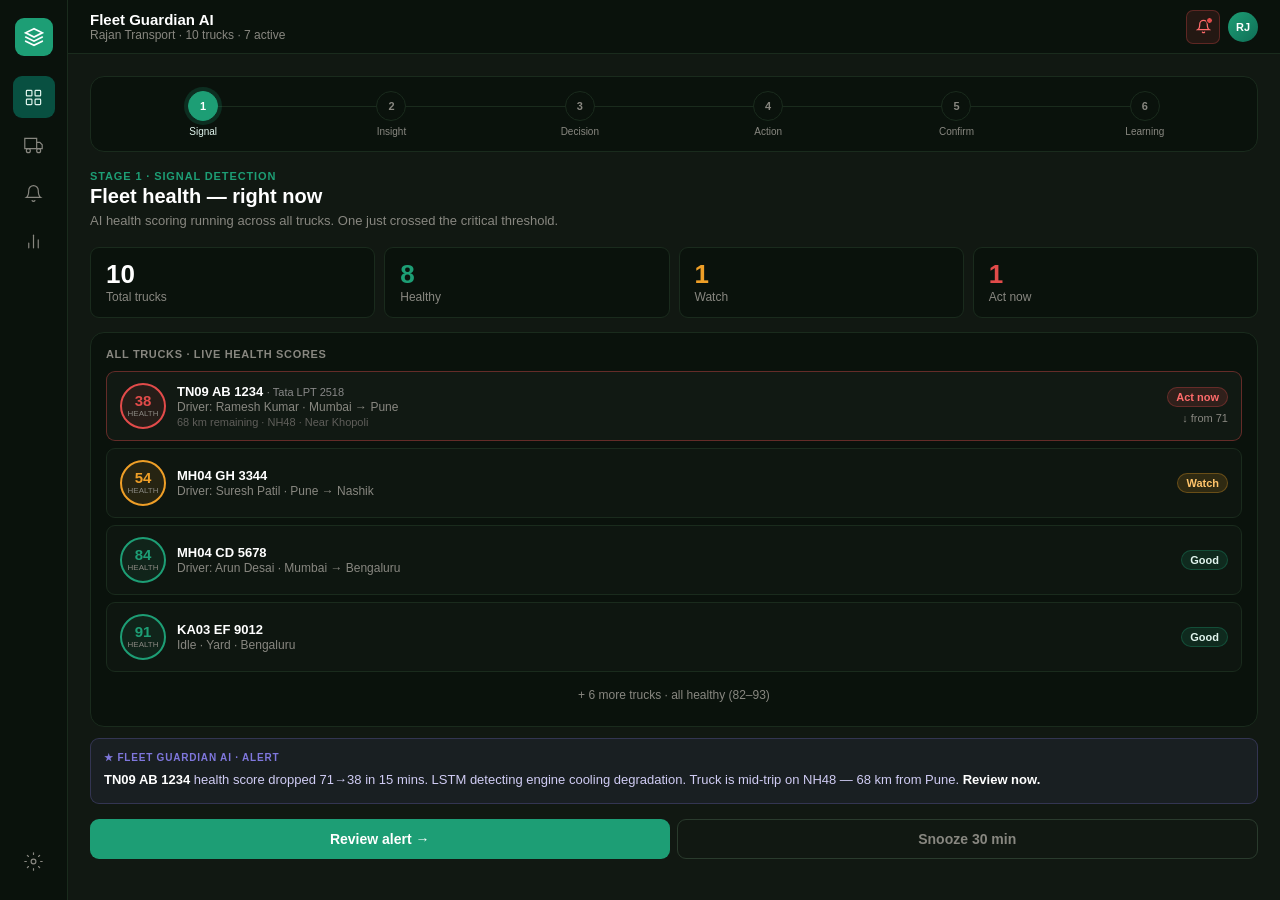
<file: fleet-prototype.html>
<!DOCTYPE html>
<html lang="en">
<head>
<meta charset="UTF-8">
<meta name="viewport" content="width=device-width, initial-scale=1.0">
<title>Fleet Guardian AI</title>
<style>
:root{--t400:#1D9E75;--t50:#E1F5EE;--t600:#0F6E56;--t800:#085041;--a400:#EF9F27;--a50:#FAEEDA;--r400:#E24B4A;--r50:#FCEBEB;--p400:#7F77DD;--p50:#EEEDFE;--p800:#3C3489;--g50:#F7F6F3;--g100:#EDEDEB;--g300:#C8C7C2;--g500:#888780;--g700:#5F5E5A;--g900:#1A1A18;--bg:#0E1610;--bg2:#0A120C;--bg3:#111812;--bdr:#1A2B1D;--white:#fff;--fn:'Inter',-apple-system,BlinkMacSystemFont,sans-serif;}
*{box-sizing:border-box;margin:0;padding:0;}
body{font-family:var(--fn);background:var(--bg);color:var(--g900);min-height:100vh;}
.app{display:flex;min-height:100vh;}
.sidebar{width:68px;background:var(--bg2);border-right:1px solid var(--bdr);display:flex;flex-direction:column;align-items:center;padding:18px 0;gap:6px;position:fixed;top:0;left:0;bottom:0;z-index:100;}
.slogo{width:38px;height:38px;background:var(--t400);border-radius:9px;display:flex;align-items:center;justify-content:center;margin-bottom:14px;}
.ni{width:42px;height:42px;border-radius:9px;display:flex;align-items:center;justify-content:center;cursor:pointer;transition:all .15s;color:var(--g500);}
.ni:hover{background:#1A2B1D;color:var(--t50);}
.ni.on{background:var(--t800);color:var(--t50);}
.ni svg{width:19px;height:19px;}
.main{margin-left:68px;flex:1;display:flex;flex-direction:column;}
.topbar{background:var(--bg2);border-bottom:1px solid var(--bdr);padding:0 22px;height:54px;display:flex;align-items:center;justify-content:space-between;position:sticky;top:0;z-index:50;}
.tb-title{font-size:15px;font-weight:600;color:var(--white);}
.tb-sub{font-size:12px;color:var(--g500);}
.tb-r{display:flex;align-items:center;gap:8px;}
.bell{position:relative;width:34px;height:34px;border-radius:7px;background:rgba(226,74,74,.12);border:1px solid rgba(226,74,74,.3);display:flex;align-items:center;justify-content:center;cursor:pointer;}
.bdot{position:absolute;top:6px;right:6px;width:7px;height:7px;background:var(--r400);border-radius:50%;border:1.5px solid var(--bg2);}
.av{width:30px;height:30px;border-radius:50%;background:linear-gradient(135deg,var(--t400),var(--t600));display:flex;align-items:center;justify-content:center;font-size:11px;font-weight:600;color:#fff;}
.cnt{padding:22px;flex:1;background:var(--bg3);}
.jbar{background:var(--bg2);border:1px solid var(--bdr);border-radius:14px;padding:14px 18px;margin-bottom:18px;display:flex;align-items:center;}
.jstep{flex:1;display:flex;flex-direction:column;align-items:center;gap:5px;cursor:pointer;position:relative;}
.jstep::after{content:'';position:absolute;top:15px;left:calc(50% + 14px);width:calc(100% - 28px);height:1px;background:var(--bdr);}
.jstep:last-child::after{display:none;}
.sc{width:30px;height:30px;border-radius:50%;display:flex;align-items:center;justify-content:center;font-size:11px;font-weight:600;border:1.5px solid var(--bdr);background:var(--bg2);color:var(--g500);transition:all .2s;z-index:1;}
.sc.done{background:var(--t800);border-color:var(--t400);color:var(--t50);}
.sc.on{background:var(--t400);border-color:var(--t400);color:#fff;box-shadow:0 0 0 4px rgba(29,158,117,.2);}
.sl{font-size:10px;color:var(--g500);text-align:center;font-weight:500;}
.sl.on{color:var(--t50);}
.sl.done{color:var(--t400);}
.stage{display:none;animation:fi .22s ease;}
.stage.on{display:block;}
@keyframes fi{from{opacity:0;transform:translateY(5px)}to{opacity:1;transform:none}}
.sh-ey{font-size:11px;font-weight:700;color:var(--t400);letter-spacing:.08em;text-transform:uppercase;margin-bottom:3px;}
.sh-ti{font-size:20px;font-weight:600;color:var(--white);margin-bottom:3px;}
.sh-de{font-size:13px;color:var(--g500);line-height:1.5;margin-bottom:16px;}
.card{background:var(--bg2);border:1px solid var(--bdr);border-radius:14px;padding:15px;margin-bottom:11px;}
.ctit{font-size:11px;font-weight:700;color:var(--g500);text-transform:uppercase;letter-spacing:.06em;margin-bottom:11px;}
.card.danger{border-color:rgba(226,74,74,.3);background:rgba(252,235,235,.03);}
.card.warn{border-color:rgba(239,159,39,.3);background:rgba(250,238,218,.03);}
.card.suc{border-color:rgba(29,158,117,.3);background:rgba(225,245,238,.03);}
.card.hl{border-color:var(--t400);border-width:1.5px;}
.fst{display:grid;grid-template-columns:repeat(4,1fr);gap:9px;margin-bottom:14px;}
.scard{background:var(--bg2);border:1px solid var(--bdr);border-radius:9px;padding:13px 15px;}
.sn{font-size:26px;font-weight:700;color:var(--white);line-height:1;}
.sn.d{color:var(--r400);}
.sn.s{color:var(--t400);}
.sn.w{color:var(--a400);}
.sl2{font-size:12px;color:var(--g500);margin-top:3px;}
.tl{display:flex;flex-direction:column;gap:7px;}
.ti{background:#0E1610;border:1px solid var(--bdr);border-radius:9px;padding:11px 13px;display:flex;align-items:center;gap:11px;cursor:pointer;transition:border-color .15s;}
.ti:hover{border-color:#2A3B2D;}
.ti.crit{border-color:rgba(226,74,74,.4);background:rgba(252,235,235,.03);}
.ti.crit:hover{border-color:var(--r400);}
.hr{width:46px;height:46px;border-radius:50%;display:flex;flex-direction:column;align-items:center;justify-content:center;flex-shrink:0;border:2px solid;}
.hr.g{border-color:var(--t400);background:rgba(29,158,117,.1);}
.hr.w{border-color:var(--a400);background:rgba(239,159,39,.1);}
.hr.b{border-color:var(--r400);background:rgba(226,74,74,.1);}
.hn{font-size:15px;font-weight:700;line-height:1;}
.hn.g{color:var(--t400);}
.hn.w{color:var(--a400);}
.hn.b{color:var(--r400);}
.hl2{font-size:8px;color:var(--g500);text-transform:uppercase;margin-top:1px;}
.tinfo{flex:1;min-width:0;}
.tid{font-size:13px;font-weight:600;color:var(--white);}
.tme{font-size:12px;color:var(--g500);margin-top:1px;}
.tro{font-size:11px;color:var(--g700);margin-top:2px;}
.badge{display:inline-flex;align-items:center;gap:3px;font-size:11px;font-weight:600;padding:3px 8px;border-radius:20px;white-space:nowrap;}
.badge.r{background:rgba(226,74,74,.15);color:#FF6B6B;border:1px solid rgba(226,74,74,.3);}
.badge.a{background:rgba(239,159,39,.15);color:#FFC46B;border:1px solid rgba(239,159,39,.3);}
.badge.g{background:rgba(29,158,117,.15);color:var(--t50);border:1px solid rgba(29,158,117,.3);}
.badge.b{background:rgba(55,138,221,.15);color:#85B7EB;border:1px solid rgba(55,138,221,.3);}
.badge.pu{background:rgba(127,119,221,.15);color:#AFA9EC;border:1px solid rgba(127,119,221,.3);}
.badge.gr{background:rgba(136,135,128,.15);color:var(--g300);border:1px solid rgba(136,135,128,.2);}
.aib{background:rgba(127,119,221,.08);border:1px solid rgba(127,119,221,.25);border-radius:9px;padding:13px;margin-bottom:11px;}
.ail{font-size:10px;font-weight:700;color:var(--p400);letter-spacing:.08em;text-transform:uppercase;margin-bottom:7px;display:flex;align-items:center;gap:4px;}
.ait{font-size:13px;color:#D0CCF4;line-height:1.6;}
.ait strong{color:var(--white);font-weight:600;}
.sigs{display:flex;flex-direction:column;gap:9px;}
.sigr{display:flex;align-items:center;gap:9px;}
.sign{font-size:12px;color:var(--g300);width:155px;flex-shrink:0;}
.sigt{flex:1;height:5px;background:#1A2B1D;border-radius:3px;overflow:hidden;}
.sigf{height:100%;border-radius:3px;}
.sigf.b{background:var(--r400);}
.sigf.w{background:var(--a400);}
.sigf.k{background:var(--t400);}
.sigv{font-size:12px;font-weight:600;width:185px;text-align:right;flex-shrink:0;}
.sigv.b{color:#FF6B6B;}
.sigv.w{color:#FFC46B;}
.rp{display:grid;grid-template-columns:1fr 1fr;gap:9px;margin-bottom:11px;}
.rc{border-radius:9px;padding:13px;text-align:center;}
.rc.b{background:rgba(226,74,74,.1);border:1px solid rgba(226,74,74,.25);}
.rc.g{background:rgba(29,158,117,.1);border:1px solid rgba(29,158,117,.25);}
.ra{font-size:24px;font-weight:700;line-height:1;margin-bottom:3px;}
.rc.b .ra{color:#FF6B6B;}
.rc.g .ra{color:var(--t400);}
.rd{font-size:11px;color:var(--g500);line-height:1.3;}
.cfr{display:flex;align-items:center;gap:7px;font-size:12px;color:var(--g500);}
.cfb{flex:1;height:4px;background:#1A2B1D;border-radius:2px;overflow:hidden;}
.cff{height:100%;background:var(--p400);border-radius:2px;}
.aopts{display:flex;flex-direction:column;gap:7px;margin-bottom:11px;}
.ao{border:1.5px solid var(--bdr);border-radius:9px;padding:13px;cursor:pointer;transition:all .15s;}
.ao:hover{border-color:#2A3B2D;background:rgba(255,255,255,.02);}
.ao.rec{border-color:var(--t400);background:rgba(29,158,117,.06);}
.ao.rsk{border-color:rgba(239,159,39,.4);}
.ao.mon{border-color:rgba(136,135,128,.3);}
.ao.dim{opacity:.45;}
.ao-hd{display:flex;align-items:center;gap:7px;margin-bottom:7px;}
.ao-ti{font-size:14px;font-weight:600;color:var(--white);}
.ao-de{display:grid;grid-template-columns:1fr 1fr;gap:5px;margin-top:7px;}
.adi{font-size:11px;}
.adi span:first-child{color:var(--g500);}
.adi span:last-child{color:var(--g300);font-weight:500;}
.elog{display:flex;flex-direction:column;gap:0;}
.ei{display:flex;gap:11px;padding:11px 0;border-bottom:1px solid var(--bdr);}
.ei:last-child{border-bottom:none;}
.etm{font-size:11px;color:var(--g500);width:40px;flex-shrink:0;padding-top:2px;font-family:monospace;}
.eb{flex:1;}
.eti{font-size:13px;font-weight:500;color:var(--white);margin-bottom:2px;}
.es{font-size:12px;color:var(--g500);line-height:1.4;}
.eic{width:30px;height:30px;border-radius:7px;display:flex;align-items:center;justify-content:center;flex-shrink:0;}
.eic.g{background:rgba(29,158,117,.15);}
.eic.b2{background:rgba(55,138,221,.15);}
.eic.p{background:rgba(127,119,221,.15);}
.og{display:grid;grid-template-columns:repeat(3,1fr);gap:9px;margin-bottom:11px;}
.oc{border-radius:9px;padding:13px;text-align:center;background:#0E1610;border:1px solid var(--bdr);}
.on2{font-size:21px;font-weight:700;color:var(--white);line-height:1;}
.on2.g{color:var(--t400);}
.on2.r{color:var(--r400);}
.on2.a{color:var(--a400);}
.ol{font-size:11px;color:var(--g500);margin-top:3px;line-height:1.3;}
.ll{display:flex;flex-direction:column;gap:7px;}
.li{display:flex;gap:9px;align-items:flex-start;padding:9px;background:rgba(29,158,117,.06);border:1px solid rgba(29,158,117,.15);border-radius:5px;}
.lic{color:var(--t400);font-size:15px;flex-shrink:0;margin-top:1px;}
.lib{font-size:12px;color:var(--g300);line-height:1.5;}
.lib strong{color:var(--white);font-weight:600;}
.dr{display:flex;justify-content:space-between;align-items:center;padding:7px 0;border-bottom:1px solid var(--bdr);}
.dr:last-child{border-bottom:none;}
.dk{font-size:12px;color:var(--g500);}
.dv{font-size:12px;font-weight:600;color:var(--g300);}
.dv.g{color:var(--t400);}
.dv.a{color:#FFC46B;}
.dv.r{color:#FF6B6B;}
.br{display:flex;gap:7px;margin-top:15px;}
.btn{flex:1;padding:11px 15px;border-radius:9px;font-size:14px;font-weight:600;cursor:pointer;border:none;transition:all .15s;font-family:var(--fn);}
.btn.p{background:var(--t400);color:#fff;}
.btn.p:hover{background:var(--t600);}
.btn.s{background:#1A2B1D;color:var(--g300);border:1px solid #2A3B2D;}
.btn.s:hover{background:#233025;}
.btn.gh{background:transparent;color:var(--g500);border:1px solid #2A3B2D;}
.btn.gh:hover{color:var(--g300);border-color:var(--g500);}
.ovb{background:rgba(239,159,39,.06);border:1px solid rgba(239,159,39,.2);border-radius:5px;padding:9px 11px;margin-top:11px;}
.ovl{font-size:11px;font-weight:600;color:#FFC46B;margin-bottom:3px;}
.ovt{font-size:11px;color:rgba(255,196,107,.65);line-height:1.5;}
.tc{display:grid;grid-template-columns:1fr 1fr;gap:11px;}
.map{background:#0E1610;border:1px solid var(--bdr);border-radius:9px;height:110px;display:flex;align-items:center;justify-content:center;position:relative;overflow:hidden;margin-bottom:11px;}
.mrd{position:absolute;top:50%;left:0;right:0;height:2px;background:#1A2B1D;transform:translateY(-50%);}
.mrd::after{content:'';position:absolute;top:-1px;left:0;right:0;height:4px;border-top:2px dashed #2A3B2D;}
.tp{position:absolute;left:33%;top:50%;transform:translate(-50%,-50%);background:var(--a400);border-radius:50%;width:11px;height:11px;border:2px solid #fff;}
.wp{position:absolute;left:53%;top:50%;transform:translate(-50%,-50%);background:var(--t400);border-radius:3px;width:11px;height:11px;border:2px solid #fff;}
.dp{position:absolute;right:9%;top:50%;transform:translate(0,-50%);background:var(--r400);border-radius:50%;width:9px;height:9px;border:2px solid #fff;}
.ml{position:absolute;font-size:10px;color:var(--g500);}
.modal-wrap{display:none;position:fixed;inset:0;background:rgba(0,0,0,.72);z-index:200;overflow-y:auto;padding:36px 18px;}
.modal{max-width:600px;margin:0 auto;background:var(--bg2);border:1px solid var(--bdr);border-radius:20px;overflow:hidden;}
.mhd{padding:18px 22px;border-bottom:1px solid var(--bdr);display:flex;align-items:center;justify-content:space-between;}
.mbdy{padding:18px 22px;}
::-webkit-scrollbar{width:5px;}
::-webkit-scrollbar-track{background:transparent;}
::-webkit-scrollbar-thumb{background:#2A3B2D;border-radius:3px;}
</style>
</head>
<body>
<div class="app">
<div class="sidebar">
  <div class="slogo">
    <svg width="20" height="20" viewBox="0 0 24 24" fill="none" stroke="white" stroke-width="2" stroke-linecap="round"><path d="M12 2L2 7l10 5 10-5-10-5zM2 17l10 5 10-5M2 12l10 5 10-5"/></svg>
  </div>
  <div class="ni on" title="Fleet"><svg viewBox="0 0 24 24" fill="none" stroke="currentColor" stroke-width="1.5" stroke-linecap="round"><rect x="3" y="3" width="7" height="7" rx="1"/><rect x="14" y="3" width="7" height="7" rx="1"/><rect x="3" y="14" width="7" height="7" rx="1"/><rect x="14" y="14" width="7" height="7" rx="1"/></svg></div>
  <div class="ni" title="Trucks"><svg viewBox="0 0 24 24" fill="none" stroke="currentColor" stroke-width="1.5" stroke-linecap="round"><path d="M1 3h15v13H1zM16 8h4l3 3v5h-7V8z"/><circle cx="5.5" cy="18.5" r="2.5"/><circle cx="18.5" cy="18.5" r="2.5"/></svg></div>
  <div class="ni" title="Alerts"><svg viewBox="0 0 24 24" fill="none" stroke="currentColor" stroke-width="1.5" stroke-linecap="round"><path d="M18 8A6 6 0 0 0 6 8c0 7-3 9-3 9h18s-3-2-3-9"/><path d="M13.73 21a2 2 0 0 1-3.46 0"/></svg></div>
  <div class="ni" title="Analytics"><svg viewBox="0 0 24 24" fill="none" stroke="currentColor" stroke-width="1.5" stroke-linecap="round"><line x1="18" y1="20" x2="18" y2="10"/><line x1="12" y1="20" x2="12" y2="4"/><line x1="6" y1="20" x2="6" y2="14"/></svg></div>
  <div class="ni" title="Settings" style="margin-top:auto"><svg viewBox="0 0 24 24" fill="none" stroke="currentColor" stroke-width="1.5" stroke-linecap="round"><circle cx="12" cy="12" r="3"/><path d="M12 1v2M12 21v2M4.22 4.22l1.42 1.42M18.36 18.36l1.42 1.42M1 12h2M21 12h2M4.22 19.78l1.42-1.42M18.36 5.64l1.42-1.42"/></svg></div>
</div>
<div class="main">
  <div class="topbar">
    <div class="topbar-left" style="display:flex;align-items:center;gap:11px;">
      <div><div class="tb-title">Fleet Guardian AI</div><div class="tb-sub">Rajan Transport · 10 trucks · 7 active</div></div>
    </div>
    <div class="tb-r">
      <div class="bell" onclick="goTo(0)">
        <svg width="15" height="15" viewBox="0 0 24 24" fill="none" stroke="#FF6B6B" stroke-width="2" stroke-linecap="round"><path d="M18 8A6 6 0 0 0 6 8c0 7-3 9-3 9h18s-3-2-3-9"/><path d="M13.73 21a2 2 0 0 1-3.46 0"/></svg>
        <div class="bdot"></div>
      </div>
      <div class="av">RJ</div>
    </div>
  </div>
  <div class="cnt">
    <div class="jbar">
      <div class="jstep" onclick="goTo(0)"><div class="sc on" id="sc0">1</div><div class="sl on" id="sl0">Signal</div></div>
      <div class="jstep" onclick="goTo(1)"><div class="sc" id="sc1">2</div><div class="sl" id="sl1">Insight</div></div>
      <div class="jstep" onclick="goTo(2)"><div class="sc" id="sc2">3</div><div class="sl" id="sl2">Decision</div></div>
      <div class="jstep" onclick="goTo(3)"><div class="sc" id="sc3">4</div><div class="sl" id="sl3">Action</div></div>
      <div class="jstep" onclick="goTo(4)"><div class="sc" id="sc4">5</div><div class="sl" id="sl4">Confirm</div></div>
      <div class="jstep" onclick="goTo(5)"><div class="sc" id="sc5">6</div><div class="sl" id="sl5">Learning</div></div>
    </div>

    <!-- S0 SIGNAL -->
    <div class="stage on" id="s0">
      <div class="sh-ey">Stage 1 · Signal detection</div>
      <div class="sh-ti">Fleet health — right now</div>
      <div class="sh-de">AI health scoring running across all trucks. One just crossed the critical threshold.</div>
      <div class="fst">
        <div class="scard"><div class="sn">10</div><div class="sl2">Total trucks</div></div>
        <div class="scard"><div class="sn s">8</div><div class="sl2">Healthy</div></div>
        <div class="scard"><div class="sn w">1</div><div class="sl2">Watch</div></div>
        <div class="scard"><div class="sn d">1</div><div class="sl2">Act now</div></div>
      </div>
      <div class="card">
        <div class="ctit">All trucks · live health scores</div>
        <div class="tl">
          <div class="ti crit" onclick="goTo(1)">
            <div class="hr b"><div class="hn b">38</div><div class="hl2">health</div></div>
            <div class="tinfo">
              <div class="tid">TN09 AB 1234 <span style="font-size:11px;color:#888;font-weight:400">· Tata LPT 2518</span></div>
              <div class="tme">Driver: Ramesh Kumar · Mumbai → Pune</div>
              <div class="tro">68 km remaining · NH48 · Near Khopoli</div>
            </div>
            <div style="display:flex;flex-direction:column;align-items:flex-end;gap:5px">
              <span class="badge r">Act now</span>
              <span style="font-size:11px;color:var(--g500)">↓ from 71</span>
            </div>
          </div>
          <div class="ti">
            <div class="hr w"><div class="hn w">54</div><div class="hl2">health</div></div>
            <div class="tinfo"><div class="tid">MH04 GH 3344</div><div class="tme">Driver: Suresh Patil · Pune → Nashik</div></div>
            <span class="badge a">Watch</span>
          </div>
          <div class="ti">
            <div class="hr g"><div class="hn g">84</div><div class="hl2">health</div></div>
            <div class="tinfo"><div class="tid">MH04 CD 5678</div><div class="tme">Driver: Arun Desai · Mumbai → Bengaluru</div></div>
            <span class="badge g">Good</span>
          </div>
          <div class="ti">
            <div class="hr g"><div class="hn g">91</div><div class="hl2">health</div></div>
            <div class="tinfo"><div class="tid">KA03 EF 9012</div><div class="tme">Idle · Yard · Bengaluru</div></div>
            <span class="badge g">Good</span>
          </div>
          <div style="padding:9px 0;font-size:12px;color:var(--g500);text-align:center">+ 6 more trucks · all healthy (82–93)</div>
        </div>
      </div>
      <div class="aib">
        <div class="ail">★ Fleet Guardian AI · alert</div>
        <div class="ait"><strong>TN09 AB 1234</strong> health score dropped 71→38 in 15 mins. LSTM detecting engine cooling degradation. Truck is mid-trip on NH48 — 68 km from Pune. <strong>Review now.</strong></div>
      </div>
      <div class="br">
        <button class="btn p" onclick="goTo(1)">Review alert →</button>
        <button class="btn gh">Snooze 30 min</button>
      </div>
    </div>

    <!-- S1 INSIGHT -->
    <div class="stage" id="s1">
      <div class="sh-ey">Stage 2 · AI insight</div>
      <div class="sh-ti">TN09 AB 1234 — what AI found</div>
      <div class="sh-de">Plain-language analysis of what the signals mean and what it costs if ignored.</div>
      <div class="aib">
        <div class="ail">★ Fleet Guardian AI · diagnosis</div>
        <div class="ait">Engine cooling system showing early degradation. Based on 6 hours of signals, this truck has a <strong>72% probability of breakdown</strong> before reaching Pune — likely in the Khalapur ghat section. Estimated time to failure: <strong>4–8 hours.</strong> Confident based on 847 similar events in fleet history.</div>
      </div>
      <div class="card">
        <div class="ctit">Why AI flagged this — top 3 signals</div>
        <div class="sigs">
          <div class="sigr"><div class="sign">Engine temp trend</div><div class="sigt"><div class="sigf b" style="width:85%"></div></div><div class="sigv b">+18% above truck's baseline</div></div>
          <div class="sigr"><div class="sign">Coolant pressure</div><div class="sigt"><div class="sigf b" style="width:75%"></div></div><div class="sigv b">Dropping — 3hr trend</div></div>
          <div class="sigr"><div class="sign">RPM variance</div><div class="sigt"><div class="sigf w" style="width:60%"></div></div><div class="sigv w">Irregular since 11:20 AM</div></div>
        </div>
      </div>
      <div class="rp">
        <div class="rc b"><div class="ra">₹34,000</div><div class="rd">Est. cost if breakdown occurs<br>(repair + lost trip days)</div></div>
        <div class="rc g"><div class="ra">₹3,800</div><div class="rd">Cost to service<br>preventively now</div></div>
      </div>
      <div class="cfr"><span>Confidence</span><div class="cfb"><div class="cff" style="width:78%"></div></div><span style="color:var(--g300);font-weight:600">78%</span><span>· 847 events</span></div>
      <div class="card" style="margin-top:11px">
        <div class="ctit">Live location · NH48</div>
        <div class="map">
          <div class="mrd"></div>
          <div class="tp"></div><div class="wp"></div><div class="dp"></div>
          <span class="ml" style="left:27%;top:28%">TN09 AB 1234</span>
          <span class="ml" style="left:46%;top:28%;color:var(--t400)">Sharma Auto</span>
          <span class="ml" style="right:4%;top:28%;color:#FF6B6B">Pune</span>
          <span class="ml" style="left:8%;bottom:10%;font-size:9px;color:#555">Khopoli 12km →</span>
          <span class="ml" style="right:4%;bottom:10%;font-size:9px;color:#555">← 68km</span>
        </div>
        <div style="display:flex;gap:11px;font-size:11px;color:var(--g500)">
          <span style="color:#FFC46B">● Truck</span>
          <span style="color:var(--t400)">■ Workshop</span>
          <span style="color:#FF6B6B">● Pune</span>
        </div>
      </div>
      <div class="br">
        <button class="btn p" onclick="goTo(2)">See recommended actions →</button>
        <button class="btn s" onclick="goTo(0)">← Back</button>
      </div>
    </div>

    <!-- S2 DECISION -->
    <div class="stage" id="s2">
      <div class="sh-ey">Stage 3 · Decision</div>
      <div class="sh-ti">What do you want to do?</div>
      <div class="sh-de">AI has ranked your options with consequences quantified. You decide — all choices are logged.</div>
      <div class="aib">
        <div class="ail">★ AI recommendation</div>
        <div class="ait">Stop at <strong>Sharma Auto, Khopoli</strong> (12 km ahead). They can inspect and fix today. Your next trip on this truck is Thursday — 2-day buffer. Doing nothing risks breakdown in the Khalapur ghat section, where recovery takes 2× longer.</div>
      </div>
      <div class="aopts">
        <div class="ao rec" onclick="selAct(0,this)">
          <div class="ao-hd"><span class="badge g">Recommended</span><div class="ao-ti">Stop for service now — Khopoli</div></div>
          <div class="ao-de">
            <div class="adi"><span>Workshop</span><br><span>Sharma Auto (12 km)</span></div>
            <div class="adi"><span>Turnaround</span><br><span>3–4 hours</span></div>
            <div class="adi"><span>Est. cost</span><br><span style="color:var(--t400)">₹3,800</span></div>
            <div class="adi"><span>Trip delay</span><br><span style="color:#FFC46B">~4 hours</span></div>
            <div class="adi"><span>Next trip</span><br><span style="color:var(--t400)">Thu buffer OK ✓</span></div>
            <div class="adi"><span>Revenue protected</span><br><span style="color:var(--t400)">~₹29,800</span></div>
          </div>
        </div>
        <div class="ao rsk" onclick="selAct(1,this)">
          <div class="ao-hd"><span class="badge a">Risky</span><div class="ao-ti">Complete trip, service at Pune</div></div>
          <div style="font-size:12px;color:rgba(255,196,107,.7)">72% probability of breakdown before arrival. If breakdown in Khalapur ghat: +2 days recovery, ₹34,000 total cost.</div>
        </div>
        <div class="ao mon" onclick="selAct(2,this)">
          <div class="ao-hd"><span class="badge gr">Monitor</span><div class="ao-ti">Keep going, re-alert in 30 minutes</div></div>
          <div style="font-size:12px;color:var(--g500)">AI will continue monitoring and alert again if health score drops further.</div>
        </div>
      </div>
      <div class="ovb">
        <div class="ovl">⟲ You can always override</div>
        <div class="ovt">If you know something the AI doesn't — load urgency, driver feedback — choose any option. Your decision improves future recommendations.</div>
      </div>
      <div class="br">
        <button class="btn p" onclick="goTo(3)" id="abtn">Approve recommended action →</button>
        <button class="btn s" onclick="goTo(1)">← Back</button>
      </div>
    </div>

    <!-- S3 ACTION -->
    <div class="stage" id="s3">
      <div class="sh-ey">Stage 4 · Action execution</div>
      <div class="sh-ti">3 actions firing in parallel</div>
      <div class="sh-de">Driver, shipper, and workshop notified simultaneously on your approval.</div>
      <div class="card suc">
        <div class="ctit" style="color:var(--t400)">Execution log · 12:47 PM</div>
        <div class="elog">
          <div class="ei">
            <div class="eic g">🗺️</div>
            <div class="eb"><div class="etm">12:47</div><div class="eti">Driver notified — Ramesh Kumar</div><div class="es">WhatsApp: "Stop at Sharma Auto Khopoli for service. Location shared. Slot confirmed 1:15 PM."</div></div>
            <span class="badge g">Sent</span>
          </div>
          <div class="ei">
            <div class="eic b2">📦</div>
            <div class="eb"><div class="etm">12:47</div><div class="eti">Shipper notified — Rajan Logistics</div><div class="es">"TN09 AB 1234 delayed ~4 hrs. New ETA: 6:30 PM. Precautionary maintenance stop." (Pre-approved template)</div></div>
            <span class="badge g">Sent</span>
          </div>
          <div class="ei">
            <div class="eic p">🔧</div>
            <div class="eb"><div class="etm">12:48</div><div class="eti">Workshop confirmed — Sharma Auto</div><div class="es">Slot confirmed 1:15 PM. Ref #SH2847. Turnaround: 3–4 hours.</div></div>
            <span class="badge g">Confirmed</span>
          </div>
        </div>
      </div>
      <div class="card">
        <div class="ctit">Live status · TN09 AB 1234</div>
        <div class="dr"><div class="dk">Location</div><div class="dv">NH48 · 8 km from Khopoli</div></div>
        <div class="dr"><div class="dk">Driver status</div><div class="dv g">Confirmed stop ✓</div></div>
        <div class="dr"><div class="dk">Health score</div><div class="dv r">38 · monitoring</div></div>
        <div class="dr"><div class="dk">ETA to workshop</div><div class="dv">~12 minutes</div></div>
        <div class="dr"><div class="dk">Shipper updated?</div><div class="dv g">Yes · auto-notified ✓</div></div>
      </div>
      <div class="card warn" style="font-size:12px;color:rgba(255,196,107,.8)">
        <strong style="color:#FFC46B">Tier 2 autonomy:</strong> Shipper message sent automatically using your pre-approved template. Financial decisions still need your approval. <span style="color:var(--t400);cursor:pointer">View message ›</span>
      </div>
      <div class="br">
        <button class="btn p" onclick="goTo(4)">Mark service complete →</button>
        <button class="btn s" onclick="goTo(2)">← Back</button>
      </div>
    </div>

    <!-- S4 CONFIRM -->
    <div class="stage" id="s4">
      <div class="sh-ey">Stage 5 · Confirmation & close</div>
      <div class="sh-ti">Service complete — truck back on road</div>
      <div class="sh-de">Outcome logged. Revenue protected. Shipper updated automatically.</div>
      <div class="aib">
        <div class="ail">★ Fleet Guardian AI · outcome</div>
        <div class="ait">Thermostat and coolant hose replaced at Sharma Auto. Health score recovered to <strong>82</strong>. Truck departed Khopoli 4:10 PM. ETA Pune: <strong>6:25 PM</strong> — 5 mins ahead of updated schedule.</div>
      </div>
      <div class="og">
        <div class="oc"><div class="on2 g">₹29,800</div><div class="ol">Revenue protected</div></div>
        <div class="oc"><div class="on2">₹4,200</div><div class="ol">Repair cost</div></div>
        <div class="oc"><div class="on2 a">3h 55m</div><div class="ol">Delay to shipper</div></div>
      </div>
      <div class="card">
        <div class="ctit">Trip close summary</div>
        <div class="dr"><div class="dk">Breakdown avoided?</div><div class="dv g">Yes — 72% risk averted ✓</div></div>
        <div class="dr"><div class="dk">Health score now</div><div class="dv g">82 · Healthy</div></div>
        <div class="dr"><div class="dk">Next trip clearance</div><div class="dv g">Cleared for Thursday ✓</div></div>
        <div class="dr"><div class="dk">Shipper auto-update</div><div class="dv g">Sent 4:12 PM ✓</div></div>
        <div class="dr"><div class="dk">Audit log</div><div class="dv">Saved · 90-day retention</div></div>
      </div>
      <div class="card suc">
        <div class="ctit" style="color:var(--t400)">Shipper notification — auto-sent</div>
        <div style="font-size:13px;color:var(--g300);font-style:italic;line-height:1.6;padding:8px;background:#0A120C;border-radius:5px">"Truck TN09 AB 1234 back on road. ETA Pune 6:25 PM. Maintenance complete, all systems checked."</div>
        <div style="font-size:11px;color:var(--g500);margin-top:5px">Sent 4:12 PM · Tier 2 auto-send · Template #3</div>
      </div>
      <div class="br">
        <button class="btn p" onclick="goTo(5)">See what AI learned →</button>
        <button class="btn s" onclick="goTo(3)">← Back</button>
      </div>
    </div>

    <!-- S5 LEARNING -->
    <div class="stage" id="s5">
      <div class="sh-ey">Stage 6 · Follow-up & learning</div>
      <div class="sh-ti">Fleet Guardian AI improved</div>
      <div class="sh-de">Every confirmed event trains the model. Your fleet gets smarter each month.</div>
      <div class="aib">
        <div class="ail">★ What the AI learned from this event</div>
        <div class="ait">Thermostat failure on Tata LPT at 1.8L km added to fleet failure history. Coolant + RPM variance pattern confirmed as reliable pre-failure signal. <strong>Future alerts for this pattern will trigger 2 hours earlier.</strong></div>
      </div>
      <div class="card">
        <div class="ctit">3 model improvements applied</div>
        <div class="ll">
          <div class="li"><div class="lic">+</div><div class="lib"><strong>Failure event labelled</strong> — coolant + RPM pattern added to LSTM training set with confirmed ground truth. Next detection on similar pattern: 2 hrs earlier.</div></div>
          <div class="li"><div class="lic">+</div><div class="lib"><strong>Sharma Auto stored</strong> — confirmed turnaround 3h 40m, cost ₹4,200, parts available. Will surface first for future cooling issues on NH48.</div></div>
          <div class="li"><div class="lic">+</div><div class="lib"><strong>Khalapur ghat tagged</strong> — 2× stress multiplier for overheating risk in summer. All fleet trucks on this corridor get earlier alerts.</div></div>
        </div>
      </div>
      <div class="card">
        <div class="ctit">Next actions — TN09 AB 1234</div>
        <div class="dr"><div class="dk">Schedule service</div><div class="dv">Full check at 8,000 km</div></div>
        <div class="dr"><div class="dk">Watch signal</div><div class="dv a">Belt wear — minor flag</div></div>
        <div class="dr"><div class="dk">Next trip risk</div><div class="dv g">Low · cleared for Thu ✓</div></div>
      </div>
      <div class="tc">
        <div style="background:var(--bg2);border:1px solid rgba(29,158,117,.25);border-radius:9px;padding:13px;text-align:center"><div style="font-size:24px;font-weight:700;color:var(--t400)">₹29,800</div><div style="font-size:11px;color:var(--g500);margin-top:3px">Saved this event</div></div>
        <div style="background:var(--bg2);border:1px solid rgba(29,158,117,.25);border-radius:9px;padding:13px;text-align:center"><div style="font-size:24px;font-weight:700;color:var(--t400)">1st</div><div style="font-size:11px;color:var(--g500);margin-top:3px">Prevented breakdown this month</div></div>
      </div>
      <div class="br">
        <button class="btn s" onclick="goTo(0)">← Fleet overview</button>
        <button class="btn p" onclick="showM()">View June performance →</button>
      </div>
    </div>

  </div>
</div>
</div>

<!-- Monthly Modal -->
<div class="modal-wrap" id="mw" onclick="if(event.target===this)hideM()">
  <div class="modal">
    <div class="mhd">
      <div><div style="font-size:11px;color:var(--t400);font-weight:700;letter-spacing:.08em;text-transform:uppercase;margin-bottom:2px">Fleet Guardian AI</div><div style="font-size:17px;font-weight:600;color:#fff">June 2025 — fleet performance</div></div>
      <button onclick="hideM()" style="background:none;border:none;color:var(--g500);cursor:pointer;font-size:19px;padding:3px">✕</button>
    </div>
    <div class="mbdy">
      <div class="aib" style="margin-bottom:14px">
        <div class="ail">★ Monthly summary</div>
        <div class="ait">Your fleet avoided <strong>3 breakdowns</strong> this month, saving an estimated <strong>₹94,000</strong>. Fleet uptime improved from 81% to 91%. One dismissed alert led to an avoidable breakdown — ₹22,000 cost.</div>
      </div>
      <div class="fst" style="grid-template-columns:repeat(2,1fr)">
        <div class="scard"><div class="sn s">₹94K</div><div class="sl2">Revenue protected</div></div>
        <div class="scard"><div class="sn s">3</div><div class="sl2">Breakdowns prevented</div></div>
        <div class="scard"><div class="sn s">91%</div><div class="sl2">Fleet uptime ↑</div></div>
        <div class="scard"><div class="sn w">1</div><div class="sl2">Breakdown (dismissed)</div></div>
      </div>
      <div class="card" style="margin-top:11px">
        <div class="ctit">Alert accuracy</div>
        <div class="dr"><div class="dk">Alerts acted on</div><div class="dv g">9/9 — all accurate</div></div>
        <div class="dr"><div class="dk">Dismissed alerts</div><div class="dv r">1 — led to breakdown</div></div>
        <div class="dr"><div class="dk">False positives</div><div class="dv g">0</div></div>
        <div class="dr"><div class="dk">Avg confidence</div><div class="dv">78%</div></div>
        <div class="dr"><div class="dk">New training events</div><div class="dv g">+12</div></div>
      </div>
      <div style="margin-top:14px;padding:13px;background:rgba(239,159,39,.08);border:1px solid rgba(239,159,39,.25);border-radius:9px">
        <div style="font-size:12px;font-weight:600;color:#FFC46B;margin-bottom:5px">The one breakdown that happened</div>
        <div style="font-size:12px;color:rgba(255,196,107,.65);line-height:1.6">MH04 GH 3344 — brake pad alert June 8 dismissed. Breakdown June 14 on Solapur highway. ₹22,000 repair + 2 days idle. AI was correct at 81% confidence.</div>
      </div>
      <div class="br" style="margin-top:14px">
        <button class="btn p" onclick="hideM()">Close</button>
      </div>
    </div>
  </div>
</div>

<script>
var cur=0,selA=0;
function goTo(n){
  document.getElementById('s'+cur).classList.remove('on');
  cur=n;
  document.getElementById('s'+cur).classList.add('on');
  upNav();
  window.scrollTo({top:0,behavior:'smooth'});
}
function upNav(){
  for(var i=0;i<6;i++){
    var c=document.getElementById('sc'+i),l=document.getElementById('sl'+i);
    c.className='sc';l.className='sl';
    if(i<cur){c.classList.add('done');l.classList.add('done');}
    else if(i===cur){c.classList.add('on');l.classList.add('on');}
  }
}
function selAct(n,el){
  selA=n;
  document.querySelectorAll('.ao').forEach(function(o,i){o.classList.toggle('dim',i!==n);});
  var lbl=['Approve recommended action →','Proceed despite risk →','Keep monitoring →'];
  document.getElementById('abtn').textContent=lbl[n];
}
function showM(){document.getElementById('mw').style.display='block';}
function hideM(){document.getElementById('mw').style.display='none';}
</script>
</body>
</html>
</file>
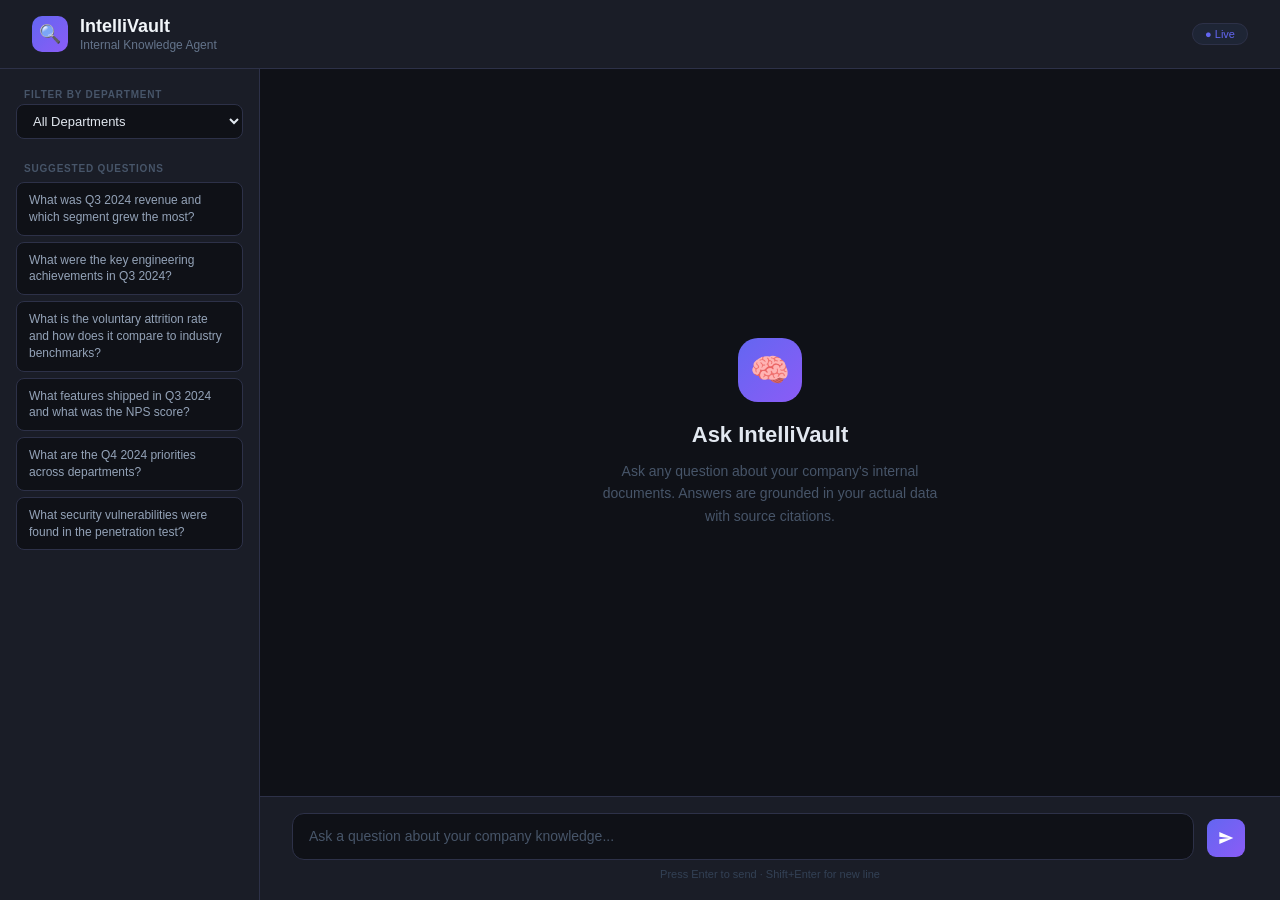
<file: intellivault_chat.html>
<!DOCTYPE html>
<html lang="en">
<head>
  <meta charset="UTF-8" />
  <meta name="viewport" content="width=device-width, initial-scale=1.0" />
  <title>IntelliVault — Internal Knowledge Agent</title>
  <style>
    * { box-sizing: border-box; margin: 0; padding: 0; }

    body {
      font-family: -apple-system, BlinkMacSystemFont, 'Segoe UI', Roboto, sans-serif;
      background: #0f1117;
      color: #e2e8f0;
      height: 100vh;
      display: flex;
      flex-direction: column;
    }

    /* Header */
    .header {
      background: #1a1d27;
      border-bottom: 1px solid #2d3148;
      padding: 16px 32px;
      display: flex;
      align-items: center;
      gap: 12px;
      flex-shrink: 0;
    }
    .header-logo {
      width: 36px; height: 36px;
      background: linear-gradient(135deg, #6366f1, #8b5cf6);
      border-radius: 10px;
      display: flex; align-items: center; justify-content: center;
      font-size: 18px;
    }
    .header-title { font-size: 18px; font-weight: 700; color: #f1f5f9; }
    .header-subtitle { font-size: 12px; color: #64748b; margin-top: 1px; }
    .header-badge {
      margin-left: auto;
      background: #1e2535;
      border: 1px solid #2d3148;
      border-radius: 20px;
      padding: 4px 12px;
      font-size: 11px;
      color: #6366f1;
      font-weight: 500;
    }

    /* Main layout */
    .main {
      display: flex;
      flex: 1;
      overflow: hidden;
    }

    /* Sidebar */
    .sidebar {
      width: 260px;
      background: #1a1d27;
      border-right: 1px solid #2d3148;
      padding: 20px 16px;
      display: flex;
      flex-direction: column;
      gap: 8px;
      flex-shrink: 0;
    }
    .sidebar-label {
      font-size: 10px;
      font-weight: 600;
      text-transform: uppercase;
      letter-spacing: 0.08em;
      color: #475569;
      padding: 0 8px;
      margin-bottom: 4px;
    }
    .sidebar-section { margin-bottom: 16px; }
    .filter-select {
      width: 100%;
      background: #0f1117;
      border: 1px solid #2d3148;
      border-radius: 8px;
      color: #e2e8f0;
      padding: 8px 12px;
      font-size: 13px;
      outline: none;
      cursor: pointer;
    }
    .filter-select:focus { border-color: #6366f1; }

    .suggested-label {
      font-size: 10px;
      font-weight: 600;
      text-transform: uppercase;
      letter-spacing: 0.08em;
      color: #475569;
      padding: 0 8px;
      margin-bottom: 8px;
    }
    .suggestion-btn {
      width: 100%;
      text-align: left;
      background: #0f1117;
      border: 1px solid #2d3148;
      border-radius: 8px;
      color: #94a3b8;
      padding: 9px 12px;
      font-size: 12px;
      line-height: 1.4;
      cursor: pointer;
      transition: all 0.15s;
      margin-bottom: 6px;
    }
    .suggestion-btn:hover {
      background: #1e2535;
      border-color: #6366f1;
      color: #c7d2fe;
    }

    /* Chat area */
    .chat-area {
      flex: 1;
      display: flex;
      flex-direction: column;
      overflow: hidden;
    }

    .messages {
      flex: 1;
      overflow-y: auto;
      padding: 32px;
      display: flex;
      flex-direction: column;
      gap: 24px;
    }
    .messages::-webkit-scrollbar { width: 6px; }
    .messages::-webkit-scrollbar-track { background: transparent; }
    .messages::-webkit-scrollbar-thumb { background: #2d3148; border-radius: 3px; }

    /* Welcome state */
    .welcome {
      display: flex;
      flex-direction: column;
      align-items: center;
      justify-content: center;
      flex: 1;
      text-align: center;
      gap: 12px;
      color: #475569;
      padding: 60px 20px;
    }
    .welcome-icon {
      width: 64px; height: 64px;
      background: linear-gradient(135deg, #6366f1, #8b5cf6);
      border-radius: 20px;
      display: flex; align-items: center; justify-content: center;
      font-size: 32px;
      margin-bottom: 8px;
    }
    .welcome h2 { color: #e2e8f0; font-size: 22px; font-weight: 700; }
    .welcome p { font-size: 14px; max-width: 360px; line-height: 1.6; }

    /* Message bubbles */
    .message { display: flex; flex-direction: column; gap: 4px; }

    .msg-user {
      align-self: flex-end;
      max-width: 70%;
    }
    .msg-user .bubble {
      background: linear-gradient(135deg, #6366f1, #8b5cf6);
      color: white;
      padding: 12px 16px;
      border-radius: 16px 16px 4px 16px;
      font-size: 14px;
      line-height: 1.6;
    }
    .msg-user .dept-tag {
      text-align: right;
      font-size: 11px;
      color: #6366f1;
      padding-right: 4px;
    }

    .msg-ai { align-self: flex-start; max-width: 85%; }
    .msg-ai .ai-header {
      display: flex; align-items: center; gap-8px;
      margin-bottom: 8px;
    }
    .ai-avatar {
      width: 28px; height: 28px;
      background: linear-gradient(135deg, #6366f1, #8b5cf6);
      border-radius: 8px;
      display: flex; align-items: center; justify-content: center;
      font-size: 14px;
      margin-right: 8px;
      flex-shrink: 0;
    }
    .ai-name { font-size: 12px; color: #6366f1; font-weight: 600; }

    .answer-card {
      background: #1a1d27;
      border: 1px solid #2d3148;
      border-radius: 12px;
      padding: 16px 20px;
      font-size: 14px;
      line-height: 1.7;
      color: #cbd5e1;
    }

    .sources-section { margin-top: 12px; }
    .sources-label {
      font-size: 11px;
      font-weight: 600;
      text-transform: uppercase;
      letter-spacing: 0.06em;
      color: #475569;
      margin-bottom: 8px;
    }
    .sources-grid {
      display: flex;
      flex-wrap: wrap;
      gap: 8px;
    }
    .source-card {
      background: #0f1117;
      border: 1px solid #2d3148;
      border-radius: 8px;
      padding: 8px 12px;
      text-decoration: none;
      display: flex;
      flex-direction: column;
      gap: 3px;
      transition: all 0.15s;
      min-width: 180px;
      max-width: 240px;
    }
    .source-card:hover {
      border-color: #6366f1;
      background: #1e2535;
    }
    .source-rank {
      font-size: 10px;
      font-weight: 700;
      color: #6366f1;
      text-transform: uppercase;
      letter-spacing: 0.05em;
    }
    .source-file {
      font-size: 12px;
      color: #e2e8f0;
      font-weight: 500;
      white-space: nowrap;
      overflow: hidden;
      text-overflow: ellipsis;
    }
    .source-meta {
      font-size: 11px;
      color: #64748b;
    }
    .source-link-icon { color: #6366f1; font-size: 10px; }

    /* Loading */
    .msg-loading .answer-card {
      display: flex;
      align-items: center;
      gap: 10px;
      color: #475569;
    }
    .spinner {
      width: 16px; height: 16px;
      border: 2px solid #2d3148;
      border-top-color: #6366f1;
      border-radius: 50%;
      animation: spin 0.7s linear infinite;
      flex-shrink: 0;
    }
    @keyframes spin { to { transform: rotate(360deg); } }

    /* Error */
    .error-card {
      background: #1f1315;
      border: 1px solid #5c2a2a;
      border-radius: 12px;
      padding: 14px 18px;
      font-size: 13px;
      color: #f87171;
    }

    /* Input bar */
    .input-bar {
      border-top: 1px solid #2d3148;
      background: #1a1d27;
      padding: 16px 32px 20px;
      flex-shrink: 0;
    }
    .input-row {
      display: flex;
      gap: 10px;
      align-items: flex-end;
    }
    .input-wrapper {
      flex: 1;
      background: #0f1117;
      border: 1px solid #2d3148;
      border-radius: 12px;
      display: flex;
      align-items: center;
      padding: 2px 4px 2px 16px;
      transition: border-color 0.15s;
    }
    .input-wrapper:focus-within { border-color: #6366f1; }

    #question-input {
      flex: 1;
      background: transparent;
      border: none;
      outline: none;
      color: #e2e8f0;
      font-size: 14px;
      padding: 10px 0;
      resize: none;
      font-family: inherit;
      line-height: 1.5;
      max-height: 120px;
    }
    #question-input::placeholder { color: #475569; }

    .send-btn {
      background: linear-gradient(135deg, #6366f1, #8b5cf6);
      border: none;
      border-radius: 9px;
      width: 38px; height: 38px;
      display: flex; align-items: center; justify-content: center;
      cursor: pointer;
      transition: opacity 0.15s, transform 0.1s;
      flex-shrink: 0;
      margin: 3px;
    }
    .send-btn:hover { opacity: 0.85; }
    .send-btn:active { transform: scale(0.95); }
    .send-btn:disabled { opacity: 0.4; cursor: not-allowed; }
    .send-btn svg { width: 16px; height: 16px; fill: white; }

    .input-hint {
      font-size: 11px;
      color: #334155;
      margin-top: 8px;
      text-align: center;
    }
  </style>
</head>
<body>

<!-- Header -->
<div class="header">
  <div class="header-logo">🔍</div>
  <div>
    <div class="header-title">IntelliVault</div>
    <div class="header-subtitle">Internal Knowledge Agent</div>
  </div>
  <div class="header-badge">● Live</div>
</div>

<div class="main">

  <!-- Sidebar -->
  <div class="sidebar">
    <div class="sidebar-section">
      <div class="sidebar-label">Filter by Department</div>
      <select class="filter-select" id="dept-filter">
        <option value="">All Departments</option>
        <option value="Finance">Finance</option>
        <option value="Engineering">Engineering</option>
        <option value="HR">HR</option>
        <option value="Product">Product</option>
      </select>
    </div>

    <div class="sidebar-section">
      <div class="suggested-label">Suggested Questions</div>
      <button class="suggestion-btn" onclick="useSuggestion(this)">What was Q3 2024 revenue and which segment grew the most?</button>
      <button class="suggestion-btn" onclick="useSuggestion(this)">What were the key engineering achievements in Q3 2024?</button>
      <button class="suggestion-btn" onclick="useSuggestion(this)">What is the voluntary attrition rate and how does it compare to industry benchmarks?</button>
      <button class="suggestion-btn" onclick="useSuggestion(this)">What features shipped in Q3 2024 and what was the NPS score?</button>
      <button class="suggestion-btn" onclick="useSuggestion(this)">What are the Q4 2024 priorities across departments?</button>
      <button class="suggestion-btn" onclick="useSuggestion(this)">What security vulnerabilities were found in the penetration test?</button>
    </div>
  </div>

  <!-- Chat -->
  <div class="chat-area">
    <div class="messages" id="messages">
      <div class="welcome" id="welcome">
        <div class="welcome-icon">🧠</div>
        <h2>Ask IntelliVault</h2>
        <p>Ask any question about your company's internal documents. Answers are grounded in your actual data with source citations.</p>
      </div>
    </div>

    <div class="input-bar">
      <div class="input-row">
        <div class="input-wrapper">
          <textarea
            id="question-input"
            rows="1"
            placeholder="Ask a question about your company knowledge..."
          ></textarea>
        </div>
        <button class="send-btn" id="send-btn" onclick="sendQuestion()">
          <svg viewBox="0 0 24 24" xmlns="http://www.w3.org/2000/svg">
            <path d="M2 21l21-9L2 3v7l15 2-15 2v7z"/>
          </svg>
        </button>
      </div>
      <div class="input-hint">Press Enter to send · Shift+Enter for new line</div>
    </div>
  </div>

</div>

<script>
  const WEBHOOK_URL = 'https://ankitamaiti.app.n8n.cloud/webhook/intellivault-query';

  const input = document.getElementById('question-input');
  const sendBtn = document.getElementById('send-btn');
  const messagesEl = document.getElementById('messages');
  const welcome = document.getElementById('welcome');

  // Auto-resize textarea
  input.addEventListener('input', () => {
    input.style.height = 'auto';
    input.style.height = Math.min(input.scrollHeight, 120) + 'px';
  });

  // Enter to send
  input.addEventListener('keydown', (e) => {
    if (e.key === 'Enter' && !e.shiftKey) {
      e.preventDefault();
      sendQuestion();
    }
  });

  function useSuggestion(btn) {
    input.value = btn.textContent;
    input.style.height = 'auto';
    input.style.height = Math.min(input.scrollHeight, 120) + 'px';
    input.focus();
  }

  function appendMessage(html) {
    if (welcome) welcome.style.display = 'none';
    messagesEl.insertAdjacentHTML('beforeend', html);
    messagesEl.scrollTop = messagesEl.scrollHeight;
  }

  function formatFileName(name) {
    return name.replace(/_/g, ' ').replace(/\.[^.]+$/, '');
  }

  async function sendQuestion() {
    const question = input.value.trim();
    if (!question) return;

    const dept = document.getElementById('dept-filter').value;

    // Show user message
    appendMessage(`
      <div class="message msg-user">
        ${dept ? `<div class="dept-tag">🏷 ${dept}</div>` : ''}
        <div class="bubble">${escapeHtml(question)}</div>
      </div>
    `);

    input.value = '';
    input.style.height = 'auto';
    sendBtn.disabled = true;

    // Show loading
    const loadingId = 'loading-' + Date.now();
    appendMessage(`
      <div class="message msg-ai" id="${loadingId}">
        <div style="display:flex;align-items:center;margin-bottom:8px">
          <div class="ai-avatar">🔍</div>
          <span class="ai-name">IntelliVault</span>
        </div>
        <div class="answer-card msg-loading">
          <div class="spinner"></div>
          <span>Searching knowledge base and generating answer…</span>
        </div>
      </div>
    `);

    try {
      const body = { question };
      if (dept) body.department = dept;

      const res = await fetch(WEBHOOK_URL, {
        method: 'POST',
        headers: { 'Content-Type': 'application/json' },
        body: JSON.stringify(body)
      });

      const data = await res.json();
      const item = Array.isArray(data) ? data[0] : data;

      // Build sources HTML
      let sourcesHtml = '';
      if (item.sources && item.sources.length > 0) {
        const cards = item.sources.map(s => `
          <a class="source-card" href="${s.url || '#'}" target="_blank" rel="noopener">
            <span class="source-rank">Source ${s.rank}</span>
            <span class="source-file">${formatFileName(s.file)}</span>
            <span class="source-meta">${s.department} · ${s.time_period}</span>
            ${s.url ? '<span class="source-link-icon">↗ Open in Drive</span>' : ''}
          </a>
        `).join('');
        sourcesHtml = `
          <div class="sources-section">
            <div class="sources-label">Sources</div>
            <div class="sources-grid">${cards}</div>
          </div>
        `;
      }

      // Replace loading with answer
      document.getElementById(loadingId).outerHTML = `
        <div class="message msg-ai">
          <div style="display:flex;align-items:center;margin-bottom:8px">
            <div class="ai-avatar">🔍</div>
            <span class="ai-name">IntelliVault</span>
          </div>
          <div class="answer-card">${escapeHtml(item.answer || 'No answer generated.')}</div>
          ${sourcesHtml}
        </div>
      `;

    } catch (err) {
      document.getElementById(loadingId).outerHTML = `
        <div class="message msg-ai">
          <div style="display:flex;align-items:center;margin-bottom:8px">
            <div class="ai-avatar">🔍</div>
            <span class="ai-name">IntelliVault</span>
          </div>
          <div class="error-card">⚠ Could not reach IntelliVault. Make sure your n8n workflow is published and active.<br><small style="opacity:0.7;margin-top:4px;display:block">${err.message}</small></div>
        </div>
      `;
    }

    sendBtn.disabled = false;
    messagesEl.scrollTop = messagesEl.scrollHeight;
  }

  function escapeHtml(str) {
    return String(str)
      .replace(/&/g, '&amp;')
      .replace(/</g, '&lt;')
      .replace(/>/g, '&gt;')
      .replace(/"/g, '&quot;')
      .replace(/\n/g, '<br>');
  }
</script>

</body>
</html>
</file>
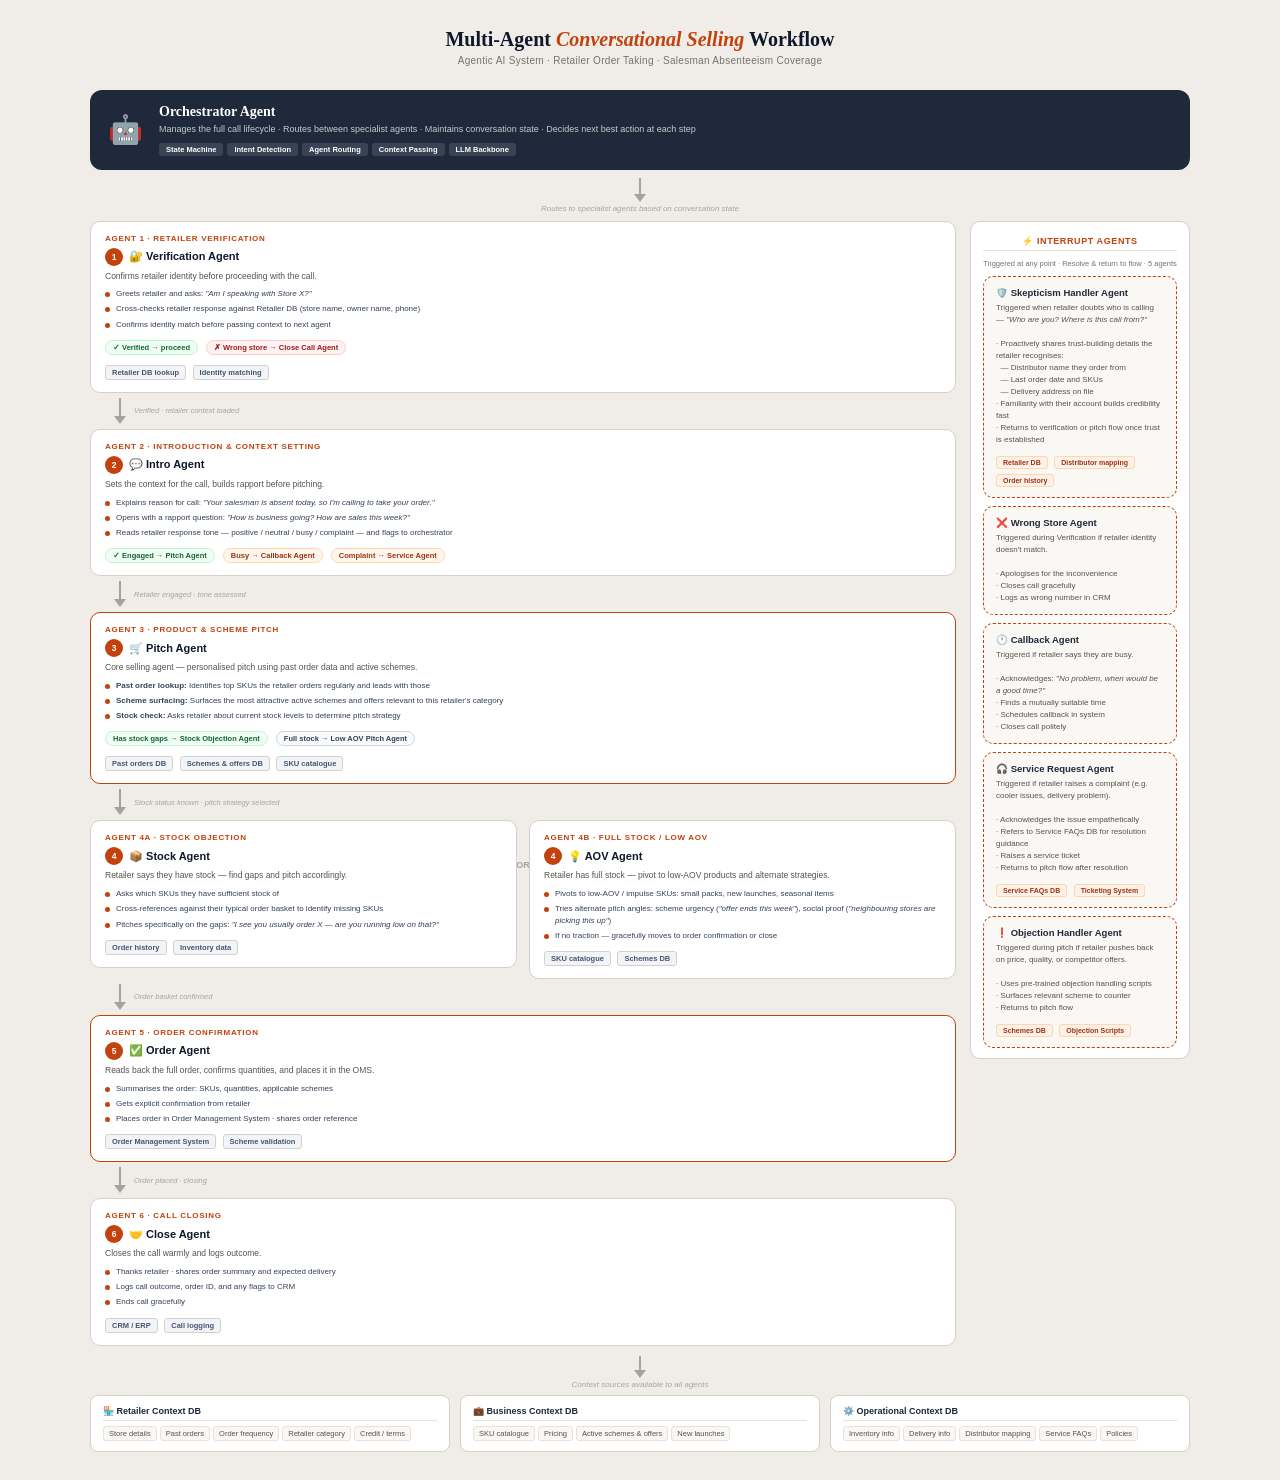
<file: multi_agent_workflow.html>
<!DOCTYPE html>
<html lang="en">
<head>
<meta charset="UTF-8">
<title>Multi-Agent Conversational Selling Workflow</title>
<style>
* { box-sizing: border-box; margin: 0; padding: 0; }
body {
  font-family: 'Segoe UI', Arial, sans-serif;
  background: #F0EDE8;
  padding: 28px 24px;
  color: #1a1a1a;
}

h1 {
  text-align: center;
  font-size: 20px;
  font-weight: 800;
  color: #0F172A;
  margin-bottom: 4px;
  font-family: 'Georgia', serif;
}
h1 span { color: #C2410C; font-style: italic; }
.subtitle {
  text-align: center;
  font-size: 10px;
  color: #78716C;
  margin-bottom: 24px;
  letter-spacing: 0.3px;
}

.page {
  max-width: 1100px;
  margin: 0 auto;
}

/* ── ARROWS ── */
.arr-down {
  display: flex; flex-direction: column; align-items: center;
  margin: 4px auto;
}
.arr-down .line { width: 2px; height: 16px; background: #A8A29E; }
.arr-down .head {
  width: 0; height: 0;
  border-left: 6px solid transparent;
  border-right: 6px solid transparent;
  border-top: 8px solid #A8A29E;
}
.arr-label { font-size: 8px; color: #A8A29E; font-style: italic; margin-top: 2px; text-align: center; }

.arr-right {
  display: flex; align-items: center; flex-shrink: 0; padding: 0 4px;
}
.arr-right .line { height: 2px; width: 18px; background: #A8A29E; }
.arr-right .head {
  width: 0; height: 0;
  border-top: 5px solid transparent;
  border-bottom: 5px solid transparent;
  border-left: 7px solid #A8A29E;
}

/* ── SHARED CARD ── */
.card {
  background: #fff;
  border: 1px solid #D6D0C8;
  border-radius: 10px;
  padding: 12px 14px;
}
.card-accent {
  background: #fff;
  border: 1.5px solid #C2410C;
  border-radius: 10px;
  padding: 12px 14px;
}

.agent-label {
  font-size: 8px;
  font-weight: 700;
  letter-spacing: 0.7px;
  text-transform: uppercase;
  color: #C2410C;
  margin-bottom: 5px;
}
.agent-title {
  font-size: 11px;
  font-weight: 700;
  color: #0F172A;
  margin-bottom: 3px;
  display: flex;
  align-items: center;
  gap: 6px;
}
.agent-desc {
  font-size: 8.5px;
  color: #57534E;
  line-height: 1.5;
  margin-top: 4px;
}

.tag {
  display: inline-block;
  font-size: 7.5px;
  font-weight: 600;
  padding: 2px 6px;
  border-radius: 3px;
  background: #F1F5F9;
  border: 1px solid #D6D0C8;
  color: #475569;
  margin: 2px 2px 0 0;
}
.tag-orange {
  background: #FFF0E8;
  border-color: #FED7AA;
  color: #9A3412;
}
.tag-slate {
  background: #F8FAFC;
  border-color: #CBD5E1;
  color: #334155;
}

/* ── ORCHESTRATOR ── */
.orchestrator {
  background: #1E293B;
  border-radius: 12px;
  padding: 14px 18px;
  color: #fff;
  display: flex;
  align-items: center;
  gap: 16px;
  margin-bottom: 0;
}
.orch-icon { font-size: 28px; flex-shrink: 0; }
.orch-text { flex: 1; }
.orch-title { font-size: 14px; font-weight: 700; font-family: 'Georgia', serif; margin-bottom: 3px; }
.orch-sub { font-size: 9px; opacity: 0.75; line-height: 1.5; }
.orch-tags { display: flex; flex-wrap: wrap; gap: 4px; margin-top: 6px; }
.orch-tag {
  font-size: 7.5px; font-weight: 600;
  padding: 2px 7px; border-radius: 3px;
  background: rgba(255,255,255,0.12);
  color: #fff;
}

/* ── MAIN FLOW LAYOUT ── */
.main-flow {
  display: grid;
  grid-template-columns: 1fr 220px;
  gap: 14px;
  align-items: start;
}

/* left = linear agent chain */
.agent-chain {
  display: flex;
  flex-direction: column;
  align-items: stretch;
  gap: 0;
}

/* each agent row */
.agent-row {
  display: flex;
  align-items: stretch;
  gap: 0;
}

/* agent main block */
.agent-block {
  flex: 1;
  background: #fff;
  border: 1px solid #D6D0C8;
  border-radius: 10px;
  padding: 12px 14px;
  position: relative;
}
.agent-block.highlight {
  border-color: #C2410C;
  border-width: 1.5px;
}

/* side branch (for decision outcomes) */
.side-branch {
  display: flex;
  align-items: center;
  flex-shrink: 0;
}

/* decision diamond */
.diamond-wrap {
  display: flex;
  flex-direction: column;
  align-items: center;
  margin: 0;
}
.diamond {
  width: 52px; height: 52px;
  background: #FFF8F5;
  border: 1.5px solid #C2410C;
  border-radius: 4px;
  transform: rotate(45deg);
  display: flex;
  align-items: center;
  justify-content: center;
  flex-shrink: 0;
}
.diamond-inner {
  transform: rotate(-45deg);
  font-size: 8px;
  font-weight: 700;
  color: #C2410C;
  text-align: center;
  line-height: 1.2;
  padding: 2px;
}

/* interrupt agents on right col */
.interrupt-col {
  display: flex;
  flex-direction: column;
  gap: 10px;
}
.interrupt-agent {
  background: #FAF8F5;
  border: 1px dashed #C2410C;
  border-radius: 10px;
  padding: 10px 12px;
}
.interrupt-agent-title {
  font-size: 9.5px;
  font-weight: 700;
  color: #1E293B;
  margin-bottom: 4px;
  display: flex;
  align-items: center;
  gap: 5px;
}
.interrupt-agent-sub {
  font-size: 8px;
  color: #57534E;
  line-height: 1.5;
}
.interrupt-header {
  font-size: 9px;
  font-weight: 700;
  letter-spacing: 0.6px;
  text-transform: uppercase;
  color: #C2410C;
  margin-bottom: 8px;
  text-align: center;
  padding: 4px 8px;
  border-bottom: 1px solid #E7E2DA;
}

/* context sources bottom */
.context-row {
  display: grid;
  grid-template-columns: repeat(3, 1fr);
  gap: 10px;
}
.ctx-block {
  background: #fff;
  border: 1px solid #D6D0C8;
  border-radius: 8px;
  padding: 10px 12px;
}
.ctx-block-title {
  font-size: 9px;
  font-weight: 700;
  color: #1E293B;
  margin-bottom: 5px;
  display: flex;
  align-items: center;
  gap: 4px;
  padding-bottom: 4px;
  border-bottom: 1px solid #E7E2DA;
}
.ctx-tags { display: flex; flex-wrap: wrap; gap: 3px; }
.ctx-tag {
  font-size: 7.5px;
  background: #FAF8F5;
  border: 1px solid #E7E2DA;
  color: #57534E;
  padding: 2px 5px;
  border-radius: 3px;
}

/* step badge */
.step-badge {
  display: inline-flex;
  align-items: center;
  justify-content: center;
  width: 18px; height: 18px;
  background: #C2410C;
  color: #fff;
  border-radius: 50%;
  font-size: 8.5px;
  font-weight: 700;
  flex-shrink: 0;
}

/* outcome pill */
.outcome {
  display: inline-flex;
  align-items: center;
  gap: 3px;
  font-size: 7.5px;
  font-weight: 600;
  padding: 2px 7px;
  border-radius: 10px;
  margin: 2px 2px 0 0;
}
.outcome-green  { background: #F0FDF4; color: #166534; border: 1px solid #BBF7D0; }
.outcome-red    { background: #FEF2F2; color: #991B1B; border: 1px solid #FECACA; }
.outcome-orange { background: #FFF7ED; color: #9A3412; border: 1px solid #FED7AA; }
.outcome-slate  { background: #F8FAFC; color: #334155; border: 1px solid #CBD5E1; }

/* sub-steps within an agent */
.sub-steps { margin-top: 6px; }
.sub-step {
  display: flex;
  align-items: flex-start;
  gap: 6px;
  margin-bottom: 4px;
  font-size: 8px;
  color: #334155;
  line-height: 1.4;
}
.sub-dot {
  width: 5px; height: 5px;
  background: #C2410C;
  border-radius: 50%;
  flex-shrink: 0;
  margin-top: 4px;
}

/* between-agent arrow with label */
.between-arr {
  display: flex;
  align-items: center;
  gap: 6px;
  margin: 5px 0 5px 20px;
}
.ba-line { width: 2px; height: 20px; background: #A8A29E; margin: 0 auto; }
.ba-head {
  width: 0; height: 0;
  border-left: 6px solid transparent;
  border-right: 6px solid transparent;
  border-top: 8px solid #A8A29E;
  margin: 0 auto;
}
.ba-label {
  font-size: 7.5px;
  color: #A8A29E;
  font-style: italic;
}
</style>
</head>
<body>

<h1>Multi-Agent <span>Conversational Selling</span> Workflow</h1>
<div class="subtitle">Agentic AI System · Retailer Order Taking · Salesman Absenteeism Coverage</div>

<div class="page">

  <!-- ORCHESTRATOR -->
  <div class="orchestrator">
    <div class="orch-icon">🤖</div>
    <div class="orch-text">
      <div class="orch-title">Orchestrator Agent</div>
      <div class="orch-sub">Manages the full call lifecycle · Routes between specialist agents · Maintains conversation state · Decides next best action at each step</div>
      <div class="orch-tags">
        <span class="orch-tag">State Machine</span>
        <span class="orch-tag">Intent Detection</span>
        <span class="orch-tag">Agent Routing</span>
        <span class="orch-tag">Context Passing</span>
        <span class="orch-tag">LLM Backbone</span>
      </div>
    </div>
  </div>

  <div class="arr-down" style="margin: 8px auto;">
    <div class="line"></div><div class="head"></div>
    <div class="arr-label">Routes to specialist agents based on conversation state</div>
  </div>

  <!-- MAIN FLOW + INTERRUPT COL -->
  <div class="main-flow">

    <!-- LEFT: LINEAR AGENT CHAIN -->
    <div class="agent-chain">

      <!-- AGENT 1: VERIFICATION -->
      <div class="agent-block">
        <div class="agent-label">Agent 1 · Retailer Verification</div>
        <div class="agent-title"><span class="step-badge">1</span> 🔐 Verification Agent</div>
        <div class="agent-desc">Confirms retailer identity before proceeding with the call.</div>
        <div class="sub-steps">
          <div class="sub-step"><div class="sub-dot"></div><span>Greets retailer and asks: <em>"Am I speaking with Store X?"</em></span></div>
          <div class="sub-step"><div class="sub-dot"></div><span>Cross-checks retailer response against Retailer DB (store name, owner name, phone)</span></div>
          <div class="sub-step"><div class="sub-dot"></div><span>Confirms identity match before passing context to next agent</span></div>
        </div>
        <div style="margin-top:8px; display:flex; gap:6px; flex-wrap:wrap;">
          <span class="outcome outcome-green">✓ Verified → proceed</span>
          <span class="outcome outcome-red">✗ Wrong store → Close Call Agent</span>
        </div>
        <div style="margin-top:6px;">
          <span class="tag">Retailer DB lookup</span>
          <span class="tag">Identity matching</span>
        </div>
      </div>

      <div style="display:flex;flex-direction:column;align-items:flex-start;margin:5px 0 5px 24px;">
        <div style="display:flex;align-items:center;gap:8px;">
          <div style="display:flex;flex-direction:column;align-items:center;">
            <div style="width:2px;height:18px;background:#A8A29E;"></div>
            <div style="width:0;height:0;border-left:6px solid transparent;border-right:6px solid transparent;border-top:8px solid #A8A29E;"></div>
          </div>
          <span style="font-size:7.5px;color:#A8A29E;font-style:italic;">Verified · retailer context loaded</span>
        </div>
      </div>

      <!-- AGENT 2: INTRO -->
      <div class="agent-block">
        <div class="agent-label">Agent 2 · Introduction & Context Setting</div>
        <div class="agent-title"><span class="step-badge">2</span> 💬 Intro Agent</div>
        <div class="agent-desc">Sets the context for the call, builds rapport before pitching.</div>
        <div class="sub-steps">
          <div class="sub-step"><div class="sub-dot"></div><span>Explains reason for call: <em>"Your salesman is absent today, so I'm calling to take your order."</em></span></div>
          <div class="sub-step"><div class="sub-dot"></div><span>Opens with a rapport question: <em>"How is business going? How are sales this week?"</em></span></div>
          <div class="sub-step"><div class="sub-dot"></div><span>Reads retailer response tone — positive / neutral / busy / complaint — and flags to orchestrator</span></div>
        </div>
        <div style="margin-top:8px; display:flex; gap:6px; flex-wrap:wrap;">
          <span class="outcome outcome-green">✓ Engaged → Pitch Agent</span>
          <span class="outcome outcome-orange">Busy → Callback Agent</span>
          <span class="outcome outcome-orange">Complaint → Service Agent</span>
        </div>
      </div>

      <div style="display:flex;flex-direction:column;align-items:flex-start;margin:5px 0 5px 24px;">
        <div style="display:flex;align-items:center;gap:8px;">
          <div style="display:flex;flex-direction:column;align-items:center;">
            <div style="width:2px;height:18px;background:#A8A29E;"></div>
            <div style="width:0;height:0;border-left:6px solid transparent;border-right:6px solid transparent;border-top:8px solid #A8A29E;"></div>
          </div>
          <span style="font-size:7.5px;color:#A8A29E;font-style:italic;">Retailer engaged · tone assessed</span>
        </div>
      </div>

      <!-- AGENT 3: PITCH -->
      <div class="agent-block highlight">
        <div class="agent-label">Agent 3 · Product & Scheme Pitch</div>
        <div class="agent-title"><span class="step-badge">3</span> 🛒 Pitch Agent</div>
        <div class="agent-desc">Core selling agent — personalised pitch using past order data and active schemes.</div>
        <div class="sub-steps">
          <div class="sub-step"><div class="sub-dot"></div><span><strong>Past order lookup:</strong> Identifies top SKUs the retailer orders regularly and leads with those</span></div>
          <div class="sub-step"><div class="sub-dot"></div><span><strong>Scheme surfacing:</strong> Surfaces the most attractive active schemes and offers relevant to this retailer's category</span></div>
          <div class="sub-step"><div class="sub-dot"></div><span><strong>Stock check:</strong> Asks retailer about current stock levels to determine pitch strategy</span></div>
        </div>
        <div style="margin-top:8px; display:flex; gap:6px; flex-wrap:wrap;">
          <span class="outcome outcome-green">Has stock gaps → Stock Objection Agent</span>
          <span class="outcome outcome-slate">Full stock → Low AOV Pitch Agent</span>
        </div>
        <div style="margin-top:6px;">
          <span class="tag">Past orders DB</span>
          <span class="tag">Schemes & offers DB</span>
          <span class="tag">SKU catalogue</span>
        </div>
      </div>

      <div style="display:flex;flex-direction:column;align-items:flex-start;margin:5px 0 5px 24px;">
        <div style="display:flex;align-items:center;gap:8px;">
          <div style="display:flex;flex-direction:column;align-items:center;">
            <div style="width:2px;height:18px;background:#A8A29E;"></div>
            <div style="width:0;height:0;border-left:6px solid transparent;border-right:6px solid transparent;border-top:8px solid #A8A29E;"></div>
          </div>
          <span style="font-size:7.5px;color:#A8A29E;font-style:italic;">Stock status known · pitch strategy selected</span>
        </div>
      </div>

      <!-- AGENTS 4A + 4B side by side -->
      <div style="display:grid;grid-template-columns:1fr 12px 1fr;gap:0;align-items:start;">

        <!-- 4A: Stock objection -->
        <div class="agent-block">
          <div class="agent-label">Agent 4A · Stock Objection</div>
          <div class="agent-title"><span class="step-badge">4</span> 📦 Stock Agent</div>
          <div class="agent-desc">Retailer says they have stock — find gaps and pitch accordingly.</div>
          <div class="sub-steps">
            <div class="sub-step"><div class="sub-dot"></div><span>Asks which SKUs they have sufficient stock of</span></div>
            <div class="sub-step"><div class="sub-dot"></div><span>Cross-references against their typical order basket to identify missing SKUs</span></div>
            <div class="sub-step"><div class="sub-dot"></div><span>Pitches specifically on the gaps: <em>"I see you usually order X — are you running low on that?"</em></span></div>
          </div>
          <div style="margin-top:6px;">
            <span class="tag">Order history</span>
            <span class="tag">Inventory data</span>
          </div>
        </div>

        <!-- divider -->
        <div style="display:flex;align-items:center;justify-content:center;padding-top:40px;">
          <div style="font-size:9px;color:#A8A29E;font-weight:700;">OR</div>
        </div>

        <!-- 4B: Full stock / Low AOV -->
        <div class="agent-block">
          <div class="agent-label">Agent 4B · Full Stock / Low AOV</div>
          <div class="agent-title"><span class="step-badge">4</span> 💡 AOV Agent</div>
          <div class="agent-desc">Retailer has full stock — pivot to low-AOV products and alternate strategies.</div>
          <div class="sub-steps">
            <div class="sub-step"><div class="sub-dot"></div><span>Pivots to low-AOV / impulse SKUs: small packs, new launches, seasonal items</span></div>
            <div class="sub-step"><div class="sub-dot"></div><span>Tries alternate pitch angles: scheme urgency (<em>"offer ends this week"</em>), social proof (<em>"neighbouring stores are picking this up"</em>)</span></div>
            <div class="sub-step"><div class="sub-dot"></div><span>If no traction — gracefully moves to order confirmation or close</span></div>
          </div>
          <div style="margin-top:6px;">
            <span class="tag">SKU catalogue</span>
            <span class="tag">Schemes DB</span>
          </div>
        </div>

      </div>

      <div style="display:flex;flex-direction:column;align-items:flex-start;margin:5px 0 5px 24px;">
        <div style="display:flex;align-items:center;gap:8px;">
          <div style="display:flex;flex-direction:column;align-items:center;">
            <div style="width:2px;height:18px;background:#A8A29E;"></div>
            <div style="width:0;height:0;border-left:6px solid transparent;border-right:6px solid transparent;border-top:8px solid #A8A29E;"></div>
          </div>
          <span style="font-size:7.5px;color:#A8A29E;font-style:italic;">Order basket confirmed</span>
        </div>
      </div>

      <!-- AGENT 5: ORDER CONFIRMATION -->
      <div class="agent-block highlight">
        <div class="agent-label">Agent 5 · Order Confirmation</div>
        <div class="agent-title"><span class="step-badge">5</span> ✅ Order Agent</div>
        <div class="agent-desc">Reads back the full order, confirms quantities, and places it in the OMS.</div>
        <div class="sub-steps">
          <div class="sub-step"><div class="sub-dot"></div><span>Summarises the order: SKUs, quantities, applicable schemes</span></div>
          <div class="sub-step"><div class="sub-dot"></div><span>Gets explicit confirmation from retailer</span></div>
          <div class="sub-step"><div class="sub-dot"></div><span>Places order in Order Management System · shares order reference</span></div>
        </div>
        <div style="margin-top:6px;">
          <span class="tag">Order Management System</span>
          <span class="tag">Scheme validation</span>
        </div>
      </div>

      <div style="display:flex;flex-direction:column;align-items:flex-start;margin:5px 0 5px 24px;">
        <div style="display:flex;align-items:center;gap:8px;">
          <div style="display:flex;flex-direction:column;align-items:center;">
            <div style="width:2px;height:18px;background:#A8A29E;"></div>
            <div style="width:0;height:0;border-left:6px solid transparent;border-right:6px solid transparent;border-top:8px solid #A8A29E;"></div>
          </div>
          <span style="font-size:7.5px;color:#A8A29E;font-style:italic;">Order placed · closing</span>
        </div>
      </div>

      <!-- AGENT 6: CLOSE -->
      <div class="agent-block">
        <div class="agent-label">Agent 6 · Call Closing</div>
        <div class="agent-title"><span class="step-badge">6</span> 🤝 Close Agent</div>
        <div class="agent-desc">Closes the call warmly and logs outcome.</div>
        <div class="sub-steps">
          <div class="sub-step"><div class="sub-dot"></div><span>Thanks retailer · shares order summary and expected delivery</span></div>
          <div class="sub-step"><div class="sub-dot"></div><span>Logs call outcome, order ID, and any flags to CRM</span></div>
          <div class="sub-step"><div class="sub-dot"></div><span>Ends call gracefully</span></div>
        </div>
        <div style="margin-top:6px;">
          <span class="tag">CRM / ERP</span>
          <span class="tag">Call logging</span>
        </div>
      </div>

    </div>

    <!-- RIGHT: INTERRUPT AGENTS -->
    <div class="interrupt-col">

      <div class="card" style="padding:10px 12px;">
        <div class="interrupt-header">⚡ Interrupt Agents</div>
        <div style="font-size:7.5px;color:#78716C;text-align:center;margin-bottom:8px;">Triggered at any point · Resolve & return to flow · 5 agents</div>

        <!-- Skepticism Handler -->
        <div class="interrupt-agent" style="margin-bottom:8px;">
          <div class="interrupt-agent-title">🛡️ Skepticism Handler Agent</div>
          <div class="interrupt-agent-sub">
            Triggered when retailer doubts who is calling — <em>"Who are you? Where is this call from?"</em><br><br>
            · Proactively shares trust-building details the retailer recognises:<br>
            &nbsp;&nbsp;— Distributor name they order from<br>
            &nbsp;&nbsp;— Last order date and SKUs<br>
            &nbsp;&nbsp;— Delivery address on file<br>
            · Familiarity with their account builds credibility fast<br>
            · Returns to verification or pitch flow once trust is established
          </div>
          <div style="margin-top:5px;">
            <span class="tag tag-orange" style="font-size:7px;">Retailer DB</span>
            <span class="tag tag-orange" style="font-size:7px;">Distributor mapping</span>
            <span class="tag tag-orange" style="font-size:7px;">Order history</span>
          </div>
        </div>

        <!-- Wrong Store -->
        <div class="interrupt-agent" style="margin-bottom:8px;">
          <div class="interrupt-agent-title">❌ Wrong Store Agent</div>
          <div class="interrupt-agent-sub">
            Triggered during Verification if retailer identity doesn't match.<br><br>
            · Apologises for the inconvenience<br>
            · Closes call gracefully<br>
            · Logs as wrong number in CRM
          </div>
        </div>

        <!-- Callback -->
        <div class="interrupt-agent" style="margin-bottom:8px;">
          <div class="interrupt-agent-title">🕐 Callback Agent</div>
          <div class="interrupt-agent-sub">
            Triggered if retailer says they are busy.<br><br>
            · Acknowledges: <em>"No problem, when would be a good time?"</em><br>
            · Finds a mutually suitable time<br>
            · Schedules callback in system<br>
            · Closes call politely
          </div>
        </div>

        <!-- Service Request -->
        <div class="interrupt-agent" style="margin-bottom:8px;">
          <div class="interrupt-agent-title">🎧 Service Request Agent</div>
          <div class="interrupt-agent-sub">
            Triggered if retailer raises a complaint (e.g. cooler issues, delivery problem).<br><br>
            · Acknowledges the issue empathetically<br>
            · Refers to Service FAQs DB for resolution guidance<br>
            · Raises a service ticket<br>
            · Returns to pitch flow after resolution
          </div>
          <div style="margin-top:5px;">
            <span class="tag tag-orange" style="font-size:7px;">Service FAQs DB</span>
            <span class="tag tag-orange" style="font-size:7px;">Ticketing System</span>
          </div>
        </div>

        <!-- Objection Handler -->
        <div class="interrupt-agent">
          <div class="interrupt-agent-title">❗ Objection Handler Agent</div>
          <div class="interrupt-agent-sub">
            Triggered during pitch if retailer pushes back on price, quality, or competitor offers.<br><br>
            · Uses pre-trained objection handling scripts<br>
            · Surfaces relevant scheme to counter<br>
            · Returns to pitch flow
          </div>
          <div style="margin-top:5px;">
            <span class="tag tag-orange" style="font-size:7px;">Schemes DB</span>
            <span class="tag tag-orange" style="font-size:7px;">Objection Scripts</span>
          </div>
        </div>

      </div>

    </div>
  </div>

  <!-- CONTEXT SOURCES -->
  <div style="display:flex;flex-direction:column;align-items:center;margin:10px 0 6px;">
    <div style="width:2px;height:14px;background:#A8A29E;"></div>
    <div style="width:0;height:0;border-left:6px solid transparent;border-right:6px solid transparent;border-top:8px solid #A8A29E;"></div>
    <div style="font-size:8px;color:#A8A29E;font-style:italic;margin-top:2px;">Context sources available to all agents</div>
  </div>

  <div class="context-row">
    <div class="ctx-block">
      <div class="ctx-block-title">🏪 Retailer Context DB</div>
      <div class="ctx-tags">
        <span class="ctx-tag">Store details</span>
        <span class="ctx-tag">Past orders</span>
        <span class="ctx-tag">Order frequency</span>
        <span class="ctx-tag">Retailer category</span>
        <span class="ctx-tag">Credit / terms</span>
      </div>
    </div>
    <div class="ctx-block">
      <div class="ctx-block-title">💼 Business Context DB</div>
      <div class="ctx-tags">
        <span class="ctx-tag">SKU catalogue</span>
        <span class="ctx-tag">Pricing</span>
        <span class="ctx-tag">Active schemes & offers</span>
        <span class="ctx-tag">New launches</span>
      </div>
    </div>
    <div class="ctx-block">
      <div class="ctx-block-title">⚙️ Operational Context DB</div>
      <div class="ctx-tags">
        <span class="ctx-tag">Inventory info</span>
        <span class="ctx-tag">Delivery info</span>
        <span class="ctx-tag">Distributor mapping</span>
        <span class="ctx-tag">Service FAQs</span>
        <span class="ctx-tag">Policies</span>
      </div>
    </div>
  </div>

</div>
</body>
</html>
</file>
<file: styles.css>
@import url('https://fonts.googleapis.com/css2?family=Playfair+Display:ital,wght@0,700;0,800;1,700&family=Inter:wght@300;400;500;600&display=swap');

*, *::before, *::after { box-sizing: border-box; margin: 0; padding: 0; }

:root {
  --bg: #f2f1ee;
  --bg-card: #ffffff;
  --text: #1a1a18;
  --muted: #888884;
  --orange: #c84b0c;
  --orange-light: #f0e6df;
  --border: #e0deda;
  --serif: 'Playfair Display', Georgia, serif;
  --sans: 'Inter', system-ui, sans-serif;
}

html { scroll-behavior: smooth; }

body {
  font-family: var(--sans);
  background: var(--bg);
  color: var(--text);
  font-size: 16px;
  line-height: 1.6;
  -webkit-font-smoothing: antialiased;
}

a { color: inherit; text-decoration: none; }

/* ── NAV ── */
nav {
  position: fixed; top: 0; left: 0; right: 0; z-index: 100;
  display: flex; align-items: center; justify-content: space-between;
  padding: 20px 48px;
  background: rgba(242,241,238,0.92);
  backdrop-filter: blur(12px);
  border-bottom: 1px solid transparent;
  transition: border-color 0.3s;
}
nav.scrolled { border-color: var(--border); }
.nav-logo { font-family: var(--sans); font-weight: 600; font-size: 15px; letter-spacing: -0.01em; }
.nav-links { display: flex; align-items: center; gap: 36px; }
.nav-links a { font-size: 14px; color: var(--muted); transition: color 0.2s; }
.nav-links a:hover { color: var(--text); }
.nav-links a.active { color: var(--orange); font-weight: 500; }

/* ── HERO ── */
.hero {
  min-height: auto;
  padding: 120px 48px 60px;
  display: grid;
  grid-template-columns: 1fr 320px;
  gap: 60px;
  align-items: start;
}
.hero-left { padding-top: 20px; }
.role-tag {
  display: inline-flex; align-items: center; gap: 8px;
  font-size: 11px; font-weight: 600; letter-spacing: 0.12em;
  text-transform: uppercase; color: var(--orange);
  margin-bottom: 32px;
}
.role-dot {
  width: 8px; height: 8px; border-radius: 50%;
  background: var(--orange); flex-shrink: 0;
}
.hero-headline {
  font-family: var(--serif);
  font-size: clamp(36px, 4.5vw, 68px);
  line-height: 1.08;
  font-weight: 800;
  letter-spacing: -0.02em;
  margin-bottom: 28px;
  max-width: 620px;
}
.hero-headline em {
  font-style: italic;
  color: var(--orange);
}
.hero-sub {
  font-size: 17px; line-height: 1.7;
  color: #555550; max-width: 560px;
  margin-bottom: 40px;
}
.hero-actions { display: flex; align-items: center; gap: 24px; margin-bottom: 0; }
.btn-primary {
  display: inline-flex; align-items: center; gap: 8px;
  background: var(--orange); color: #fff;
  padding: 14px 28px; border-radius: 50px;
  font-size: 15px; font-weight: 500;
  transition: background 0.2s, transform 0.15s;
}
.btn-primary:hover { background: #a83a08; transform: translateY(-1px); }
.hero-email { font-size: 14px; color: var(--muted); }

.hero-stats { display: flex; gap: 48px; }
.stat-item {}
.stat-num { font-family: var(--serif); font-size: 36px; font-weight: 700; line-height: 1; }
.stat-label { font-size: 11px; font-weight: 600; letter-spacing: 0.1em; text-transform: uppercase; color: var(--muted); margin-top: 4px; }

/* ── HERO SIDEBAR ── */
.hero-sidebar { padding-top: 60px; }
.sidebar-project {
  display: flex; align-items: center; justify-content: space-between;
  padding: 18px 0;
  border-bottom: 1px solid var(--border);
  cursor: pointer;
  transition: opacity 0.2s;
}
.sidebar-project:first-child { border-top: 1px solid var(--border); }
.sidebar-project:hover { opacity: 0.7; }
.sidebar-left { display: flex; align-items: center; gap: 14px; }
.sidebar-bar { width: 3px; height: 20px; border-radius: 2px; flex-shrink: 0; }
.sidebar-name { font-size: 15px; font-weight: 500; }
.sidebar-tag { font-size: 11px; font-weight: 600; letter-spacing: 0.08em; text-transform: uppercase; color: var(--muted); }

/* ── MARQUEE ── */
.marquee-wrap {
  overflow: hidden;
  border-top: 1px solid var(--border);
  border-bottom: 1px solid var(--border);
  padding: 16px 0;
  background: var(--bg);
}
.marquee-track {
  display: flex; gap: 0;
  animation: marquee 28s linear infinite;
  white-space: nowrap;
}
.marquee-track:hover { animation-play-state: paused; }
.marquee-item {
  display: inline-flex; align-items: center; gap: 20px;
  font-size: 13px; font-weight: 500; letter-spacing: 0.04em;
  color: var(--muted); padding: 0 32px;
  text-transform: uppercase;
}
.marquee-item::after { content: '·'; color: var(--orange); }
@keyframes marquee { from { transform: translateX(0); } to { transform: translateX(-50%); } }

/* ── SECTION COMMON ── */
section { padding: 100px 48px; }
.section-label {
  font-size: 12px; font-weight: 600; letter-spacing: 0.12em;
  text-transform: uppercase; color: var(--orange);
  margin-bottom: 32px;
}
.section-label::before { content: '/ '; }
.section-title {
  font-family: var(--serif);
  font-size: clamp(40px, 5vw, 64px);
  font-weight: 800; line-height: 1.05;
  letter-spacing: -0.02em;
}
.section-title em { font-style: italic; color: var(--orange); }

/* ── THESIS ── */
.thesis { max-width: 900px; }
.thesis-text {
  font-size: clamp(22px, 3vw, 32px);
  line-height: 1.5; color: #3a3a36;
  font-weight: 300; margin-top: 32px;
}
.thesis-text em { font-style: italic; font-weight: 600; color: var(--text); }

/* ── WORK SECTION ── */
.work-header {
  display: flex; align-items: flex-end; justify-content: space-between;
  margin-bottom: 60px;
}
.work-count { font-family: var(--serif); font-size: 48px; font-weight: 700; color: var(--muted); }
.work-count small { display: block; font-family: var(--sans); font-size: 12px; font-weight: 500; letter-spacing: 0.1em; text-transform: uppercase; }

/* ── PROJECT CARDS ── */
.project-cards { display: flex; flex-direction: column; gap: 0; }

.project-card {
  background: var(--bg-card);
  border-radius: 16px;
  padding: 40px;
  margin-bottom: 20px;
  transition: transform 0.2s, box-shadow 0.2s;
  cursor: pointer;
  border: 1px solid var(--border);
}
.project-card:hover { transform: translateY(-2px); box-shadow: 0 8px 32px rgba(0,0,0,0.07); }

.card-featured {
  display: grid; grid-template-columns: 1fr 1fr; gap: 48px;
}
.card-grid {
  display: grid; grid-template-columns: 1fr 1fr; gap: 20px; margin-bottom: 20px;
}
.card-grid .project-card { margin-bottom: 0; }

.card-num {
  font-family: var(--serif); font-size: 20px; font-weight: 700;
  color: var(--orange); opacity: 0.5; margin-bottom: 16px;
}
.card-tags { display: flex; flex-wrap: wrap; gap: 8px; margin-bottom: 20px; }
.tag {
  padding: 4px 12px; border-radius: 50px; font-size: 12px; font-weight: 500;
  border: 1px solid var(--border); color: var(--muted);
}
.tag-live {
  background: #e8f5e9; color: #2e7d32; border-color: #c8e6c9;
  display: flex; align-items: center; gap: 5px;
}
.tag-live::before { content: ''; width: 6px; height: 6px; border-radius: 50%; background: #43a047; }
.tag-personal { background: var(--orange-light); color: var(--orange); border-color: #f0cfc0; }

.card-title { font-family: var(--serif); font-size: 28px; font-weight: 700; line-height: 1.2; margin-bottom: 6px; }
.card-subtitle { font-size: 14px; color: var(--muted); font-style: italic; margin-bottom: 20px; }
.card-desc { font-size: 15px; line-height: 1.7; color: #555550; margin-bottom: 24px; }
.card-metrics { display: flex; gap: 32px; padding-top: 20px; border-top: 1px solid var(--border); margin-bottom: 24px; }
.metric-val { font-family: var(--serif); font-size: 22px; font-weight: 700; }
.metric-label { font-size: 10px; font-weight: 600; letter-spacing: 0.08em; text-transform: uppercase; color: var(--muted); margin-top: 2px; }
.card-cta { font-size: 14px; font-weight: 600; color: var(--orange); display: inline-flex; align-items: center; gap: 6px; }
.card-cta:hover { gap: 10px; }
.card-cta::after { content: '→'; transition: margin 0.2s; }

.card-right { display: flex; flex-direction: column; justify-content: center; }
.card-right .card-desc { font-size: 16px; }

/* ── ABOUT ── */
.about-grid { display: grid; grid-template-columns: 1fr 1fr; gap: 80px; align-items: start; }
.about-text { font-size: 18px; line-height: 1.8; color: #444440; }
.about-text p { margin-bottom: 24px; }
.skills-grid { display: grid; grid-template-columns: 1fr 1fr; gap: 20px; margin-top: 48px; }
.skill-box {
  background: var(--bg-card); border: 1px solid var(--border);
  border-radius: 12px; padding: 24px;
}
.skill-icon { font-size: 22px; margin-bottom: 10px; }
.skill-title { font-size: 14px; font-weight: 600; margin-bottom: 6px; }
.skill-desc { font-size: 13px; color: var(--muted); line-height: 1.5; }

.experience { margin-top: 60px; }
.exp-item { padding: 24px 0; border-bottom: 1px solid var(--border); }
.exp-item:first-child { border-top: 1px solid var(--border); }
.exp-header { display: flex; justify-content: space-between; align-items: baseline; margin-bottom: 4px; }
.exp-company { font-weight: 600; font-size: 16px; }
.exp-years { font-size: 13px; color: var(--muted); }
.exp-role { font-size: 14px; color: var(--orange); font-weight: 500; margin-bottom: 6px; }
.exp-note { font-size: 14px; color: var(--muted); }

/* ── CONTACT ── */
.contact-section { max-width: 640px; }
.contact-headline {
  font-family: var(--serif); font-size: clamp(36px, 5vw, 60px);
  font-weight: 800; line-height: 1.1; margin: 24px 0 40px;
}
.contact-headline em { font-style: italic; color: var(--orange); }
.contact-links { display: flex; flex-direction: column; gap: 16px; }
.contact-link {
  display: flex; align-items: center; gap: 16px;
  padding: 20px 24px; background: var(--bg-card);
  border: 1px solid var(--border); border-radius: 12px;
  transition: border-color 0.2s, transform 0.15s;
}
.contact-link:hover { border-color: var(--orange); transform: translateX(4px); }
.contact-link-icon { font-size: 20px; }
.contact-link-text { font-size: 15px; font-weight: 500; }
.contact-link-sub { font-size: 13px; color: var(--muted); }
.availability { margin-top: 40px; display: flex; align-items: center; gap: 10px; font-size: 14px; color: var(--muted); }
.avail-dot { width: 8px; height: 8px; border-radius: 50%; background: #43a047; flex-shrink: 0; }

/* ── FOOTER ── */
footer {
  padding: 40px 48px;
  border-top: 1px solid var(--border);
  display: flex; justify-content: space-between; align-items: center;
  font-size: 13px; color: var(--muted);
}

/* ── CASE STUDY PAGE ── */
.cs-hero {
  padding: 140px 48px 80px;
  border-bottom: 1px solid var(--border);
}
.cs-back { display: inline-flex; align-items: center; gap: 8px; font-size: 14px; color: var(--muted); margin-bottom: 40px; cursor: pointer; }
.cs-back:hover { color: var(--text); }
.cs-title { font-family: var(--serif); font-size: clamp(40px, 6vw, 80px); font-weight: 800; line-height: 1.05; margin: 20px 0 16px; }
.cs-title em { font-style: italic; color: var(--orange); }
.cs-subtitle { font-size: 16px; color: var(--muted); font-style: italic; margin-bottom: 32px; }
.cs-meta { display: flex; gap: 12px; flex-wrap: wrap; margin-bottom: 48px; }
.cs-metrics { display: grid; grid-template-columns: repeat(4, 1fr); gap: 1px; background: var(--border); border: 1px solid var(--border); border-radius: 12px; overflow: hidden; }
.cs-metric { background: var(--bg-card); padding: 28px 24px; }
.cs-metric-val { font-family: var(--serif); font-size: 32px; font-weight: 700; color: var(--orange); }
.cs-metric-label { font-size: 11px; font-weight: 600; letter-spacing: 0.08em; text-transform: uppercase; color: var(--muted); margin-top: 4px; }

/* ── TABS ── */
.tabs { padding: 0 48px; border-bottom: 1px solid var(--border); position: sticky; top: 62px; background: var(--bg); z-index: 50; }
.tab-list { display: flex; gap: 0; }
.tab-btn {
  padding: 16px 24px; font-size: 14px; font-weight: 500;
  color: var(--muted); border: none; background: none; cursor: pointer;
  border-bottom: 2px solid transparent; margin-bottom: -1px;
  transition: color 0.2s, border-color 0.2s;
}
.tab-btn.active { color: var(--orange); border-color: var(--orange); }
.tab-btn:hover:not(.active) { color: var(--text); }

.tab-panel { display: none; padding: 60px 48px; max-width: 1200px; margin: 0 auto; }
.tab-panel.active { display: block; }

/* ── CASE STUDY CONTENT ── */
.cs-section { max-width: 100%; margin-bottom: 56px; }
.cs-section-label { font-size: 11px; font-weight: 700; letter-spacing: 0.14em; text-transform: uppercase; color: var(--orange); margin-bottom: 16px; }
.cs-section h3 { font-family: var(--serif); font-size: 26px; font-weight: 700; margin-bottom: 16px; }
.cs-section p { font-size: 16px; line-height: 1.8; color: #444440; margin-bottom: 16px; }
.cs-section ul { padding-left: 0; list-style: none; }
.cs-section ul li { padding: 8px 0 8px 24px; position: relative; font-size: 15px; color: #444440; line-height: 1.7; border-bottom: 1px solid var(--border); }
.cs-section ul li::before { content: '—'; position: absolute; left: 0; color: var(--orange); }
.cs-section ul li:last-child { border-bottom: none; }

.callout {
  background: var(--orange-light); border-left: 3px solid var(--orange);
  border-radius: 0 8px 8px 0; padding: 20px 24px; margin: 24px 0;
}
.callout-label { font-size: 11px; font-weight: 700; letter-spacing: 0.1em; text-transform: uppercase; color: var(--orange); margin-bottom: 8px; }
.callout p { margin: 0; font-size: 15px; color: #3a3a36; }

.image-placeholder {
  background: var(--bg-card); border: 2px dashed var(--border);
  border-radius: 12px; padding: 60px 40px;
  text-align: center; color: var(--muted); font-size: 14px;
  margin: 24px 0; cursor: pointer;
  transition: border-color 0.2s, background 0.2s;
}
.image-placeholder:hover { border-color: var(--orange); background: var(--orange-light); }
.image-placeholder-icon { font-size: 32px; margin-bottom: 12px; }
.image-placeholder p { margin: 0; font-size: 13px; }

.steps { counter-reset: steps; }
.step { counter-increment: steps; padding: 24px 0; border-bottom: 1px solid var(--border); }
.step:last-child { border-bottom: none; }
.step-num { font-family: var(--serif); font-size: 13px; color: var(--orange); font-weight: 700; margin-bottom: 8px; }
.step-num::before { content: '0' counter(steps); }
.step h4 { font-size: 17px; font-weight: 600; margin-bottom: 8px; }
.step p { font-size: 15px; color: #555550; line-height: 1.7; margin: 0; }

.tradeoffs { display: grid; grid-template-columns: 1fr 1fr; gap: 16px; margin-top: 16px; }
.tradeoff-card { background: var(--bg-card); border: 1px solid var(--border); border-radius: 10px; padding: 20px; }
.tradeoff-card h4 { font-size: 14px; font-weight: 600; margin-bottom: 6px; }
.tradeoff-card p { font-size: 13px; color: var(--muted); margin: 0; line-height: 1.5; }

/* ── RESPONSIVE ── */
@media (max-width: 900px) {
  nav { padding: 16px 24px; }
  .hero { grid-template-columns: 1fr; padding: 100px 24px 60px; }
  .hero-sidebar { display: none; }
  section { padding: 60px 24px; }
  .about-grid { grid-template-columns: 1fr; gap: 40px; }
  .skills-grid { grid-template-columns: 1fr 1fr; margin-top: 32px; }
  .card-featured { grid-template-columns: 1fr; }
  .card-grid { grid-template-columns: 1fr; }
  .cs-metrics { grid-template-columns: 1fr 1fr; }
  .tradeoffs { grid-template-columns: 1fr; }

  /* Tabs — horizontally scrollable on mobile */
  .tabs { padding: 0 16px; overflow-x: auto; -webkit-overflow-scrolling: touch; }
  .tabs::-webkit-scrollbar { display: none; }
  .tab-list { gap: 0; white-space: nowrap; }
  .tab-btn { padding: 14px 16px; font-size: 13px; flex-shrink: 0; }

  .tab-panel { padding: 32px 20px; }
  .cs-hero { padding: 100px 20px 48px; }
  .cs-title { font-size: clamp(32px, 8vw, 56px); }
  .cs-metrics { grid-template-columns: 1fr 1fr; }

  /* Split grids → single column */
  .split-grid { grid-template-columns: 1fr !important; gap: 32px !important; }
  .tier-grid { grid-template-columns: 1fr !important; gap: 12px !important; }

  /* Sticky diagram panels — release sticky on mobile */
  .split-grid > div[style*="sticky"],
  .split-grid > div > [style*="sticky"] { position: relative !important; top: auto !important; height: auto !important; }

  /* iframes in split layouts */
  .split-grid iframe { width: 100% !important; height: 420px !important; }

  /* Work section header */
  .work-header { flex-direction: column; align-items: flex-start; gap: 8px; margin-bottom: 32px; }
  .work-count { font-size: 32px; }

  .cs-section h3 { font-size: 22px; }
  footer { flex-direction: column; gap: 12px; text-align: center; }
}

@media (max-width: 480px) {
  nav { padding: 14px 16px; }
  .hero { padding: 90px 16px 48px; }
  .tab-panel { padding: 24px 16px; }
  .cs-hero { padding: 90px 16px 40px; }
  .cs-metrics { grid-template-columns: 1fr 1fr; }
  .skills-grid { grid-template-columns: 1fr; }
  .project-card { padding: 24px 20px; }
  .card-title { font-size: 22px; }
  .card-metrics { gap: 20px; flex-wrap: wrap; }
  .hero-actions { flex-direction: column; align-items: flex-start; gap: 16px; }
  footer { padding: 32px 16px; }
  section { padding: 48px 16px; }

  /* ev-* scoped grid inside voice agent AI eval tab */
  .ev-buckets { grid-template-columns: 1fr !important; }
}
</file>
